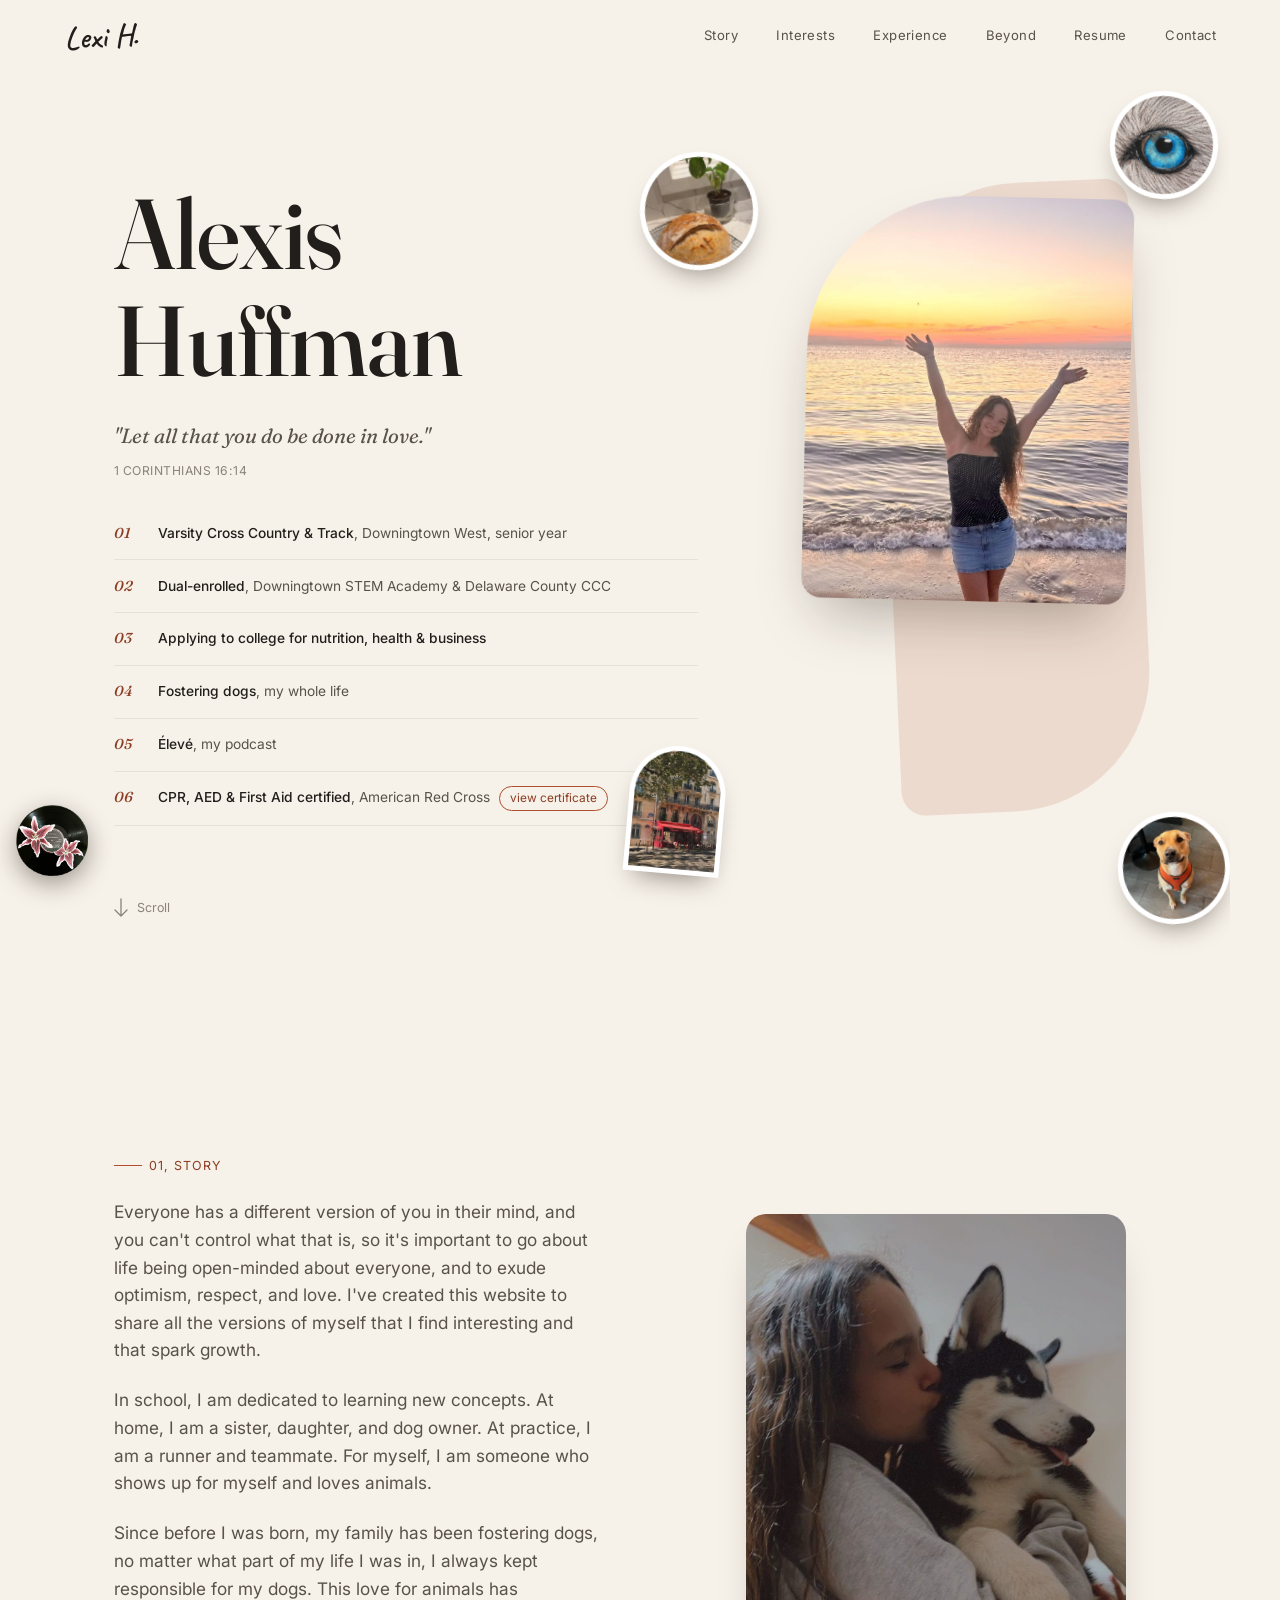
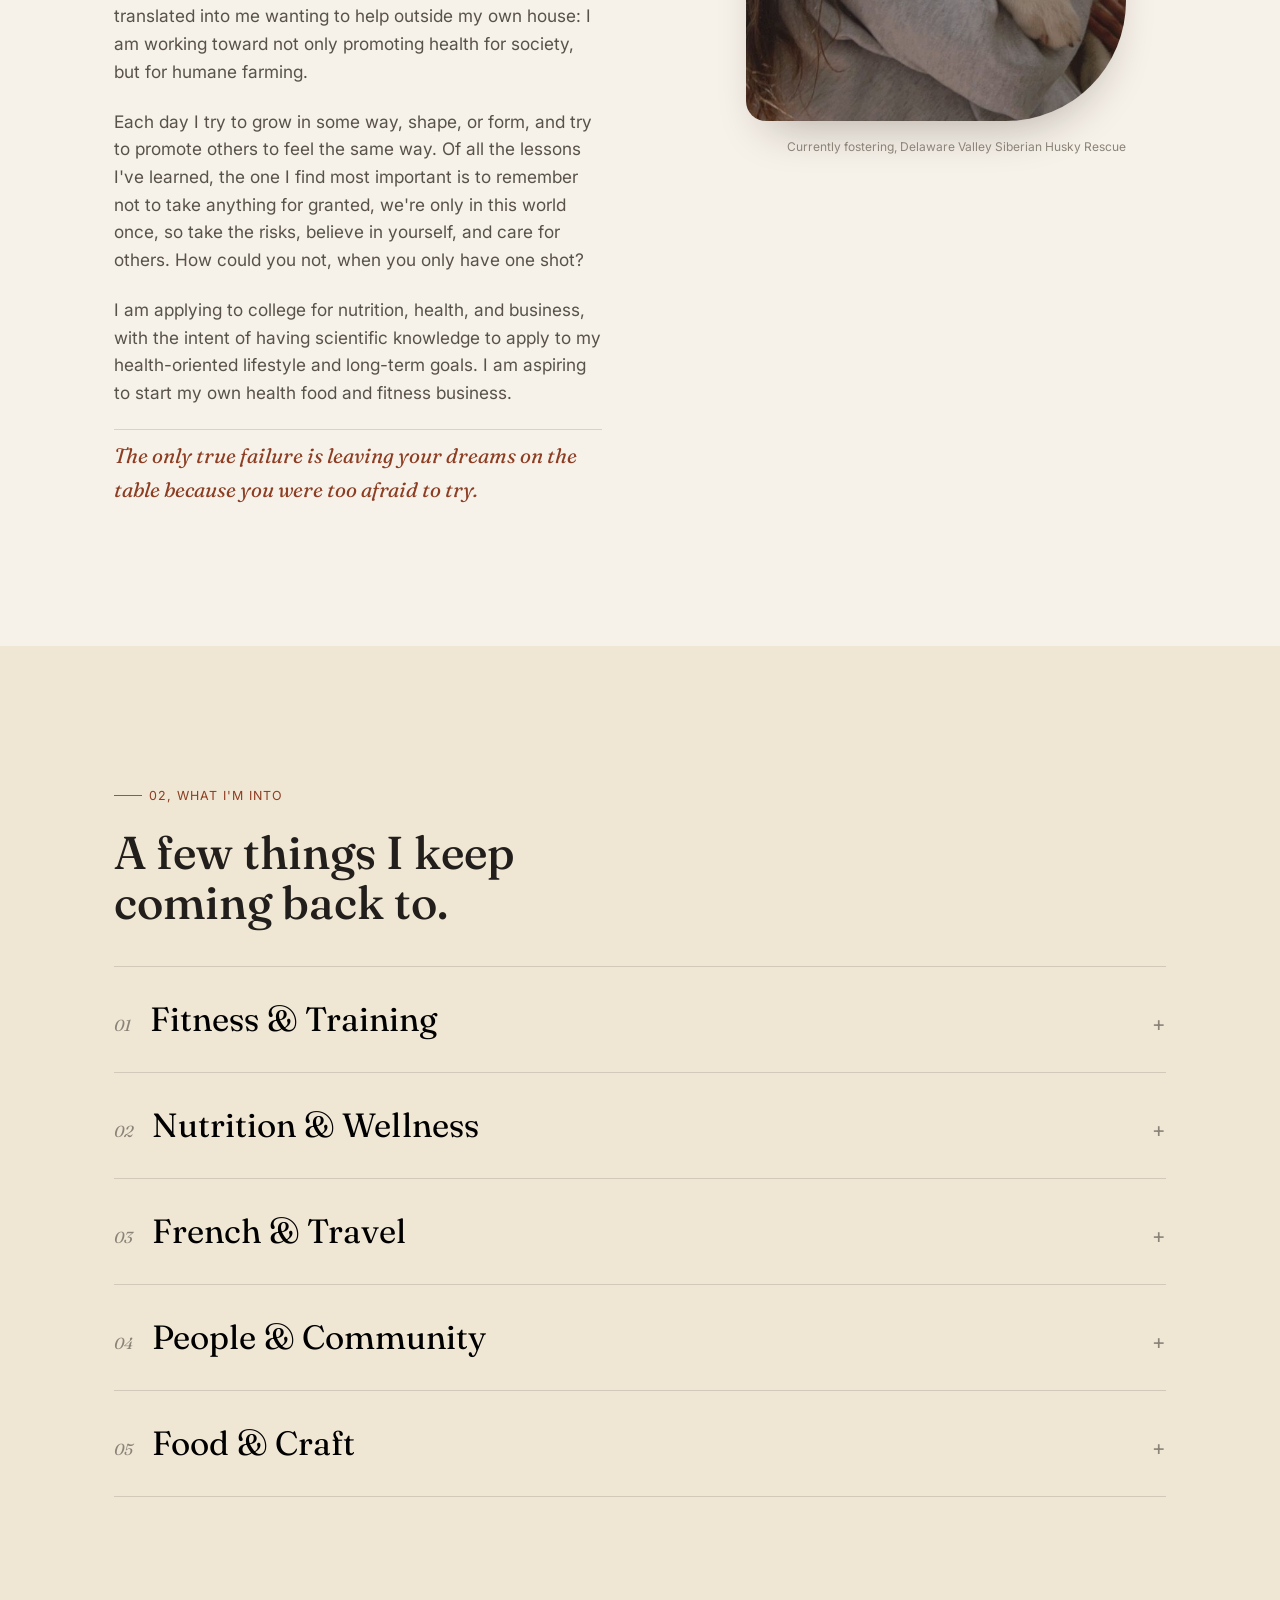
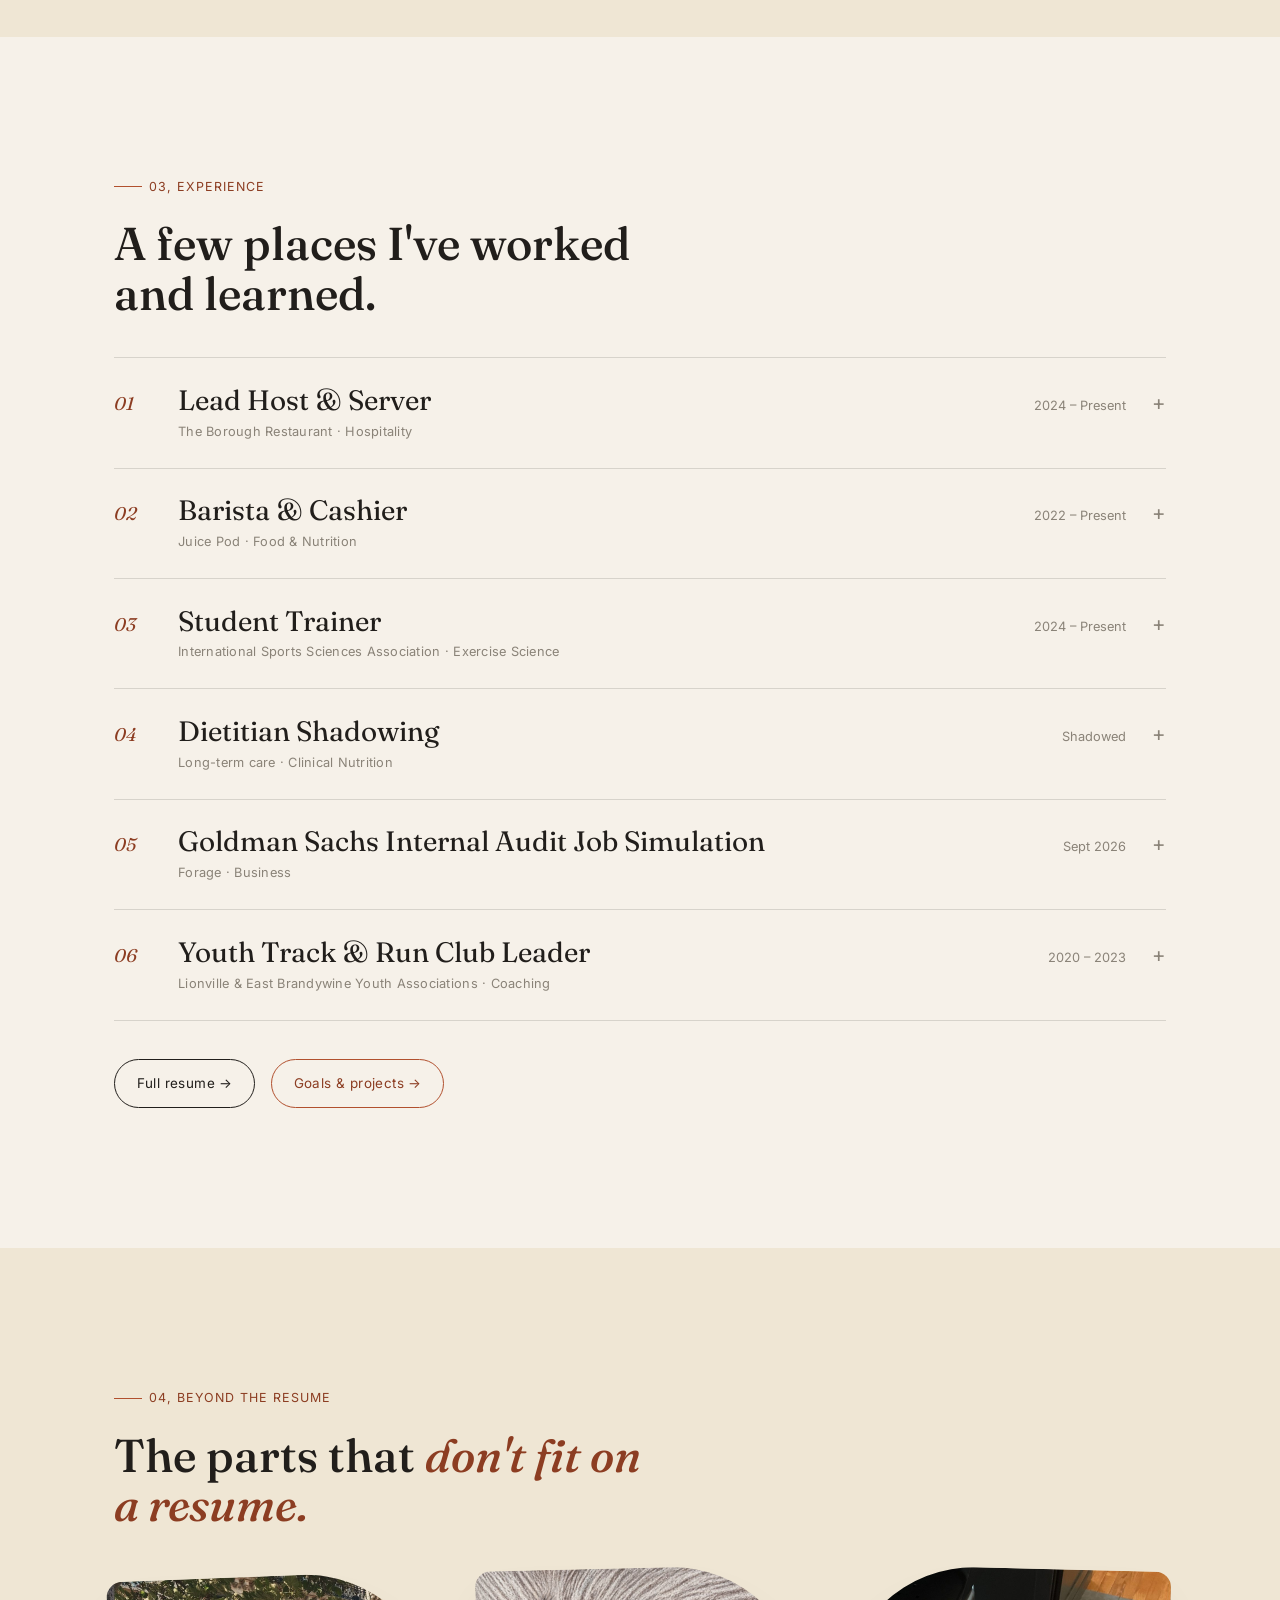
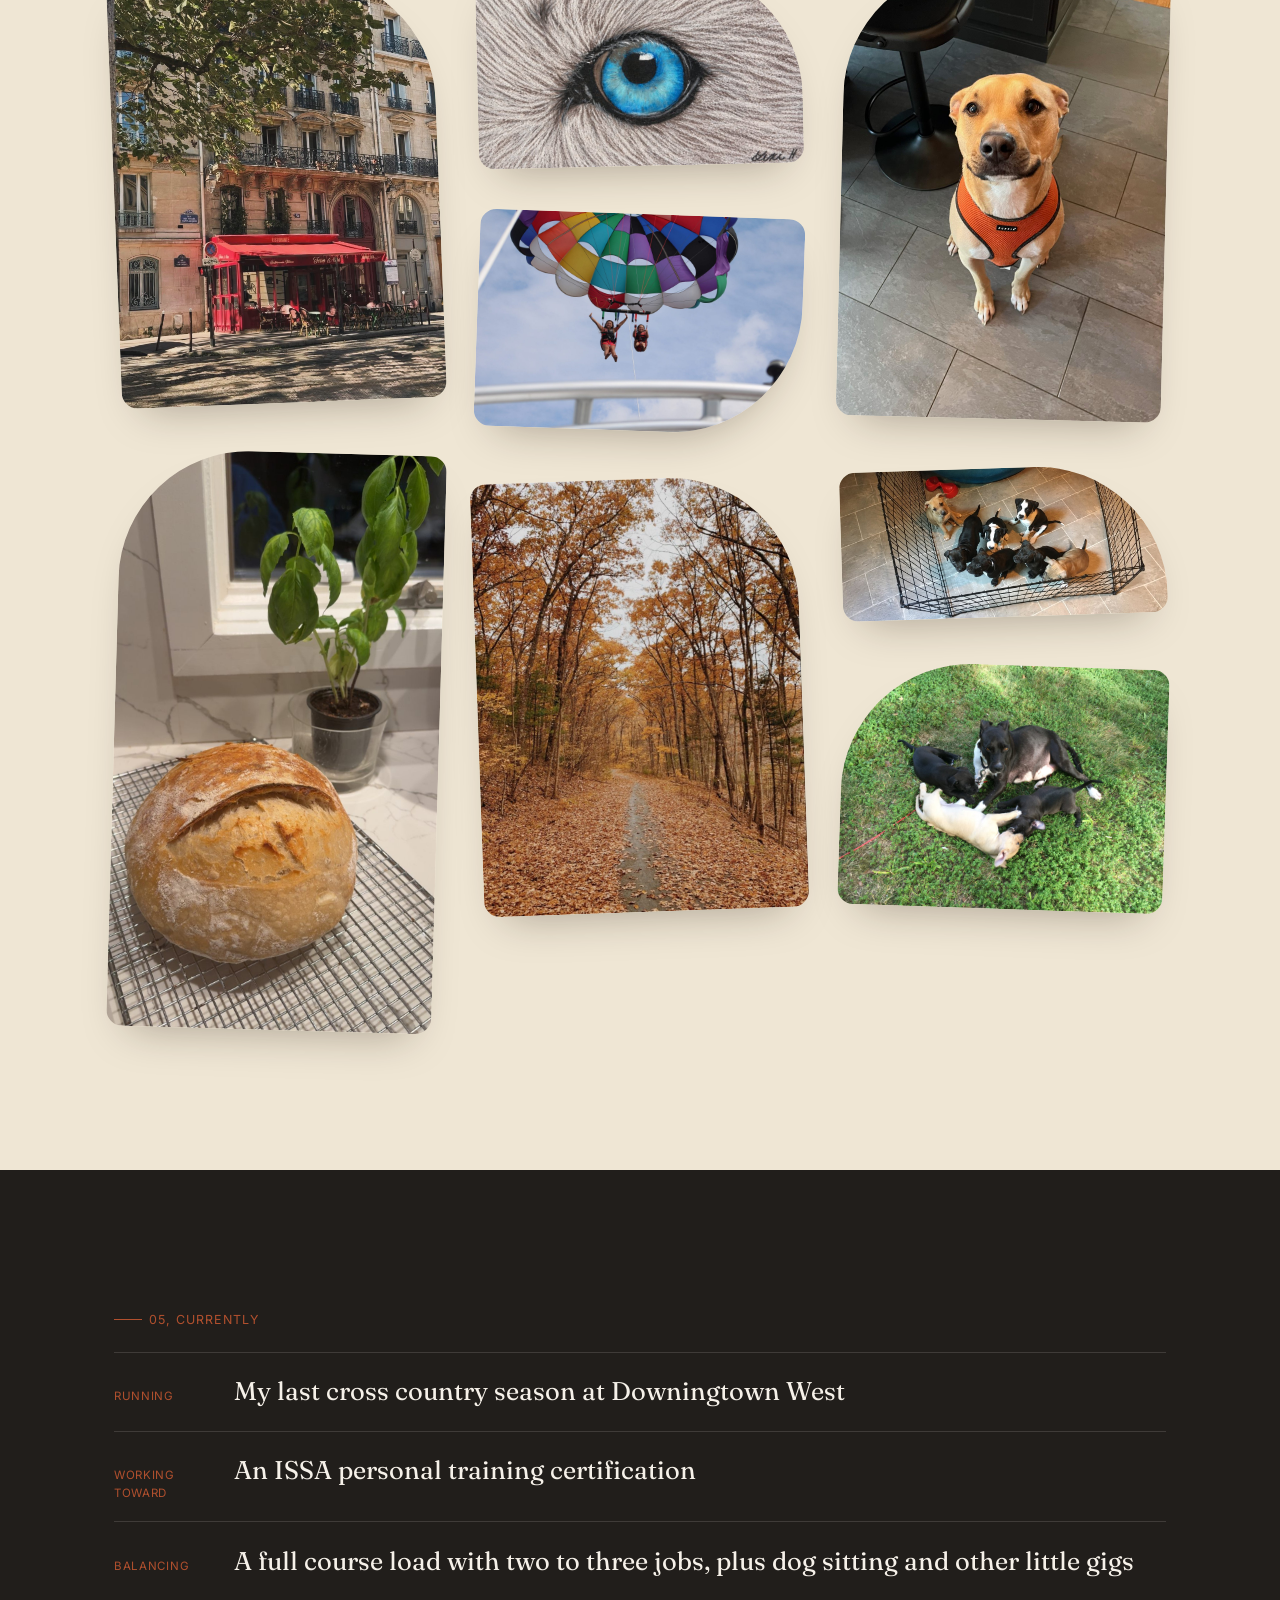
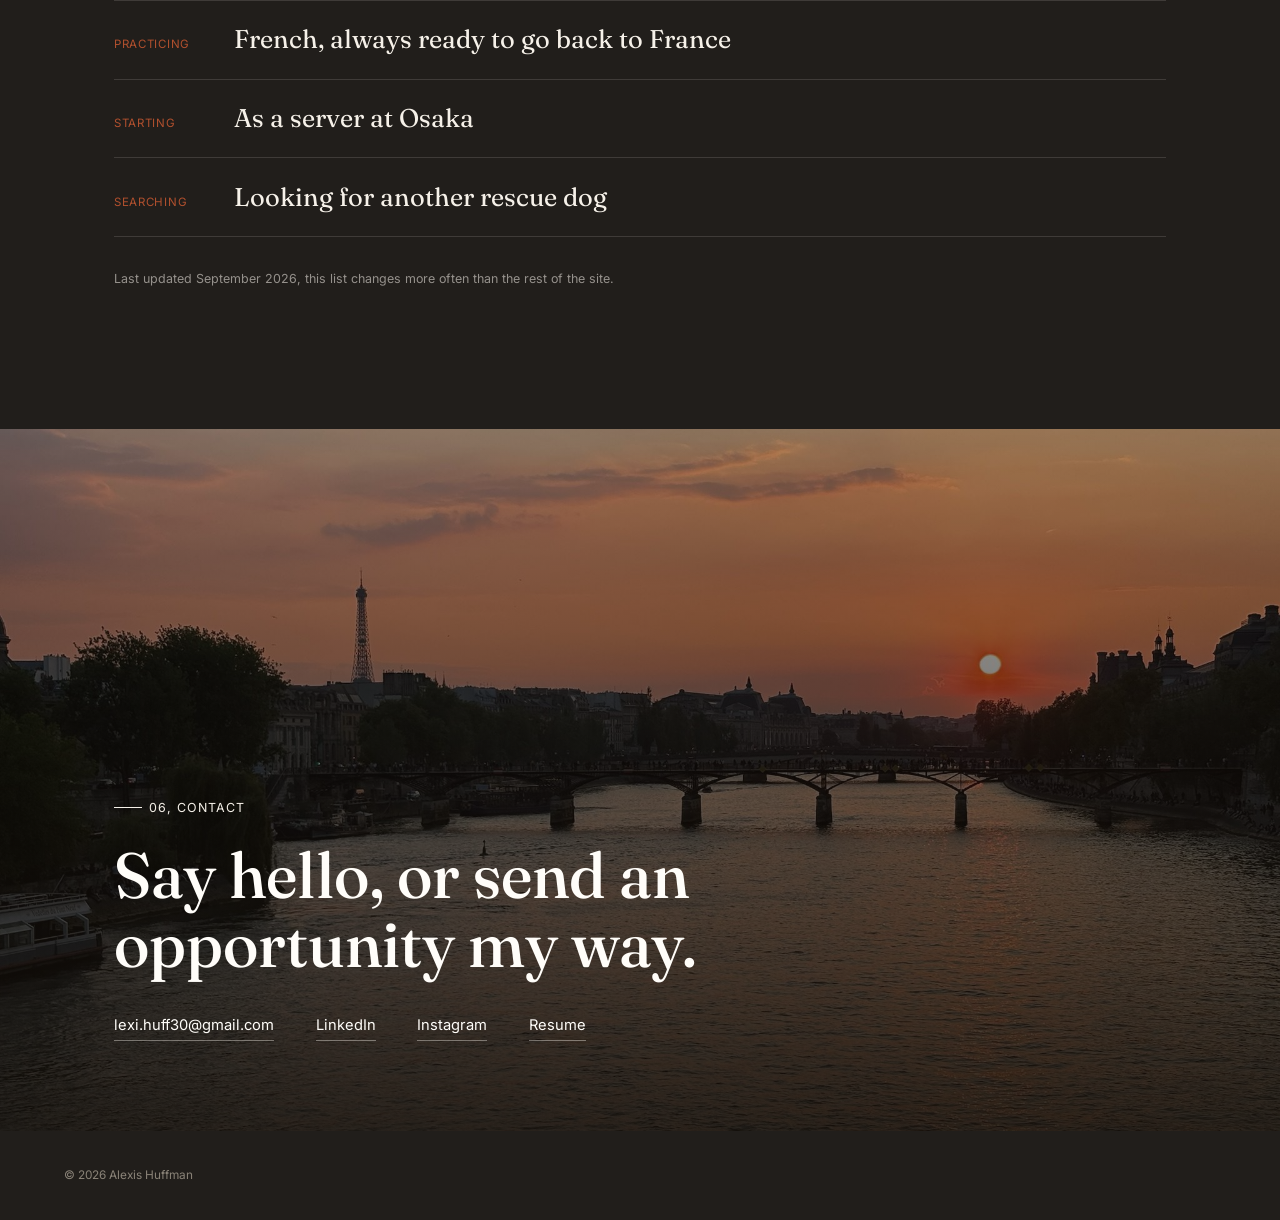
<file: index.html>
<!doctype html>
<html lang="en">
<head>
<meta charset="utf-8">
<meta name="viewport" content="width=device-width, initial-scale=1">
<title>Alexis Huffman</title>
<meta name="description" content="Alexis Huffman, varsity runner, restaurant lead host, and future health &amp; wellness professional.">

<meta property="og:type" content="website">
<meta property="og:title" content="Alexis Huffman">
<meta property="og:description" content="Varsity runner, restaurant lead host, and future health & wellness professional.">
<meta property="og:image" content="https://lexihuff30-collab.github.io/assets/images/hero-beach.jpg">
<meta property="og:url" content="https://lexihuff30-collab.github.io/">
<meta name="twitter:card" content="summary_large_image">
<meta name="twitter:title" content="Alexis Huffman">
<meta name="twitter:description" content="Varsity runner, restaurant lead host, and future health & wellness professional.">
<meta name="twitter:image" content="https://lexihuff30-collab.github.io/assets/images/hero-beach.jpg">

<link rel="icon" href="data:image/svg+xml,<svg xmlns=%22http://www.w3.org/2000/svg%22 viewBox=%220 0 100 100%22><rect width=%22100%22 height=%22100%22 rx=%2220%22 fill=%22%23211e1b%22/><text x=%2250%22 y=%2268%22 font-size=%2260%22 font-family=%22Georgia,serif%22 fill=%22%23f6f1e9%22 text-anchor=%22middle%22>A</text></svg>">
<link rel="canonical" href="https://lexihuff30-collab.github.io/">
<link rel="stylesheet" href="styles.css">

<script type="application/ld+json">
{
  "@context": "https://schema.org",
  "@type": "Person",
  "name": "Alexis Huffman",
  "alternateName": "Lexi Huffman",
  "url": "https://lexihuff30-collab.github.io/",
  "sameAs": [
    "https://www.linkedin.com/in/alexishuffman",
    "https://instagram.com/lexi.huffman30"
  ],
  "jobTitle": "Student / Aspiring Health & Fitness Professional"
}
</script>
</head>
<body>
<a class="skip-link" href="#main">Skip to content</a>

<header class="site-nav" id="siteNav">
  <a href="#top" class="site-nav__mark" aria-label="Alexis Huffman, home">Lexi H.</a>
  <button class="nav-toggle" id="navToggle" aria-label="Toggle menu" aria-expanded="false" aria-controls="navLinks">
    <span></span><span></span><span></span>
  </button>
  <nav class="site-nav__links" id="navLinks" aria-label="Primary">
    <a href="#story">Story</a>
    <a href="#interests">Interests</a>
    <a href="#experience">Experience</a>
    <a href="#beyond">Beyond</a>
    <a href="resume.html">Resume</a>
    <a href="#contact">Contact</a>
  </nav>
</header>

<main id="main">

  <!-- ============ HERO ============ -->
  <section class="hero container" id="top">
    <div class="hero__grid">
      <div>
        <h1 class="hero__name">
          <span class="line"><span>Alexis</span></span>
          <span class="line"><span>Huffman</span></span>
        </h1>
        <p class="hero__sub reveal">"Let all that you do be done in love." <span class="hero__sub-cite">1 Corinthians 16:14</span></p>

        <ul class="hero__list reveal-stagger">
          <li><b>01</b><span><strong>Varsity Cross Country &amp; Track</strong>, Downingtown West, senior year</span></li>
          <li><b>02</b><span><strong>Dual-enrolled</strong>, Downingtown STEM Academy &amp; Delaware County CCC</span></li>
          <li><b>03</b><span><strong>Applying to college for nutrition, health &amp; business</strong></span></li>
          <li><b>04</b><span><strong>Fostering dogs</strong>, my whole life</span></li>
          <li><b>05</b><span><strong>Élevé</strong>, my podcast</span></li>
          <li><b>06</b><span><strong>CPR, AED &amp; First Aid certified</strong>, American Red Cross <button class="cert-link" type="button" data-lightbox="assets/certs/cert-red-cross-cpr.png" data-alt="American Red Cross certificate of completion for Adult First Aid, CPR and AED, issued to Alexis Huffman on 3/6/2026.">view certificate</button></span></li>
        </ul>

        <a href="#story" class="hero__scroll">
          <svg width="14" height="20" viewBox="0 0 14 20" fill="none" aria-hidden="true"><path d="M7 1v17M1 12l6 6 6-6" stroke="currentColor" stroke-width="1.3" stroke-linecap="round" stroke-linejoin="round"/></svg>
          Scroll
        </a>
      </div>

      <figure class="hero__figure" id="heroFigure">
        <div class="hero__figure-frame">
          <img src="assets/images/hero-beach.jpg" alt="Alexis smiling with arms raised on the beach at sunset." width="1264" height="1900" fetchpriority="high">
        </div>
      </figure>
    </div>

    <div class="hero__stickers">
      <a class="sticker" href="#interests" style="--s:118px;--r:-8deg;--d:0.5s;left:50%;top:15%" aria-label="Food and craft: sourdough">
        <img src="assets/images/beyond-sourdough.jpg" alt="" draggable="false">
        <span class="sticker__label">sourdough</span>
      </a>
      <a class="sticker" href="#beyond" style="--s:108px;--r:7deg;--d:0.65s;right:1%;top:9%" aria-label="Beyond the resume: pastel art">
        <img src="assets/images/beyond-husky-pastel.jpg" alt="" draggable="false">
        <span class="sticker__label">my pastels</span>
      </a>
      <a class="sticker sticker--arch" href="#interests" style="--s:96px;--r:5deg;--d:0.8s;left:49%;bottom:14%" aria-label="French and travel">
        <img src="assets/images/beyond-paris-cafe.jpg" alt="" draggable="false">
        <span class="sticker__label">oui, paris</span>
      </a>
      <a class="sticker" href="humane-farming.html" style="--s:112px;--r:-6deg;--d:0.95s;right:0%;bottom:9%" aria-label="On animals and humane farming">
        <img src="assets/images/beyond-foster-dog.jpg" alt="" draggable="false">
        <span class="sticker__label">foster pup</span>
      </a>
    </div>
  </section>

  <!-- ============ STORY ============ -->
  <section class="section container" id="story">
    <p class="eyebrow reveal">01, Story</p>
    <div class="about__grid">
      <div class="about__copy reveal">
        <p>Everyone has a different version of you in their mind, and you can't control what that is, so it's important to go about life being open-minded about everyone, and to exude optimism, respect, and love. I've created this website to share all the versions of myself that I find interesting and that spark growth.</p>
        <p>In school, I am dedicated to learning new concepts. At home, I am a sister, daughter, and dog owner. At practice, I am a runner and teammate. For myself, I am someone who shows up for myself and loves animals.</p>
        <p>Since before I was born, my family has been fostering dogs, no matter what part of my life I was in, I always kept responsible for my dogs. This love for animals has translated into me wanting to help outside my own house: I am working toward not only promoting health for society, but for humane farming.</p>
        <p>Each day I try to grow in some way, shape, or form, and try to promote others to feel the same way. Of all the lessons I've learned, the one I find most important is to remember not to take anything for granted, we're only in this world once, so take the risks, believe in yourself, and care for others. How could you not, when you only have one shot?</p>
        <p>I am applying to college for nutrition, health, and business, with the intent of having scientific knowledge to apply to my health-oriented lifestyle and long-term goals. I am aspiring to start my own health food and fitness business.</p>
        <p class="about__motto">The only true failure is leaving your dreams on the table because you were too afraid to try.</p>
      </div>
      <figure class="about__figure reveal">
        <div class="about__figure-frame">
          <img src="assets/images/about-husky.jpg" alt="Alexis kissing the head of a foster husky at home." loading="lazy">
        </div>
        <figcaption class="about__figure-cap">Currently fostering, Delaware Valley Siberian Husky Rescue</figcaption>
      </figure>
    </div>
  </section>

  <!-- ============ INTERESTS ============ -->
  <section class="section section--alt" id="interests">
    <div class="container">
      <p class="eyebrow reveal">02, What I'm Into</p>
      <h2 class="section-title reveal">A few things I keep coming back to.</h2>

      <div class="interests reveal">
        <div class="interest" data-open="false">
          <button class="interest__trigger" aria-expanded="false" aria-controls="panel-fitness">
            <span><span class="interest__num">01</span><span class="interest__label">Fitness &amp; Training</span></span>
            <span class="interest__icon" aria-hidden="true">+</span>
          </button>
          <div class="interest__panel" id="panel-fitness">
            <div class="interest__panel-inner">
              <div class="interest__body">
                <p>Varsity cross country and track for four years, plus an ISSA personal training certification in progress. I have always prioritized my health, and through that, I have learned balance and discipline.</p>
                <img class="interest__body-img--action" src="assets/images/fitness-running.jpg" alt="Alexis running solo in a pink Downingtown West jersey during a cross country race." width="1000" height="1000" loading="lazy">
              </div>
            </div>
          </div>
        </div>

        <div class="interest" data-open="false">
          <button class="interest__trigger" aria-expanded="false" aria-controls="panel-nutrition">
            <span><span class="interest__num">02</span><span class="interest__label">Nutrition &amp; Wellness</span></span>
            <span class="interest__icon" aria-hidden="true">+</span>
          </button>
          <div class="interest__panel" id="panel-nutrition">
            <div class="interest__panel-inner">
              <div class="interest__body">
                <p>I give a lot of informal nutrition advice from behind a juice bar counter, what to eat before a workout, what actually has protein in it. I want to expand on that knowledge through a degree, so I can make people more empowered about what they eat instead of confused.</p>
                <img src="assets/images/interest-nutrition-wrap.jpg" alt="An egg and vegetable wrap Alexis made, held up outdoors." loading="lazy">
              </div>
            </div>
          </div>
        </div>

        <div class="interest" data-open="false">
          <button class="interest__trigger" aria-expanded="false" aria-controls="panel-french">
            <span><span class="interest__num">03</span><span class="interest__label">French &amp; Travel</span></span>
            <span class="interest__icon" aria-hidden="true">+</span>
          </button>
          <div class="interest__panel" id="panel-french">
            <div class="interest__panel-inner">
              <div class="interest__body">
                <p>Six years of learning French, applied in real life on my trip to France, opened doors beyond the classroom, to foreign friendships, culture, global awareness, and compassion.</p>
                <img src="assets/images/interest-travel-eiffel-night.jpg" alt="The Eiffel Tower lit up at night, seen from the Seine." loading="lazy">
              </div>
            </div>
          </div>
        </div>

        <div class="interest" data-open="false">
          <button class="interest__trigger" aria-expanded="false" aria-controls="panel-people">
            <span><span class="interest__num">04</span><span class="interest__label">People &amp; Community</span></span>
            <span class="interest__icon" aria-hidden="true">+</span>
          </button>
          <div class="interest__panel" id="panel-people">
            <div class="interest__panel-inner">
              <div class="interest__body">
                <p>Weekly volunteering at The Lord's Pantry, a few years coaching kids in a youth running club, Vacation Bible School most summers, volunteering at the Brandywine Valley SPCA, and fostering dogs with Delaware Valley Siberian Husky Rescue.</p>
                <img class="interest__body-img--wide" src="assets/images/interest-community-ptk.jpg" alt="Alexis with the Phi Theta Kappa group meeting with state representatives at Delaware County Community College." loading="lazy">
              </div>
            </div>
          </div>
        </div>

        <div class="interest" data-open="false">
          <button class="interest__trigger" aria-expanded="false" aria-controls="panel-craft">
            <span><span class="interest__num">05</span><span class="interest__label">Food &amp; Craft</span></span>
            <span class="interest__icon" aria-hidden="true">+</span>
          </button>
          <div class="interest__panel" id="panel-craft">
            <div class="interest__panel-inner">
              <div class="interest__body">
                <p>I bake my own sourdough, decorated my own senior year jeans, and enjoy painting and pastel art. I like opportunities to be creative because it helps me remember the little joys in life, and makes figuring things out a little more fun.</p>
                <button class="flip" type="button" aria-pressed="false" aria-label="Senior jeans I decorated. Showing the front. Tap to flip to the back.">
                  <span class="flip__inner">
                    <img class="flip__face flip__front" src="assets/images/jeans-front.png" alt="The front of the senior jeans: pink SENIOR letters, bows, a cross, a paw print, and rhinestone swirls." width="298" height="520" loading="lazy">
                    <img class="flip__face flip__back" src="assets/images/jeans-back.png" alt="The back of the senior jeans: a bow pocket and a pink 27 pocket." width="316" height="520" loading="lazy">
                  </span>
                  <span class="flip__hint">tap to flip</span>
                </button>
              </div>
            </div>
          </div>
        </div>
      </div>
    </div>
  </section>

  <!-- ============ EXPERIENCE ============ -->
  <section class="section container" id="experience">
    <p class="eyebrow reveal">03, Experience</p>
    <h2 class="section-title reveal">A few places I've worked and learned.</h2>

    <div class="index-list reveal">
      <div class="index-row" data-open="false">
        <button class="index-row__trigger" aria-expanded="false" aria-controls="xp-1">
          <span class="index-row__num">01</span>
          <span class="index-row__main"><span class="index-row__title">Lead Host &amp; Server</span><span class="index-row__meta">The Borough Restaurant · Hospitality</span></span>
          <span class="index-row__side">2024 – Present</span>
          <span class="index-row__icon" aria-hidden="true">+</span>
        </button>
        <div class="index-row__panel" id="xp-1"><div class="index-row__inner">
          <p><b>What I do</b>Run the floor during high-volume dinner service, seating, reservations, training incoming hosts, and coordinating with servers and management in real time.</p>
          <p><b>What it taught me</b>How to stay calm and specific when five things are going wrong at once, and that good service is mostly just paying close attention to people.</p>
        </div></div>
      </div>

      <div class="index-row" data-open="false">
        <button class="index-row__trigger" aria-expanded="false" aria-controls="xp-2">
          <span class="index-row__num">02</span>
          <span class="index-row__main"><span class="index-row__title">Barista &amp; Cashier</span><span class="index-row__meta">Juice Pod · Food &amp; Nutrition</span></span>
          <span class="index-row__side">2022 – Present</span>
          <span class="index-row__icon" aria-hidden="true">+</span>
        </button>
        <div class="index-row__panel" id="xp-2"><div class="index-row__inner">
          <p><b>What I do</b>Open and close independently, handle the register and inventory, and end up giving a lot of impromptu nutrition guidance, macros, food choices, what to eat before a workout.</p>
          <p><b>What it taught me</b>How much people want to eat and train well and just don't know where to start. It's a big part of why I'm chasing the ISSA certification.</p>
        </div></div>
      </div>

      <div class="index-row" data-open="false">
        <button class="index-row__trigger" aria-expanded="false" aria-controls="xp-3">
          <span class="index-row__num">03</span>
          <span class="index-row__main"><span class="index-row__title">Student Trainer</span><span class="index-row__meta">International Sports Sciences Association · Exercise Science</span></span>
          <span class="index-row__side">2024 – Present</span>
          <span class="index-row__icon" aria-hidden="true">+</span>
        </button>
        <div class="index-row__panel" id="xp-3"><div class="index-row__inner">
          <p><b>What I do</b>Study exercise science, program design, and client safety toward a personal training certification, and help friends and people at the gym in the meantime.</p>
          <p><b>What it taught me</b>That the technical side of fitness (physiology, programming, safety) interests me as much as the coaching side does.</p>
        </div></div>
      </div>

      <div class="index-row" data-open="false">
        <button class="index-row__trigger" aria-expanded="false" aria-controls="xp-5">
          <span class="index-row__num">04</span>
          <span class="index-row__main"><span class="index-row__title">Dietitian Shadowing</span><span class="index-row__meta">Long-term care · Clinical Nutrition</span></span>
          <span class="index-row__side">Shadowed</span>
          <span class="index-row__icon" aria-hidden="true">+</span>
        </button>
        <div class="index-row__panel" id="xp-5"><div class="index-row__inner">
          <p><b>What I did</b>Shadowed a registered dietitian at a long-term care facility, observed patient consultations, learned nutrition counseling techniques, and explored a dietetics career.</p>
        </div></div>
      </div>

      <div class="index-row" data-open="false">
        <button class="index-row__trigger" aria-expanded="false" aria-controls="xp-6">
          <span class="index-row__num">05</span>
          <span class="index-row__main"><span class="index-row__title">Goldman Sachs Internal Audit Job Simulation</span><span class="index-row__meta">Forage · Business</span></span>
          <span class="index-row__side">Sept 2026</span>
          <span class="index-row__icon" aria-hidden="true">+</span>
        </button>
        <div class="index-row__panel" id="xp-6"><div class="index-row__inner">
          <p>A self-paced Forage simulation covering foundations of internal audit and risk assessment in global banking &amp; markets, a detour outside my usual lane, taken on curiosity rather than a career pivot.</p>
          <p><button class="cert-link" data-lightbox="assets/certs/cert-goldman-sachs.png" data-alt="Forage certificate of completion for the Goldman Sachs Internal Audit Job Simulation, September 11, 2026.">view certificate</button></p>
        </div></div>
      </div>

      <div class="index-row" data-open="false">
        <button class="index-row__trigger" aria-expanded="false" aria-controls="xp-4">
          <span class="index-row__num">06</span>
          <span class="index-row__main"><span class="index-row__title">Youth Track &amp; Run Club Leader</span><span class="index-row__meta">Lionville &amp; East Brandywine Youth Associations · Coaching</span></span>
          <span class="index-row__side">2020 – 2023</span>
          <span class="index-row__icon" aria-hidden="true">+</span>
        </button>
        <div class="index-row__panel" id="xp-4"><div class="index-row__inner">
          <p><b>What I do</b>Led weekly practices and taught running technique to kids years younger than me.</p>
          <p><b>What it taught me</b>How to break down something I do instinctively into something an eight-year-old can actually use, and how much patience that takes. Coaching is a communication skill before it's anything else.</p>
        </div></div>
      </div>
    </div>

    <div class="page-header__actions reveal" style="margin-top:2.4rem;">
      <a href="resume.html" class="btn">Full resume →</a>
      <a href="projects.html" class="btn btn--rust">Goals &amp; projects →</a>
    </div>
  </section>

  <!-- ============ BEYOND THE RESUME ============ -->
  <section class="section section--alt" id="beyond">
    <div class="container">
      <p class="eyebrow reveal">04, Beyond the Resume</p>
      <h2 class="section-title reveal">The parts that <em>don't fit on a resume.</em></h2>

      <div class="beyond__grid">
        <a class="beyond__item" href="#beyond" tabindex="0">
          <img src="assets/images/beyond-paris-cafe.jpg" alt="A red Parisian café awning on a quiet street corner." loading="lazy">
          <span class="beyond__cap">It all started with a two-week French exchange that made me realize my potential, prompting me to budget for visits over the years.</span>
        </a>
        <a class="beyond__item" href="#beyond" tabindex="0">
          <img src="assets/images/beyond-sourdough.jpg" alt="A fresh loaf of sourdough bread cooling on a rack." loading="lazy">
          <span class="beyond__cap">Baking is my favorite form of giving. I intend to use the same sourdough starter in my café one day, for its nutritional benefit.</span>
        </a>
        <a class="beyond__item" href="#beyond" tabindex="0">
          <img src="assets/images/beyond-husky-pastel.jpg" alt="A close-up pastel drawing of a husky's bright blue eye, signed Lexi H." loading="lazy">
          <span class="beyond__cap">Husky eye, pastel.</span>
        </a>
        <a class="beyond__item" href="#beyond" tabindex="0">
          <img src="assets/images/beyond-parasailing.jpg" alt="Alexis parasailing above the ocean with a friend, waving." loading="lazy">
          <span class="beyond__cap">Thrill over chill.</span>
        </a>
        <a class="beyond__item" href="#beyond" tabindex="0">
          <img src="assets/images/beyond-autumn-trail.jpg" alt="A quiet path through a forest covered in fallen autumn leaves." loading="lazy">
          <span class="beyond__cap">Podcast walks.</span>
        </a>
        <a class="beyond__item" href="humane-farming.html">
          <img src="assets/images/beyond-foster-dog.jpg" alt="A foster dog sitting in the kitchen, wearing an orange harness." loading="lazy">
          <span class="beyond__cap">My family has fostered dogs since before I was born, read why that turned into a bigger interest in animal welfare and humane farming →</span>
        </a>
        <a class="beyond__item" href="#beyond" tabindex="0">
          <img src="assets/images/beyond-puppies.jpg" alt="Seven foster puppies sitting together in a play pen, looking up at the camera." loading="lazy">
          <span class="beyond__cap">Took on fostering a litter of puppies.</span>
        </a>
        <a class="beyond__item" href="#beyond" tabindex="0">
          <img src="assets/images/beyond-trudy-puppies.jpg" alt="Trudy, the puppies' mother, lying in the grass with three of her puppies." loading="lazy">
          <span class="beyond__cap">As well as the mother of the puppies, who had behavioral issues due to stress from dog fighting, so I trained her to feel safe around humans again.</span>
        </a>
      </div>
    </div>
  </section>

  <!-- ============ CURRENTLY ============ -->
  <section class="section currently" id="currently">
    <div class="container">
      <p class="eyebrow reveal">05, Currently</p>
      <ul class="currently__list reveal-stagger">
        <li data-verb="Running">My last cross country season at Downingtown West</li>
        <li data-verb="Working toward">An ISSA personal training certification</li>
        <li data-verb="Balancing">A full course load with two to three jobs, plus dog sitting and other little gigs</li>
        <li data-verb="Practicing">French, always ready to go back to France</li>
        <li data-verb="Starting">As a server at Osaka</li>
        <li data-verb="Searching">Looking for another rescue dog</li>
      </ul>
      <p class="currently__note">Last updated September 2026, this list changes more often than the rest of the site.</p>
    </div>
  </section>

  <!-- ============ CONTACT ============ -->
  <section class="contact" id="contact" style="--bg-url:url('assets/images/contact-seine-sunset.jpg')">
    <div class="container contact__inner">
      <p class="eyebrow reveal">06, Contact</p>
      <h2 class="contact__title reveal">Say hello, or send an opportunity my way.</h2>
      <div class="contact__links reveal">
        <a href="mailto:lexi.huff30@gmail.com">lexi.huff30@gmail.com</a>
        <a href="https://www.linkedin.com/in/alexishuffman" target="_blank" rel="noopener">LinkedIn</a>
        <a href="https://instagram.com/lexi.huffman30" target="_blank" rel="noopener">Instagram</a>
        <a href="resume.html">Resume</a>
      </div>
    </div>
  </section>

</main>

<footer class="site-footer">
  <span>© <span id="year"></span> Alexis Huffman</span>
</footer>

<script src="script.js"></script>
</body>
</html>
</file>
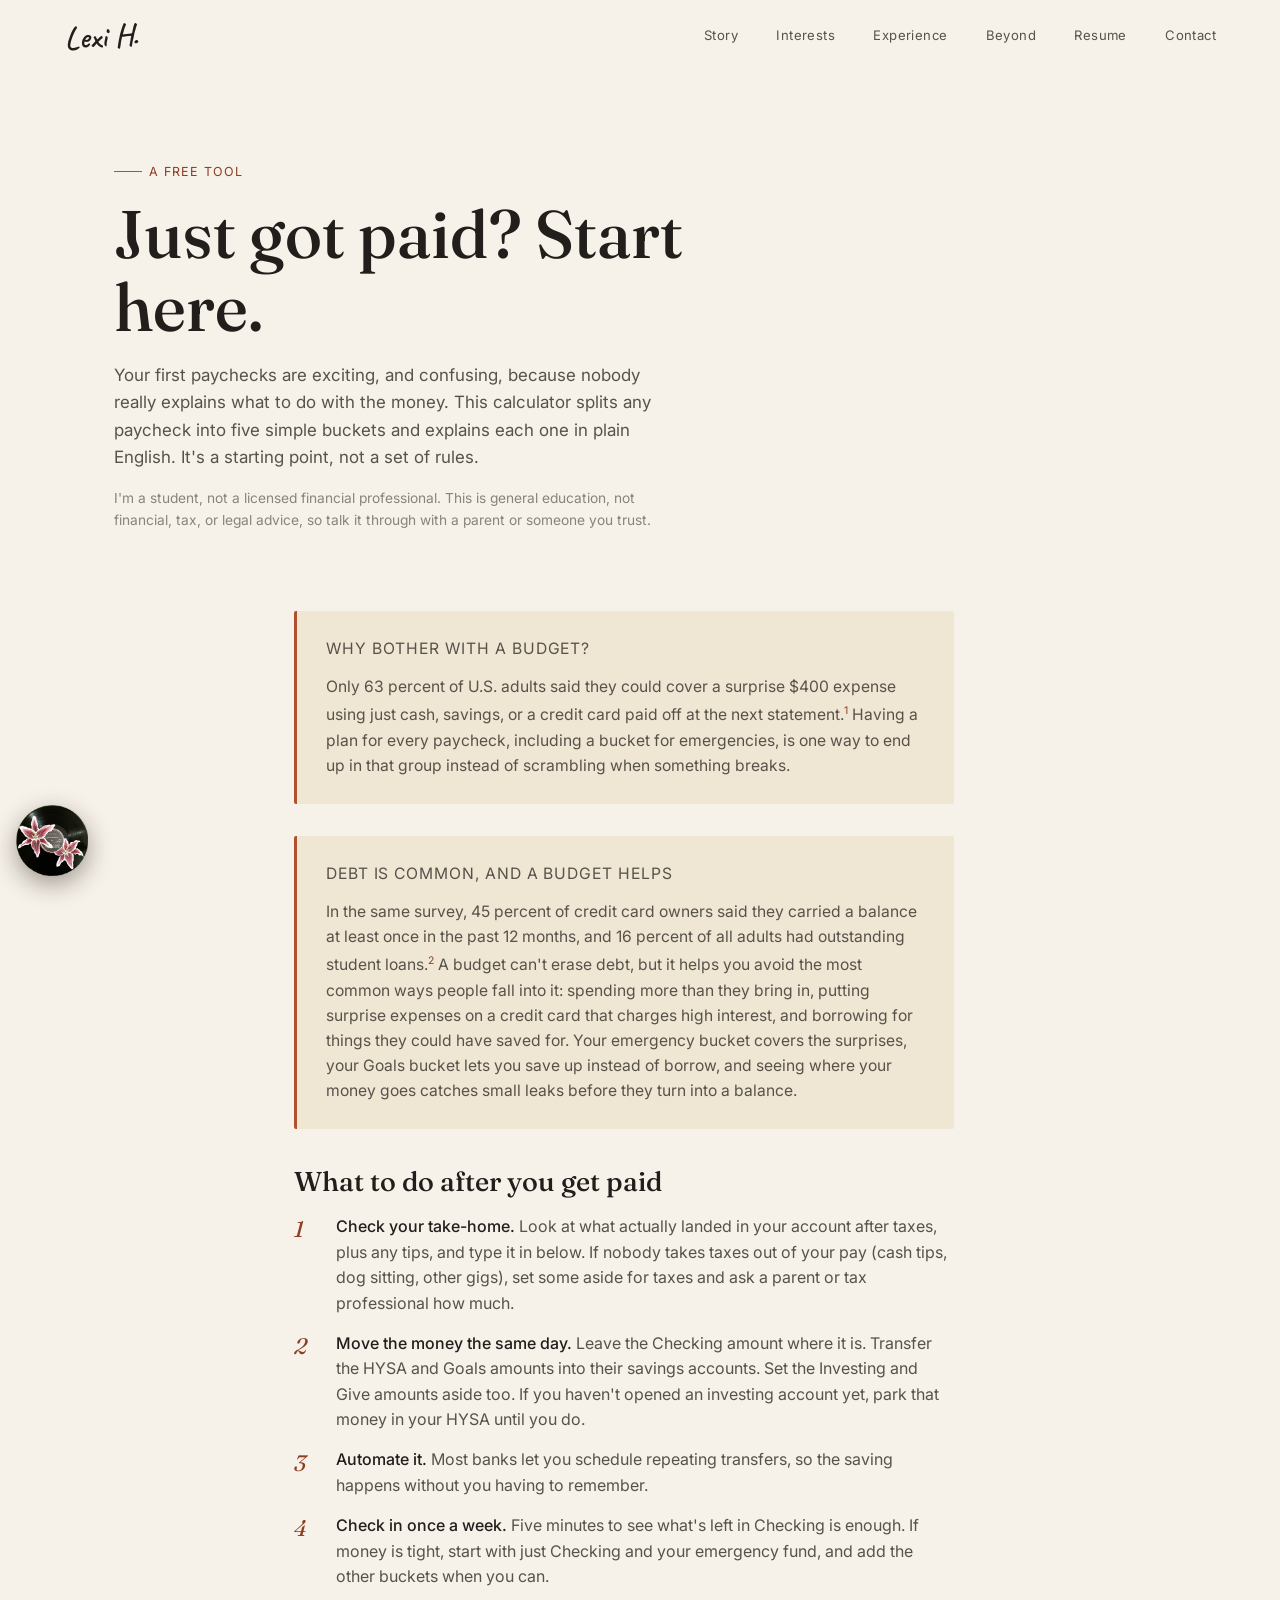
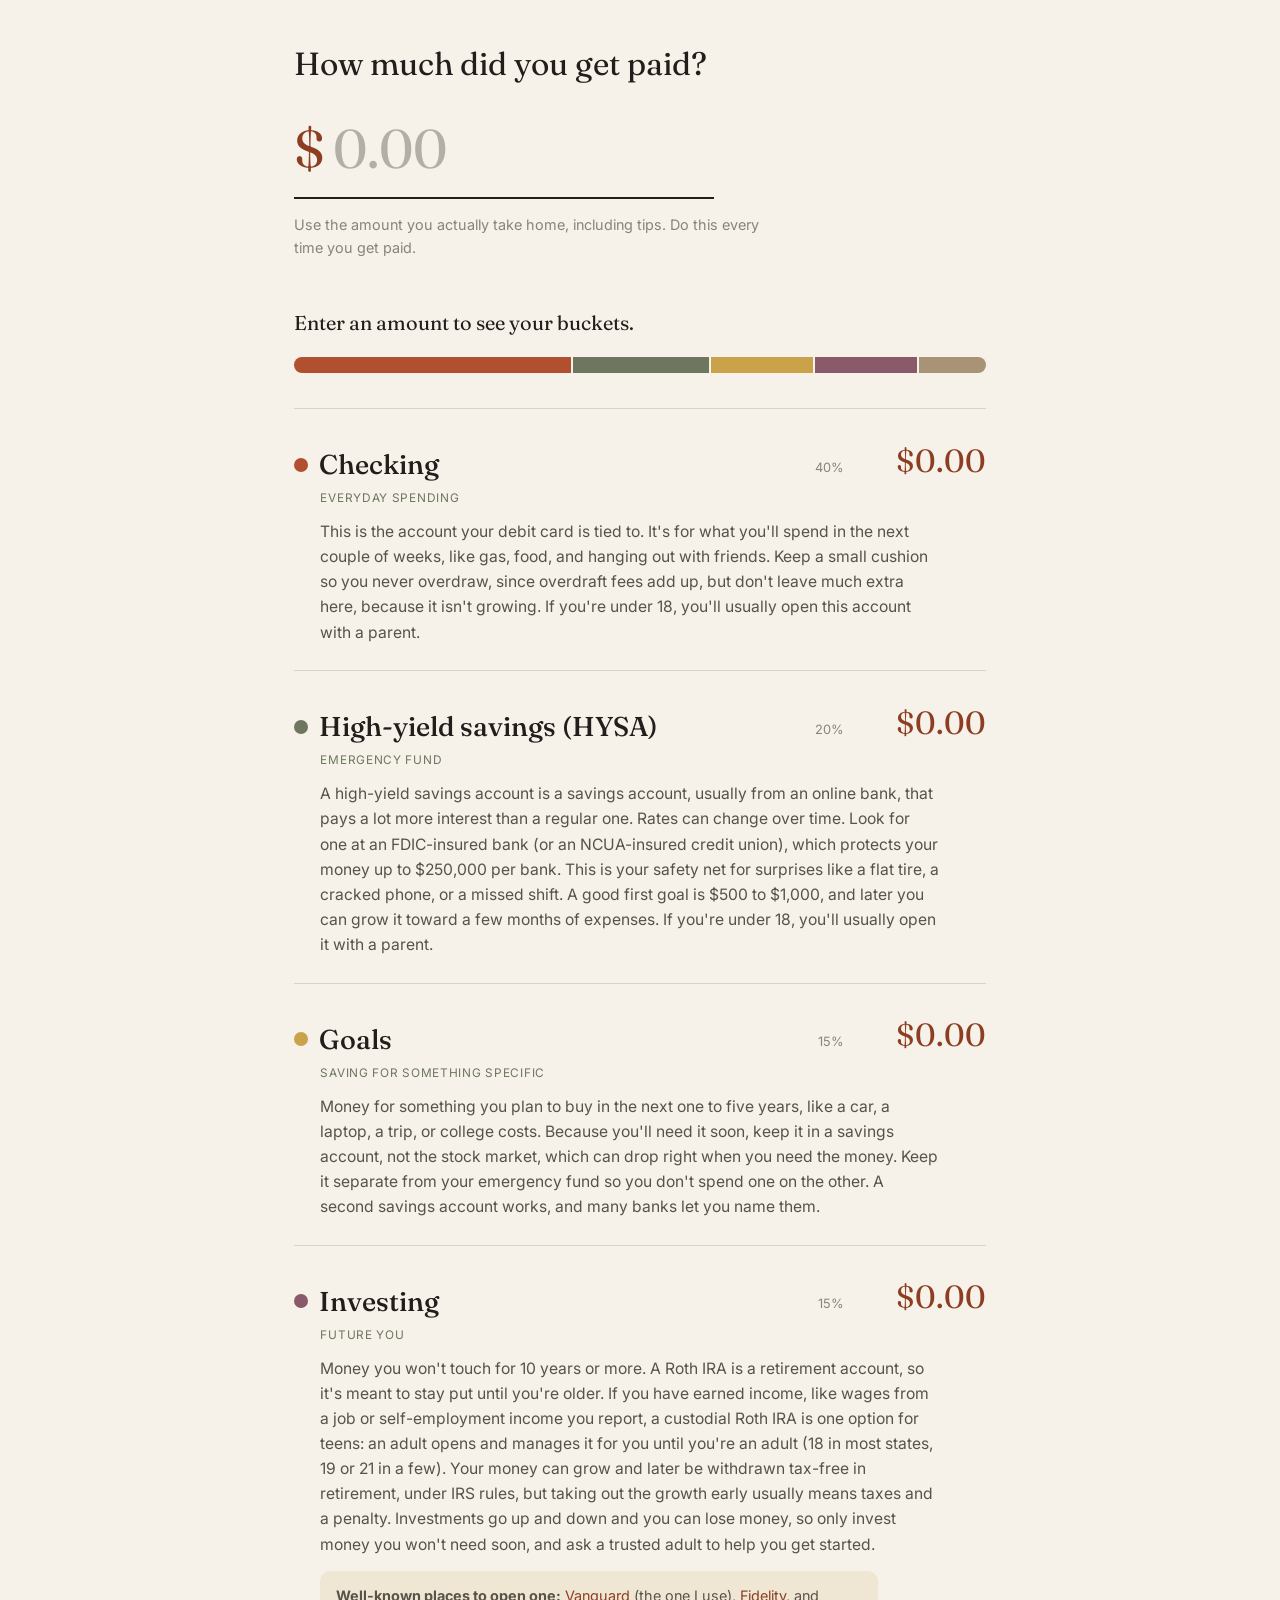
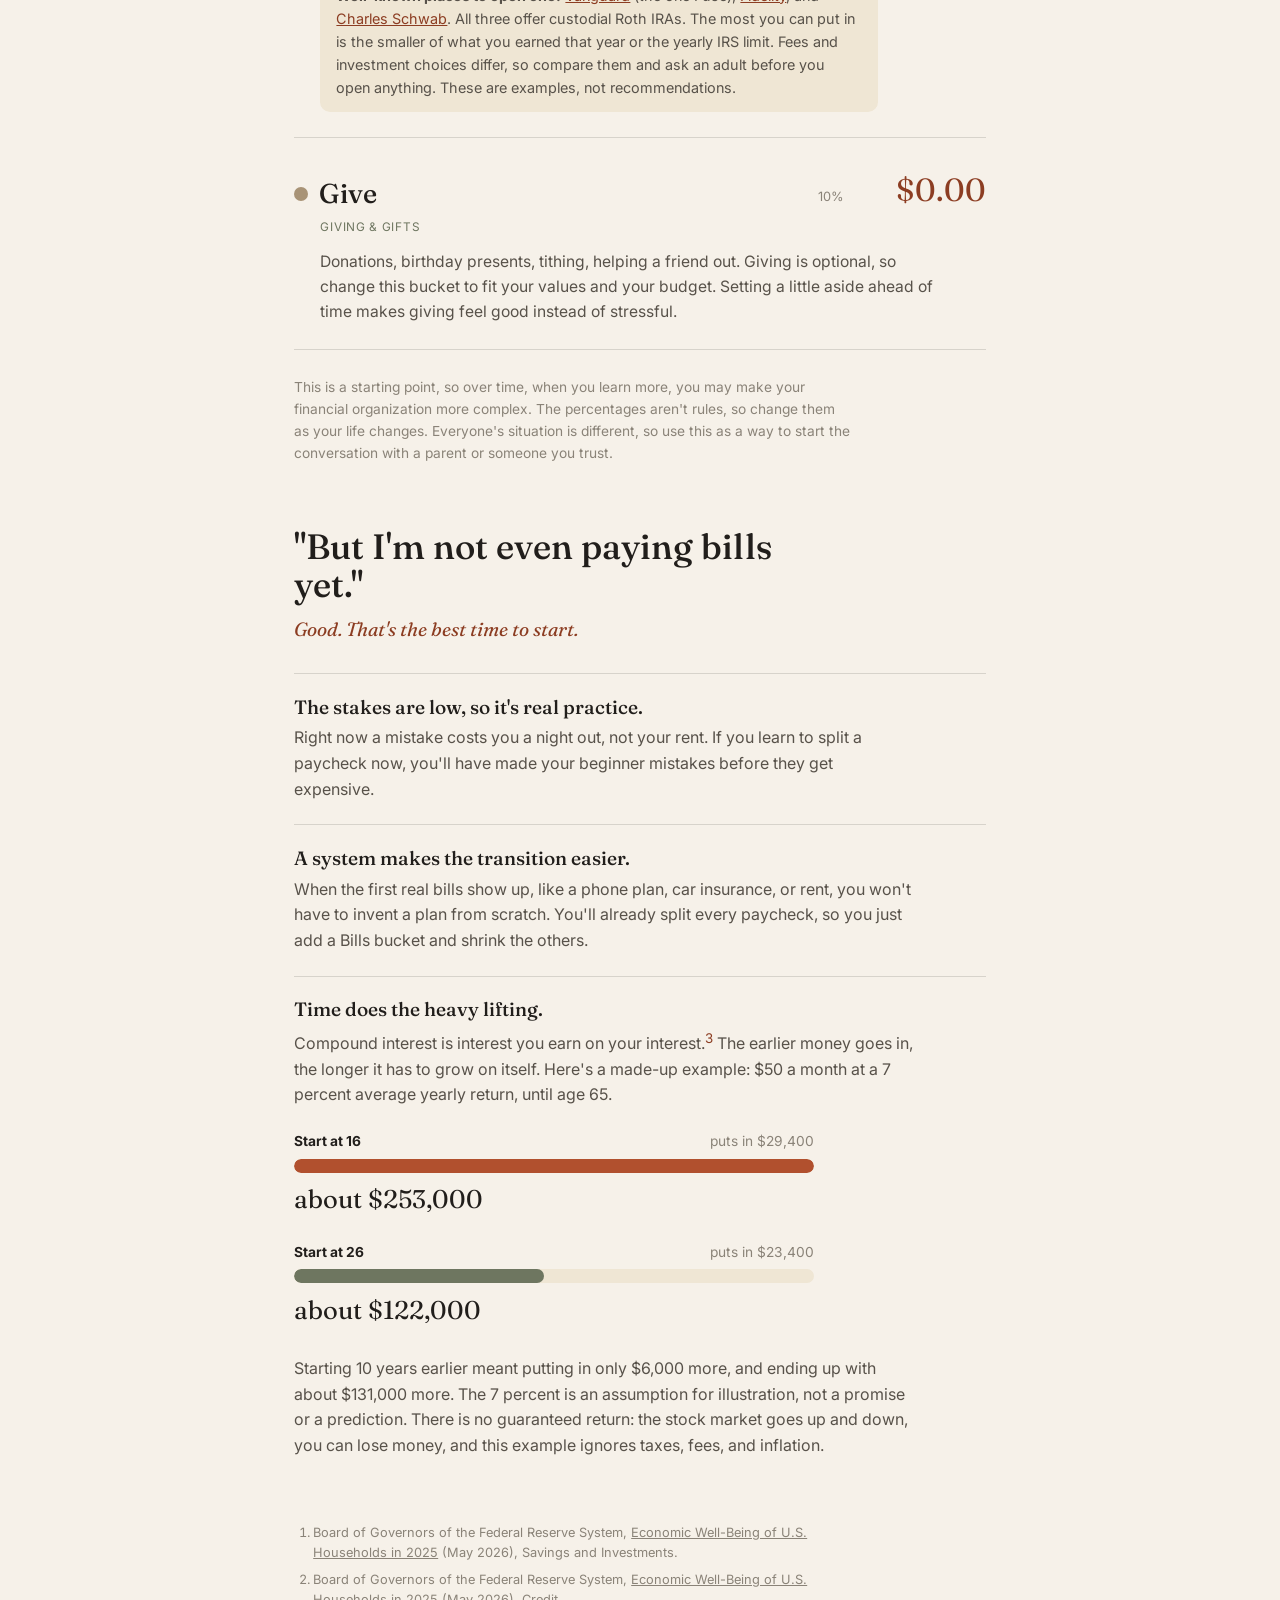
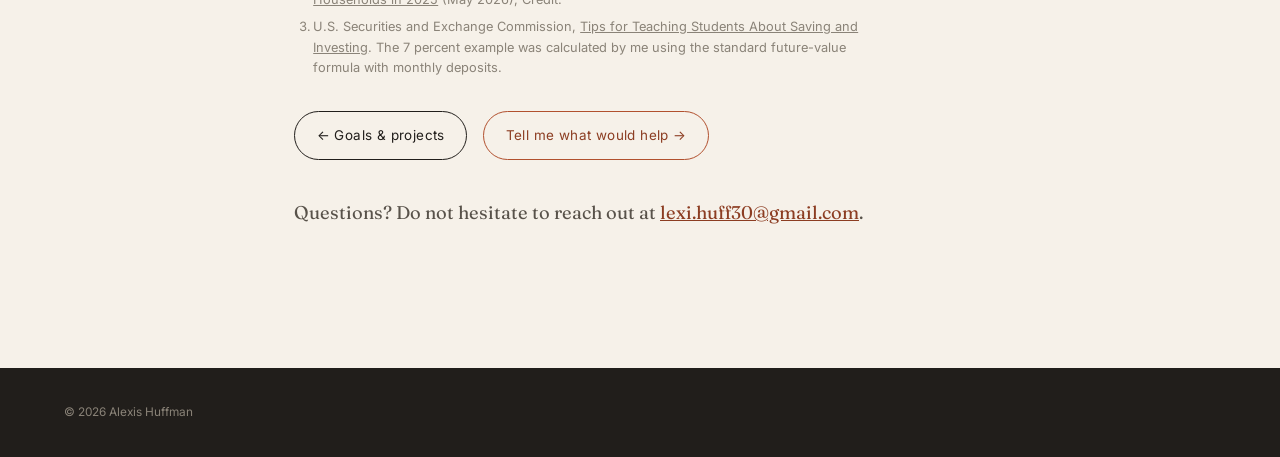
<file: budget.html>
<!doctype html>
<html lang="en">
<head>
<meta charset="utf-8">
<meta name="viewport" content="width=device-width, initial-scale=1">
<title>Paycheck Budget Calculator, Alexis Huffman</title>
<meta name="description" content="A simple, free paycheck budget calculator for teens. Type in what you got paid and see how to split it between checking, a high-yield savings account, goals, investing, and giving.">
<meta property="og:type" content="website">
<meta property="og:title" content="Paycheck Budget Calculator, Alexis Huffman">
<meta property="og:description" content="Just got paid? Type in the amount and see a simple way to split it into buckets. Made for teens who don't know where to start.">
<link rel="icon" href="data:image/svg+xml,<svg xmlns=%22http://www.w3.org/2000/svg%22 viewBox=%220 0 100 100%22><rect width=%22100%22 height=%22100%22 rx=%2220%22 fill=%22%23211e1b%22/><text x=%2250%22 y=%2268%22 font-size=%2260%22 font-family=%22Georgia,serif%22 fill=%22%23f6f1e9%22 text-anchor=%22middle%22>A</text></svg>">
<link rel="canonical" href="https://lexihuff30-collab.github.io/budget.html">
<link rel="stylesheet" href="styles.css">
</head>
<body>
<a class="skip-link" href="#main">Skip to content</a>

<header class="site-nav" id="siteNav">
  <a href="index.html" class="site-nav__mark" aria-label="Alexis Huffman, home">Lexi H.</a>
  <button class="nav-toggle" id="navToggle" aria-label="Toggle menu" aria-expanded="false" aria-controls="navLinks">
    <span></span><span></span><span></span>
  </button>
  <nav class="site-nav__links" id="navLinks" aria-label="Primary">
    <a href="index.html#story">Story</a>
    <a href="index.html#interests">Interests</a>
    <a href="index.html#experience">Experience</a>
    <a href="index.html#beyond">Beyond</a>
    <a href="resume.html">Resume</a>
    <a href="index.html#contact">Contact</a>
  </nav>
</header>

<main id="main">
  <div class="container page-header">
    <p class="eyebrow page-header__eyebrow">A free tool</p>
    <h1>Just got paid? Start here.</h1>
    <p class="page-header__sub">Your first paychecks are exciting, and confusing, because nobody really explains what to do with the money. This calculator splits any paycheck into five simple buckets and explains each one in plain English. It's a starting point, not a set of rules.</p>
    <p class="budget__disclaimer">I'm a student, not a licensed financial professional. This is general education, not financial, tax, or legal advice, so talk it through with a parent or someone you trust.</p>
  </div>

  <div class="container budget" style="padding-bottom: var(--section-pad);">

    <aside class="essay-callout budget__why reveal">
      <p class="essay-callout__label">Why bother with a budget?</p>
      <p>Only 63 percent of U.S. adults said they could cover a surprise $400 expense using just cash, savings, or a credit card paid off at the next statement.<sup><a href="#budgetSource">1</a></sup> Having a plan for every paycheck, including a bucket for emergencies, is one way to end up in that group instead of scrambling when something breaks.</p>
    </aside>

    <aside class="essay-callout budget__why reveal">
      <p class="essay-callout__label">Debt is common, and a budget helps</p>
      <p>In the same survey, 45 percent of credit card owners said they carried a balance at least once in the past 12 months, and 16 percent of all adults had outstanding student loans.<sup><a href="#budgetSource">2</a></sup> A budget can't erase debt, but it helps you avoid the most common ways people fall into it: spending more than they bring in, putting surprise expenses on a credit card that charges high interest, and borrowing for things they could have saved for. Your emergency bucket covers the surprises, your Goals bucket lets you save up instead of borrow, and seeing where your money goes catches small leaks before they turn into a balance.</p>
    </aside>

    <section class="budget__steps reveal" aria-labelledby="stepsTitle">
      <h2 class="budget__steps-title" id="stepsTitle">What to do after you get paid</h2>
      <ol class="budget__steps-list">
        <li><b>Check your take-home.</b> Look at what actually landed in your account after taxes, plus any tips, and type it in below. If nobody takes taxes out of your pay (cash tips, dog sitting, other gigs), set some aside for taxes and ask a parent or tax professional how much.</li>
        <li><b>Move the money the same day.</b> Leave the Checking amount where it is. Transfer the HYSA and Goals amounts into their savings accounts. Set the Investing and Give amounts aside too. If you haven't opened an investing account yet, park that money in your HYSA until you do.</li>
        <li><b>Automate it.</b> Most banks let you schedule repeating transfers, so the saving happens without you having to remember.</li>
        <li><b>Check in once a week.</b> Five minutes to see what's left in Checking is enough. If money is tight, start with just Checking and your emergency fund, and add the other buckets when you can.</li>
      </ol>
    </section>

    <form class="budget__form reveal" id="budgetForm" novalidate>
      <label class="budget__label" for="paycheck">How much did you get paid?</label>
      <div class="budget__field">
        <span class="budget__currency" aria-hidden="true">$</span>
        <input id="paycheck" name="paycheck" type="text" inputmode="decimal" autocomplete="off" placeholder="0.00" aria-describedby="paycheckHelp">
      </div>
      <p class="budget__help" id="paycheckHelp">Use the amount you actually take home, including tips. Do this every time you get paid.</p>
    </form>

    <div class="budget__results reveal">
      <p class="budget__total" id="budgetTotal" aria-live="polite">Enter an amount to see your buckets.</p>
      <div class="budget__bar" id="budgetBar" role="img" aria-label="Bar showing how the paycheck is split across five buckets"></div>

      <ol class="bucket-list">
        <li class="bucket" data-pct="40" style="--c:#b1502e">
          <div class="bucket__top">
            <h2 class="bucket__name"><span class="bucket__dot" aria-hidden="true"></span>Checking</h2>
            <span class="bucket__pct"></span>
            <span class="bucket__amt">$0.00</span>
          </div>
          <p class="bucket__tag">Everyday spending</p>
          <p class="bucket__desc">This is the account your debit card is tied to. It's for what you'll spend in the next couple of weeks, like gas, food, and hanging out with friends. Keep a small cushion so you never overdraw, since overdraft fees add up, but don't leave much extra here, because it isn't growing. If you're under 18, you'll usually open this account with a parent.</p>
        </li>

        <li class="bucket" data-pct="20" style="--c:#6e7660">
          <div class="bucket__top">
            <h2 class="bucket__name"><span class="bucket__dot" aria-hidden="true"></span>High-yield savings (HYSA)</h2>
            <span class="bucket__pct"></span>
            <span class="bucket__amt">$0.00</span>
          </div>
          <p class="bucket__tag">Emergency fund</p>
          <p class="bucket__desc">A high-yield savings account is a savings account, usually from an online bank, that pays a lot more interest than a regular one. Rates can change over time. Look for one at an FDIC-insured bank (or an NCUA-insured credit union), which protects your money up to $250,000 per bank. This is your safety net for surprises like a flat tire, a cracked phone, or a missed shift. A good first goal is $500 to $1,000, and later you can grow it toward a few months of expenses. If you're under 18, you'll usually open it with a parent.</p>
        </li>

        <li class="bucket" data-pct="15" style="--c:#c9a24a">
          <div class="bucket__top">
            <h2 class="bucket__name"><span class="bucket__dot" aria-hidden="true"></span>Goals</h2>
            <span class="bucket__pct"></span>
            <span class="bucket__amt">$0.00</span>
          </div>
          <p class="bucket__tag">Saving for something specific</p>
          <p class="bucket__desc">Money for something you plan to buy in the next one to five years, like a car, a laptop, a trip, or college costs. Because you'll need it soon, keep it in a savings account, not the stock market, which can drop right when you need the money. Keep it separate from your emergency fund so you don't spend one on the other. A second savings account works, and many banks let you name them.</p>
        </li>

        <li class="bucket" data-pct="15" style="--c:#8a5a6b">
          <div class="bucket__top">
            <h2 class="bucket__name"><span class="bucket__dot" aria-hidden="true"></span>Investing</h2>
            <span class="bucket__pct"></span>
            <span class="bucket__amt">$0.00</span>
          </div>
          <p class="bucket__tag">Future you</p>
          <p class="bucket__desc">Money you won't touch for 10 years or more. A Roth IRA is a retirement account, so it's meant to stay put until you're older. If you have earned income, like wages from a job or self-employment income you report, a custodial Roth IRA is one option for teens: an adult opens and manages it for you until you're an adult (18 in most states, 19 or 21 in a few). Your money can grow and later be withdrawn tax-free in retirement, under IRS rules, but taking out the growth early usually means taxes and a penalty. Investments go up and down and you can lose money, so only invest money you won't need soon, and ask a trusted adult to help you get started.</p>
          <p class="bucket__where"><b>Well-known places to open one:</b> <a href="https://investor.vanguard.com/accounts-plans/iras/custodial-ira" target="_blank" rel="noopener">Vanguard</a> (the one I use), <a href="https://www.fidelity.com/learning-center/personal-finance/retirement/turbocharge-childs-retirement" target="_blank" rel="noopener">Fidelity</a>, and <a href="https://www.schwab.com/learn/story/roth-ira-for-kids" target="_blank" rel="noopener">Charles Schwab</a>. All three offer custodial Roth IRAs. The most you can put in is the smaller of what you earned that year or the yearly IRS limit. Fees and investment choices differ, so compare them and ask an adult before you open anything. These are examples, not recommendations.</p>
        </li>

        <li class="bucket" data-pct="10" style="--c:#a89376">
          <div class="bucket__top">
            <h2 class="bucket__name"><span class="bucket__dot" aria-hidden="true"></span>Give</h2>
            <span class="bucket__pct"></span>
            <span class="bucket__amt">$0.00</span>
          </div>
          <p class="bucket__tag">Giving &amp; gifts</p>
          <p class="bucket__desc">Donations, birthday presents, tithing, helping a friend out. Giving is optional, so change this bucket to fit your values and your budget. Setting a little aside ahead of time makes giving feel good instead of stressful.</p>
        </li>
      </ol>

      <p class="budget__note">This is a starting point, so over time, when you learn more, you may make your financial organization more complex. The percentages aren't rules, so change them as your life changes. Everyone's situation is different, so use this as a way to start the conversation with a parent or someone you trust.</p>
    </div>

    <section class="budget__rebuttal reveal" aria-labelledby="rebuttalTitle">
      <h2 id="rebuttalTitle">"But I'm not even paying bills yet."</h2>
      <p class="budget__rebuttal-lead">Good. That's the best time to start.</p>

      <div class="rebuttal">
        <h3>The stakes are low, so it's real practice.</h3>
        <p>Right now a mistake costs you a night out, not your rent. If you learn to split a paycheck now, you'll have made your beginner mistakes before they get expensive.</p>
      </div>

      <div class="rebuttal">
        <h3>A system makes the transition easier.</h3>
        <p>When the first real bills show up, like a phone plan, car insurance, or rent, you won't have to invent a plan from scratch. You'll already split every paycheck, so you just add a Bills bucket and shrink the others.</p>
      </div>

      <div class="rebuttal">
        <h3>Time does the heavy lifting.</h3>
        <p>Compound interest is interest you earn on your interest.<sup><a href="#budgetSource">3</a></sup> The earlier money goes in, the longer it has to grow on itself. Here's a made-up example: $50 a month at a 7 percent average yearly return, until age 65.</p>

        <div class="compound" role="group" aria-label="Example of starting to invest at 16 versus 26">
          <div class="compound__row">
            <div class="compound__head"><b>Start at 16</b><span>puts in $29,400</span></div>
            <div class="compound__track"><span class="compound__bar" style="width:100%"></span></div>
            <p class="compound__amt">about $253,000</p>
          </div>
          <div class="compound__row">
            <div class="compound__head"><b>Start at 26</b><span>puts in $23,400</span></div>
            <div class="compound__track"><span class="compound__bar compound__bar--late" style="width:48%"></span></div>
            <p class="compound__amt">about $122,000</p>
          </div>
        </div>

        <p>Starting 10 years earlier meant putting in only $6,000 more, and ending up with about $131,000 more. The 7 percent is an assumption for illustration, not a promise or a prediction. There is no guaranteed return: the stock market goes up and down, you can lose money, and this example ignores taxes, fees, and inflation.</p>
      </div>
    </section>

    <ol class="budget__sources reveal" id="budgetSource">
      <li>Board of Governors of the Federal Reserve System, <a href="https://www.federalreserve.gov/publications/2026-economic-well-being-of-us-households-in-2025-savings-investments.htm" target="_blank" rel="noopener">Economic Well-Being of U.S. Households in 2025</a> (May 2026), Savings and Investments.</li>
      <li>Board of Governors of the Federal Reserve System, <a href="https://www.federalreserve.gov/publications/2026-economic-well-being-of-us-households-in-2025-credit.htm" target="_blank" rel="noopener">Economic Well-Being of U.S. Households in 2025</a> (May 2026), Credit.</li>
      <li>U.S. Securities and Exchange Commission, <a href="https://www.sec.gov/investor/students/tips.htm" target="_blank" rel="noopener">Tips for Teaching Students About Saving and Investing</a>. The 7 percent example was calculated by me using the standard future-value formula with monthly deposits.</li>
    </ol>

    <div class="page-header__actions reveal">
      <a href="projects.html" class="btn">← Goals &amp; projects</a>
      <a href="index.html#contact" class="btn btn--rust">Tell me what would help →</a>
    </div>

    <p class="budget__contact reveal">Questions? Do not hesitate to reach out at <a href="mailto:lexi.huff30@gmail.com">lexi.huff30@gmail.com</a>.</p>
  </div>
</main>

<footer class="site-footer">
  <span>© <span id="year"></span> Alexis Huffman</span>
</footer>

<script src="script.js"></script>
<script src="budget.js"></script>
</body>
</html>
</file>
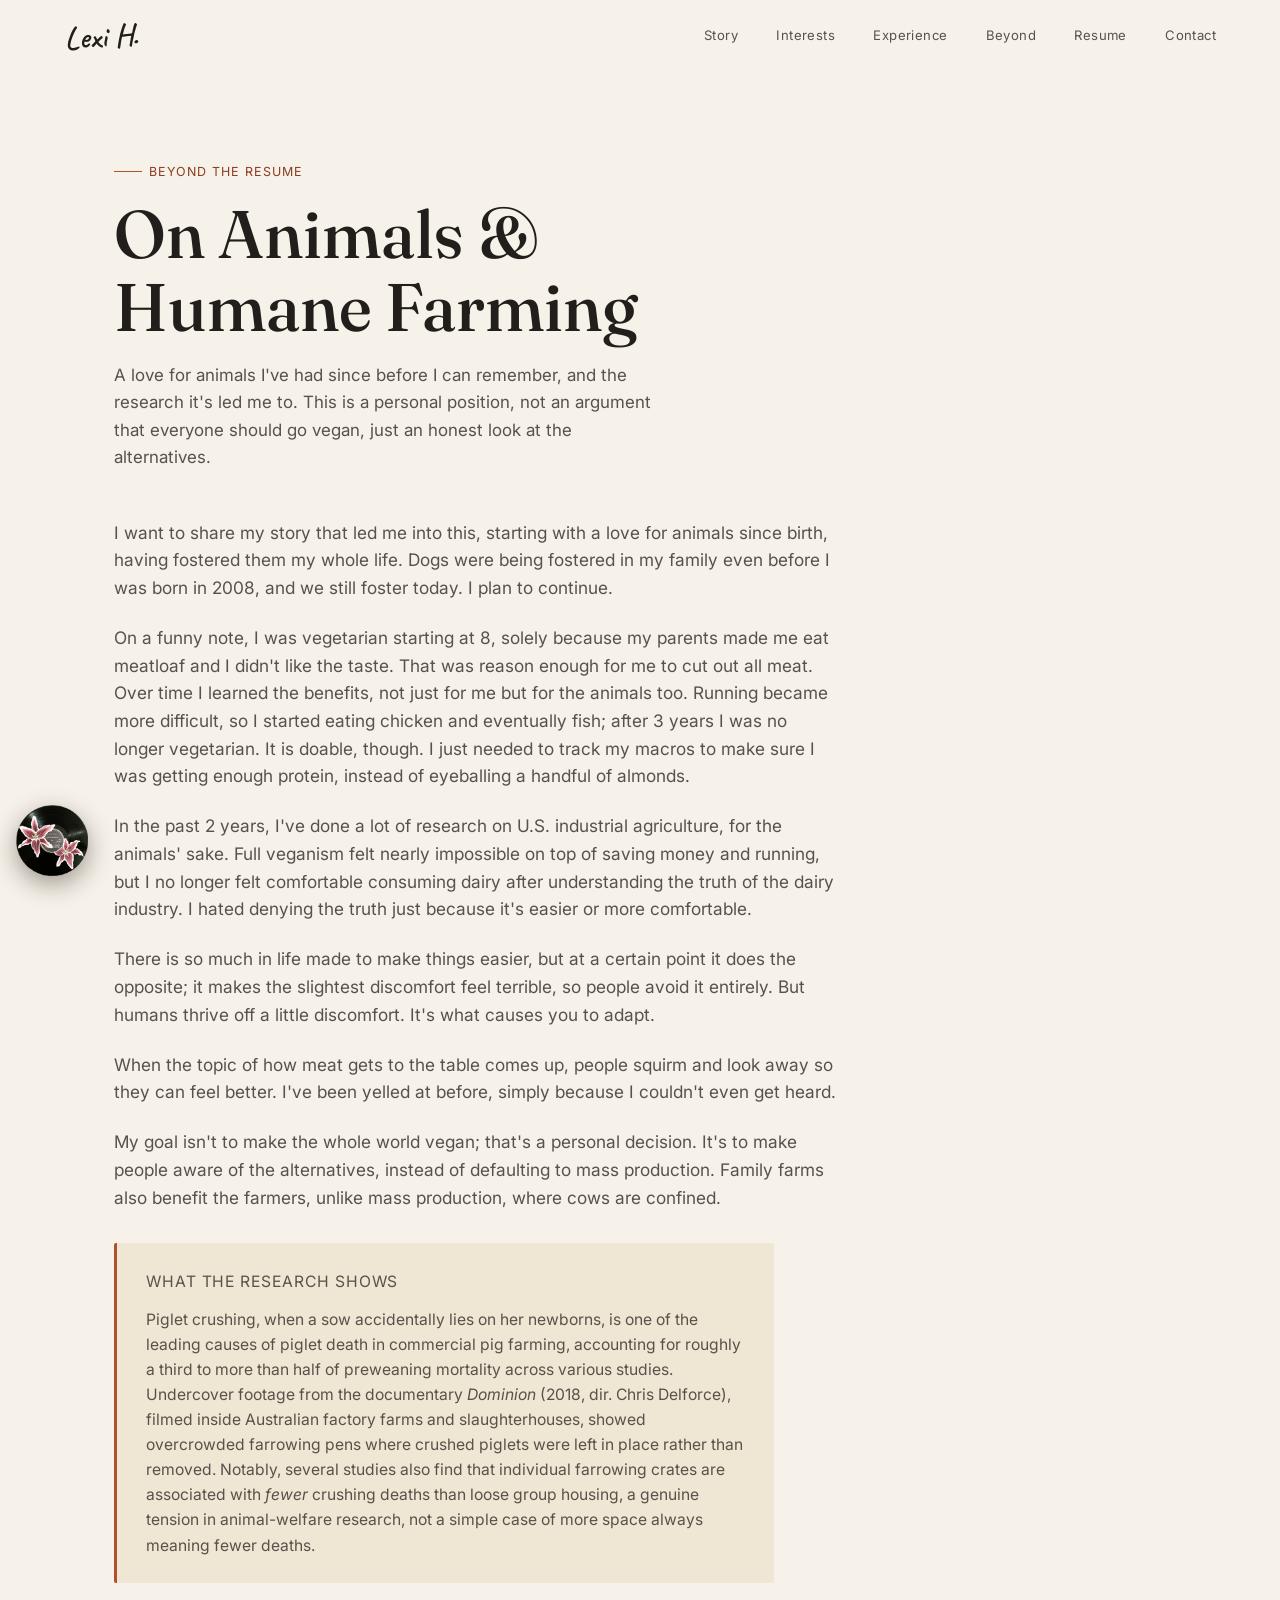
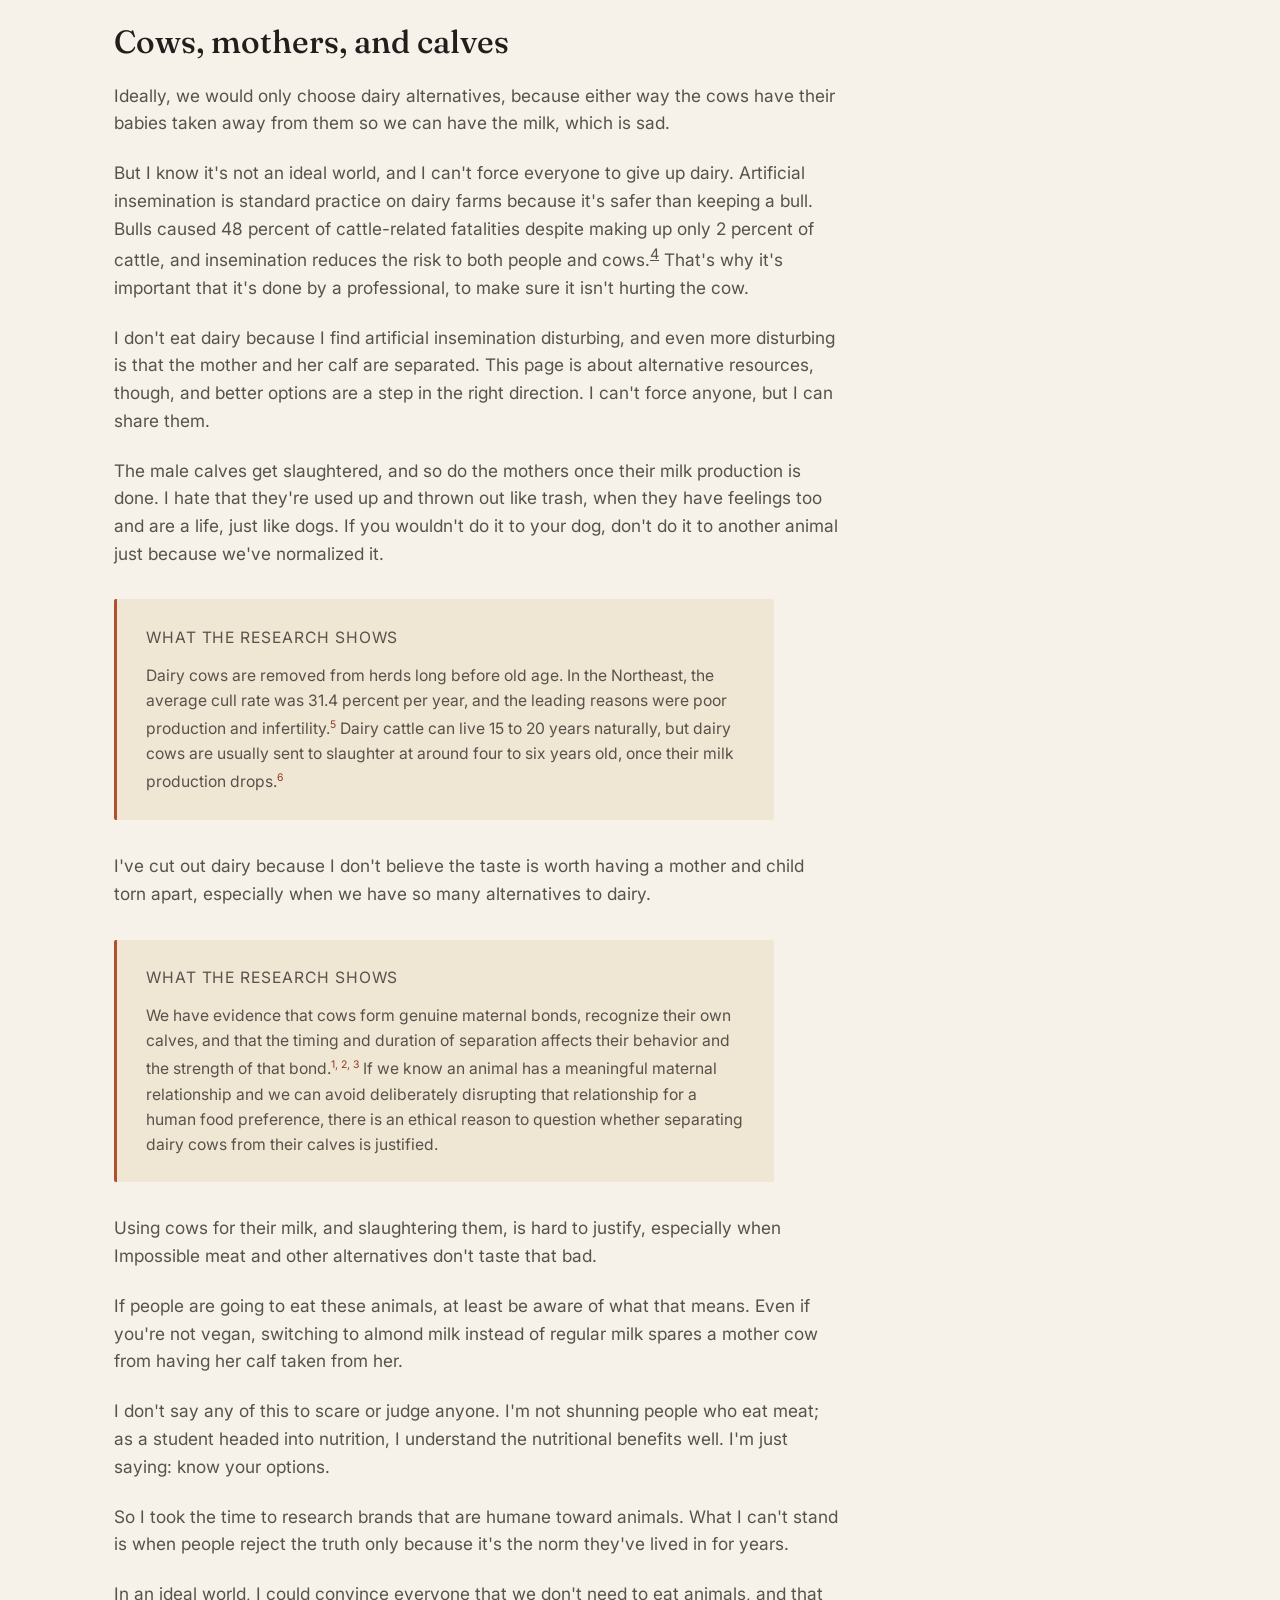
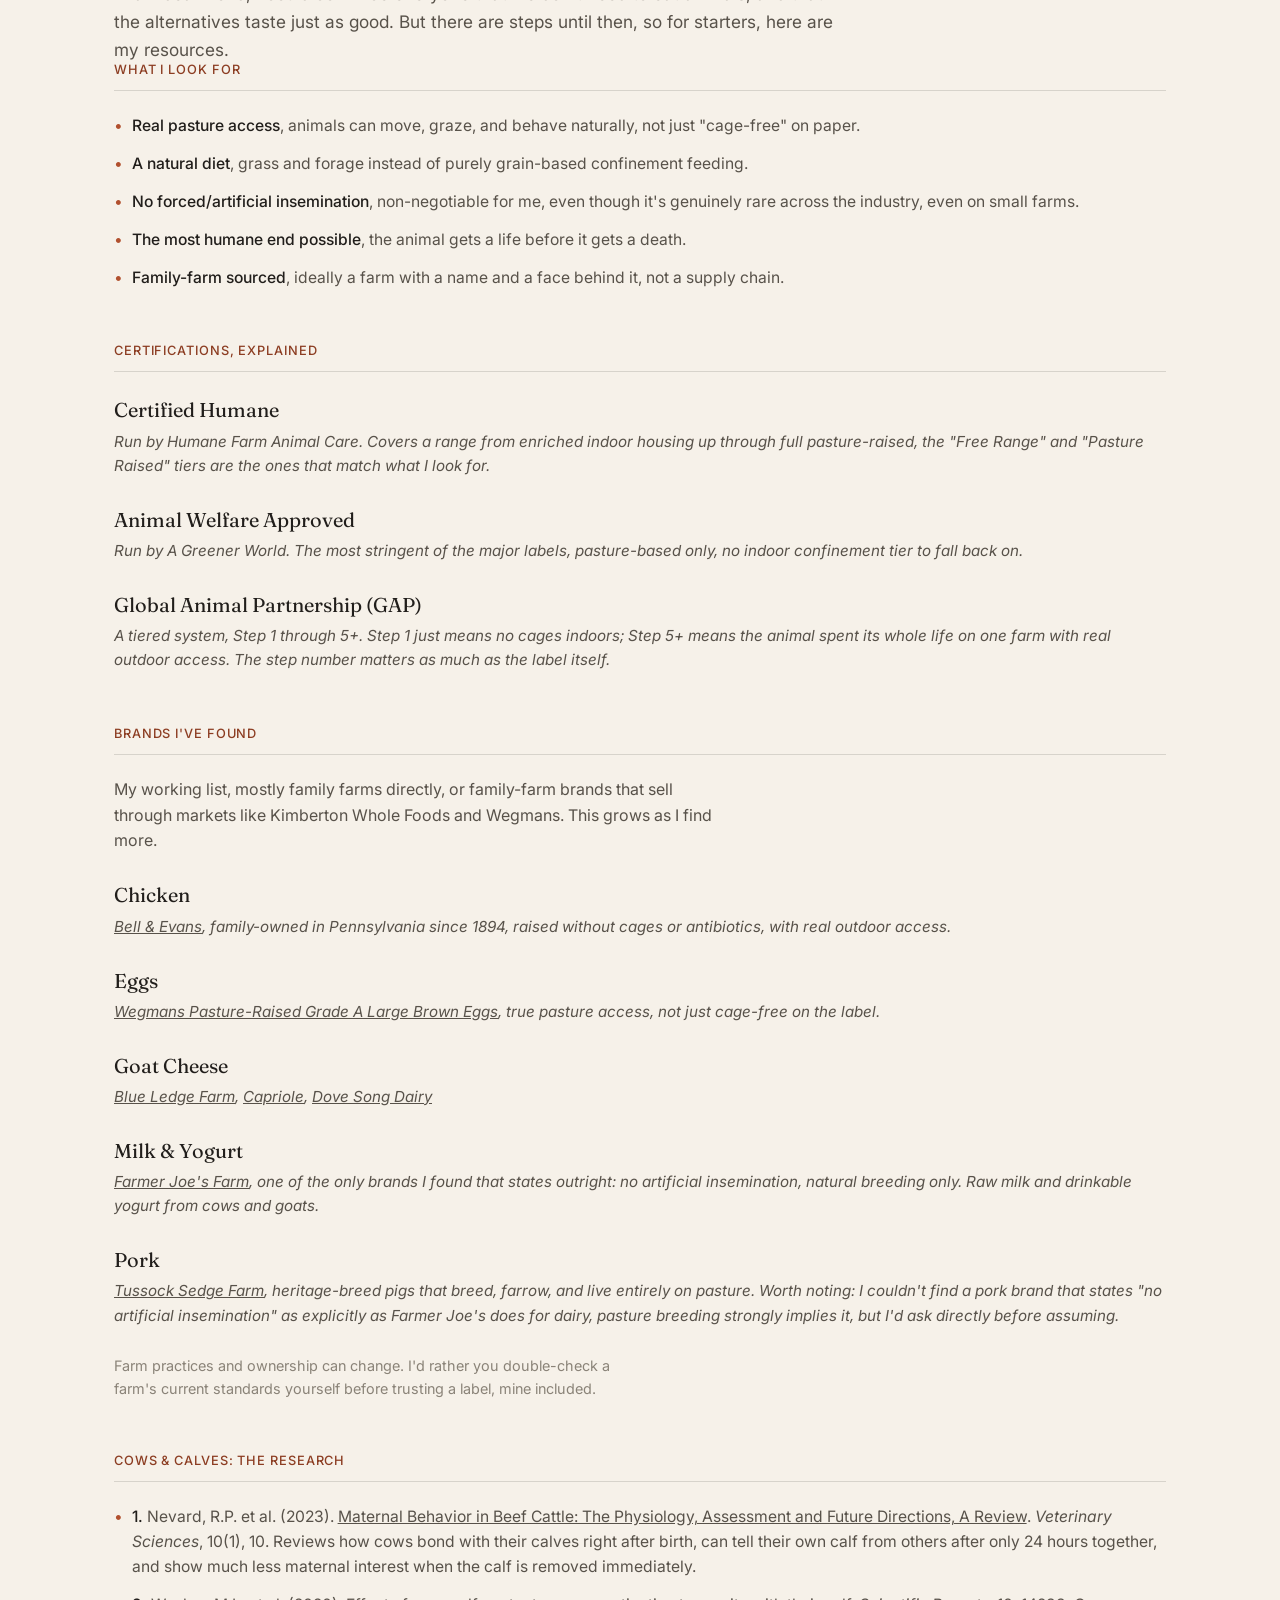
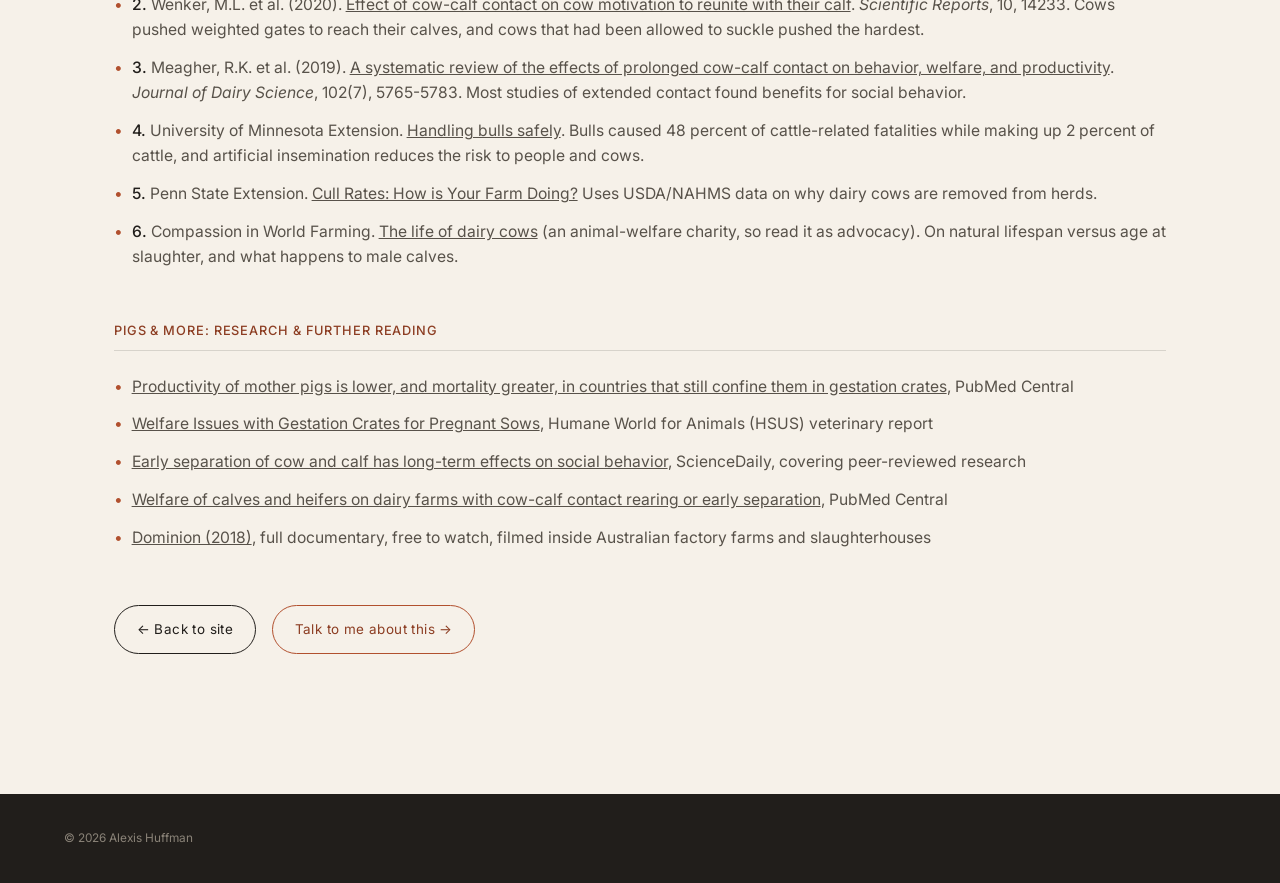
<file: humane-farming.html>
<!doctype html>
<html lang="en">
<head>
<meta charset="utf-8">
<meta name="viewport" content="width=device-width, initial-scale=1">
<title>On Animals &amp; Humane Farming, Alexis Huffman</title>
<meta name="description" content="Alexis Huffman on animal welfare, humane farming, and the alternatives to industrial agriculture, her story, her criteria, and her research.">
<meta property="og:type" content="article">
<meta property="og:title" content="On Animals &amp; Humane Farming, Alexis Huffman">
<meta property="og:description" content="A personal essay on animal welfare, humane farming, and the alternatives to industrial agriculture.">
<link rel="icon" href="data:image/svg+xml,<svg xmlns=%22http://www.w3.org/2000/svg%22 viewBox=%220 0 100 100%22><rect width=%22100%22 height=%22100%22 rx=%2220%22 fill=%22%23211e1b%22/><text x=%2250%22 y=%2268%22 font-size=%2260%22 font-family=%22Georgia,serif%22 fill=%22%23f6f1e9%22 text-anchor=%22middle%22>A</text></svg>">
<link rel="canonical" href="https://lexihuff30-collab.github.io/humane-farming.html">
<link rel="stylesheet" href="styles.css">
</head>
<body>
<a class="skip-link" href="#main">Skip to content</a>

<header class="site-nav" id="siteNav">
  <a href="index.html" class="site-nav__mark" aria-label="Alexis Huffman, home">Lexi H.</a>
  <button class="nav-toggle" id="navToggle" aria-label="Toggle menu" aria-expanded="false" aria-controls="navLinks">
    <span></span><span></span><span></span>
  </button>
  <nav class="site-nav__links" id="navLinks" aria-label="Primary">
    <a href="index.html#story">Story</a>
    <a href="index.html#interests">Interests</a>
    <a href="index.html#experience">Experience</a>
    <a href="index.html#beyond">Beyond</a>
    <a href="resume.html">Resume</a>
    <a href="index.html#contact">Contact</a>
  </nav>
</header>

<main id="main">
  <div class="container page-header">
    <p class="eyebrow page-header__eyebrow">Beyond the Resume</p>
    <h1>On Animals &amp; Humane Farming</h1>
    <p class="page-header__sub">A love for animals I've had since before I can remember, and the research it's led me to. This is a personal position, not an argument that everyone should go vegan, just an honest look at the alternatives.</p>
  </div>

  <div class="container essay" style="padding-bottom: var(--section-pad);">

    <section class="essay-block reveal">
      <p>I want to share my story that led me into this, starting with a love for animals since birth, having fostered them my whole life. Dogs were being fostered in my family even before I was born in 2008, and we still foster today. I plan to continue.</p>

      <p>On a funny note, I was vegetarian starting at 8, solely because my parents made me eat meatloaf and I didn't like the taste. That was reason enough for me to cut out all meat. Over time I learned the benefits, not just for me but for the animals too. Running became more difficult, so I started eating chicken and eventually fish; after 3 years I was no longer vegetarian. It is doable, though. I just needed to track my macros to make sure I was getting enough protein, instead of eyeballing a handful of almonds.</p>

      <p>In the past 2 years, I've done a lot of research on U.S. industrial agriculture, for the animals' sake. Full veganism felt nearly impossible on top of saving money and running, but I no longer felt comfortable consuming dairy after understanding the truth of the dairy industry. I hated denying the truth just because it's easier or more comfortable.</p>

      <p>There is so much in life made to make things easier, but at a certain point it does the opposite; it makes the slightest discomfort feel terrible, so people avoid it entirely. But humans thrive off a little discomfort. It's what causes you to adapt.</p>

      <p>When the topic of how meat gets to the table comes up, people squirm and look away so they can feel better. I've been yelled at before, simply because I couldn't even get heard.</p>

      <p>My goal isn't to make the whole world vegan; that's a personal decision. It's to make people aware of the alternatives, instead of defaulting to mass production. Family farms also benefit the farmers, unlike mass production, where cows are confined.</p>

      <aside class="essay-callout">
        <p class="essay-callout__label">What the research shows</p>
        <p>Piglet crushing, when a sow accidentally lies on her newborns, is one of the leading causes of piglet death in commercial pig farming, accounting for roughly a third to more than half of preweaning mortality across various studies. Undercover footage from the documentary <em>Dominion</em> (2018, dir. Chris Delforce), filmed inside Australian factory farms and slaughterhouses, showed overcrowded farrowing pens where crushed piglets were left in place rather than removed. Notably, several studies also find that individual farrowing crates are associated with <em>fewer</em> crushing deaths than loose group housing, a genuine tension in animal-welfare research, not a simple case of more space always meaning fewer deaths.</p>
      </aside>

      <h2 class="essay-h">Cows, mothers, and calves</h2>

      <p>Ideally, we would only choose dairy alternatives, because either way the cows have their babies taken away from them so we can have the milk, which is sad.</p>

      <p>But I know it's not an ideal world, and I can't force everyone to give up dairy. Artificial insemination is standard practice on dairy farms because it's safer than keeping a bull. Bulls caused 48 percent of cattle-related fatalities despite making up only 2 percent of cattle, and insemination reduces the risk to both people and cows.<sup><a href="#src-cows">4</a></sup> That's why it's important that it's done by a professional, to make sure it isn't hurting the cow.</p>

      <p>I don't eat dairy because I find artificial insemination disturbing, and even more disturbing is that the mother and her calf are separated. This page is about alternative resources, though, and better options are a step in the right direction. I can't force anyone, but I can share them.</p>

      <p>The male calves get slaughtered, and so do the mothers once their milk production is done. I hate that they're used up and thrown out like trash, when they have feelings too and are a life, just like dogs. If you wouldn't do it to your dog, don't do it to another animal just because we've normalized it.</p>

      <aside class="essay-callout">
        <p class="essay-callout__label">What the research shows</p>
        <p>Dairy cows are removed from herds long before old age. In the Northeast, the average cull rate was 31.4 percent per year, and the leading reasons were poor production and infertility.<sup><a href="#src-cows">5</a></sup> Dairy cattle can live 15 to 20 years naturally, but dairy cows are usually sent to slaughter at around four to six years old, once their milk production drops.<sup><a href="#src-cows">6</a></sup></p>
      </aside>

      <p>I've cut out dairy because I don't believe the taste is worth having a mother and child torn apart, especially when we have so many alternatives to dairy.</p>

      <aside class="essay-callout">
        <p class="essay-callout__label">What the research shows</p>
        <p>We have evidence that cows form genuine maternal bonds, recognize their own calves, and that the timing and duration of separation affects their behavior and the strength of that bond.<sup><a href="#src-cows">1, 2, 3</a></sup> If we know an animal has a meaningful maternal relationship and we can avoid deliberately disrupting that relationship for a human food preference, there is an ethical reason to question whether separating dairy cows from their calves is justified.</p>
      </aside>

      <p>Using cows for their milk, and slaughtering them, is hard to justify, especially when Impossible meat and other alternatives don't taste that bad.</p>

      <p>If people are going to eat these animals, at least be aware of what that means. Even if you're not vegan, switching to almond milk instead of regular milk spares a mother cow from having her calf taken from her.</p>

      <p>I don't say any of this to scare or judge anyone. I'm not shunning people who eat meat; as a student headed into nutrition, I understand the nutritional benefits well. I'm just saying: know your options.</p>

      <p>So I took the time to research brands that are humane toward animals. What I can't stand is when people reject the truth only because it's the norm they've lived in for years.</p>

      <p>In an ideal world, I could convince everyone that we don't need to eat animals, and that the alternatives taste just as good. But there are steps until then, so for starters, here are my resources.</p>
    </section>

    <section class="resume-block reveal">
      <h2>What I Look For</h2>
      <ul class="resume-honors">
        <li><b>Real pasture access</b>, animals can move, graze, and behave naturally, not just "cage-free" on paper.</li>
        <li><b>A natural diet</b>, grass and forage instead of purely grain-based confinement feeding.</li>
        <li><b>No forced/artificial insemination</b>, non-negotiable for me, even though it's genuinely rare across the industry, even on small farms.</li>
        <li><b>The most humane end possible</b>, the animal gets a life before it gets a death.</li>
        <li><b>Family-farm sourced</b>, ideally a farm with a name and a face behind it, not a supply chain.</li>
      </ul>
    </section>

    <section class="resume-block reveal">
      <h2>Certifications, Explained</h2>
      <div class="resume-entry">
        <p class="resume-entry__role">Certified Humane</p>
        <p class="resume-entry__org">Run by Humane Farm Animal Care. Covers a range from enriched indoor housing up through full pasture-raised, the "Free Range" and "Pasture Raised" tiers are the ones that match what I look for.</p>
      </div>
      <div class="resume-entry">
        <p class="resume-entry__role">Animal Welfare Approved</p>
        <p class="resume-entry__org">Run by A Greener World. The most stringent of the major labels, pasture-based only, no indoor confinement tier to fall back on.</p>
      </div>
      <div class="resume-entry">
        <p class="resume-entry__role">Global Animal Partnership (GAP)</p>
        <p class="resume-entry__org">A tiered system, Step 1 through 5+. Step 1 just means no cages indoors; Step 5+ means the animal spent its whole life on one farm with real outdoor access. The step number matters as much as the label itself.</p>
      </div>
    </section>

    <section class="resume-block reveal">
      <h2>Brands I've Found</h2>
      <p style="margin-bottom:1.6rem;color:var(--ink-soft);max-width:60ch;">My working list, mostly family farms directly, or family-farm brands that sell through markets like Kimberton Whole Foods and Wegmans. This grows as I find more.</p>

      <div class="resume-entry">
        <p class="resume-entry__role">Chicken</p>
        <p class="resume-entry__org"><a href="https://www.bellandevans.com/" target="_blank" rel="noopener">Bell &amp; Evans</a>, family-owned in Pennsylvania since 1894, raised without cages or antibiotics, with real outdoor access.</p>
      </div>
      <div class="resume-entry">
        <p class="resume-entry__role">Eggs</p>
        <p class="resume-entry__org"><a href="https://www.wegmans.com/shop/product/46374-Pasture-Raised-Grade-A-Large-Brown-Eggs-12-Count" target="_blank" rel="noopener">Wegmans Pasture-Raised Grade A Large Brown Eggs</a>, true pasture access, not just cage-free on the label.</p>
      </div>
      <div class="resume-entry">
        <p class="resume-entry__role">Goat Cheese</p>
        <p class="resume-entry__org">
          <a href="https://blueledgefarm.com/" target="_blank" rel="noopener">Blue Ledge Farm</a>,
          <a href="https://www.capriolegoatcheese.com/" target="_blank" rel="noopener">Capriole</a>,
          <a href="https://dovesongdairy.org/" target="_blank" rel="noopener">Dove Song Dairy</a>
        </p>
      </div>
      <div class="resume-entry">
        <p class="resume-entry__role">Milk &amp; Yogurt</p>
        <p class="resume-entry__org"><a href="https://farmerjoe.farm/" target="_blank" rel="noopener">Farmer Joe's Farm</a>, one of the only brands I found that states outright: no artificial insemination, natural breeding only. Raw milk and drinkable yogurt from cows and goats.</p>
      </div>
      <div class="resume-entry">
        <p class="resume-entry__role">Pork</p>
        <p class="resume-entry__org"><a href="https://tussocksedgefarm.com/" target="_blank" rel="noopener">Tussock Sedge Farm</a>, heritage-breed pigs that breed, farrow, and live entirely on pasture. Worth noting: I couldn't find a pork brand that states "no artificial insemination" as explicitly as Farmer Joe's does for dairy, pasture breeding strongly implies it, but I'd ask directly before assuming.</p>
      </div>

      <p style="margin-top:1.4rem;font-size:0.9rem;color:var(--ink-faint);max-width:60ch;">Farm practices and ownership can change. I'd rather you double-check a farm's current standards yourself before trusting a label, mine included.</p>
    </section>

    <section class="resume-block reveal" id="src-cows">
      <h2>Cows &amp; Calves: The Research</h2>
      <ul class="resume-honors">
        <li><b>1.</b> Nevard, R.P. et al. (2023). <a href="https://doi.org/10.3390/vetsci10010010" target="_blank" rel="noopener">Maternal Behavior in Beef Cattle: The Physiology, Assessment and Future Directions, A Review</a>. <em>Veterinary Sciences</em>, 10(1), 10. Reviews how cows bond with their calves right after birth, can tell their own calf from others after only 24 hours together, and show much less maternal interest when the calf is removed immediately.</li>
        <li><b>2.</b> Wenker, M.L. et al. (2020). <a href="https://www.nature.com/articles/s41598-020-70927-w" target="_blank" rel="noopener">Effect of cow-calf contact on cow motivation to reunite with their calf</a>. <em>Scientific Reports</em>, 10, 14233. Cows pushed weighted gates to reach their calves, and cows that had been allowed to suckle pushed the hardest.</li>
        <li><b>3.</b> Meagher, R.K. et al. (2019). <a href="https://pubmed.ncbi.nlm.nih.gov/31103300/" target="_blank" rel="noopener">A systematic review of the effects of prolonged cow-calf contact on behavior, welfare, and productivity</a>. <em>Journal of Dairy Science</em>, 102(7), 5765-5783. Most studies of extended contact found benefits for social behavior.</li>
        <li><b>4.</b> University of Minnesota Extension. <a href="https://extension.umn.edu/agriculture/animals-and-livestock/livestock-operations/handling-bulls-safely" target="_blank" rel="noopener">Handling bulls safely</a>. Bulls caused 48 percent of cattle-related fatalities while making up 2 percent of cattle, and artificial insemination reduces the risk to people and cows.</li>
        <li><b>5.</b> Penn State Extension. <a href="https://extension.psu.edu/cull-rates-how-is-your-farm-doing" target="_blank" rel="noopener">Cull Rates: How is Your Farm Doing?</a> Uses USDA/NAHMS data on why dairy cows are removed from herds.</li>
        <li><b>6.</b> Compassion in World Farming. <a href="https://www.ciwf.org.uk/media/5235185/the-life-of-dairy-cows.pdf" target="_blank" rel="noopener">The life of dairy cows</a> (an animal-welfare charity, so read it as advocacy). On natural lifespan versus age at slaughter, and what happens to male calves.</li>
      </ul>
    </section>

    <section class="resume-block reveal">
      <h2>Pigs &amp; More: Research &amp; Further Reading</h2>
      <ul class="resume-honors">
        <li><a href="https://pmc.ncbi.nlm.nih.gov/articles/PMC9379333/" target="_blank" rel="noopener">Productivity of mother pigs is lower, and mortality greater, in countries that still confine them in gestation crates</a>, PubMed Central</li>
        <li><a href="https://www.humaneworld.org/sites/default/files/docs/hsus-report-gestation-crates-for-pregnant-sows.pdf" target="_blank" rel="noopener">Welfare Issues with Gestation Crates for Pregnant Sows</a>, Humane World for Animals (HSUS) veterinary report</li>
        <li><a href="https://www.sciencedaily.com/releases/2015/04/150428081801.htm" target="_blank" rel="noopener">Early separation of cow and calf has long-term effects on social behavior</a>, ScienceDaily, covering peer-reviewed research</li>
        <li><a href="https://pmc.ncbi.nlm.nih.gov/articles/PMC12370454/" target="_blank" rel="noopener">Welfare of calves and heifers on dairy farms with cow-calf contact rearing or early separation</a>, PubMed Central</li>
        <li><a href="https://www.dominionmovement.com/watch" target="_blank" rel="noopener">Dominion (2018)</a>, full documentary, free to watch, filmed inside Australian factory farms and slaughterhouses</li>
      </ul>
    </section>

    <div class="page-header__actions reveal">
      <a href="index.html#beyond" class="btn">← Back to site</a>
      <a href="index.html#contact" class="btn btn--rust">Talk to me about this →</a>
    </div>
  </div>
</main>

<footer class="site-footer">
  <span>© <span id="year"></span> Alexis Huffman</span>
</footer>

<script src="script.js"></script>
</body>
</html>
</file>
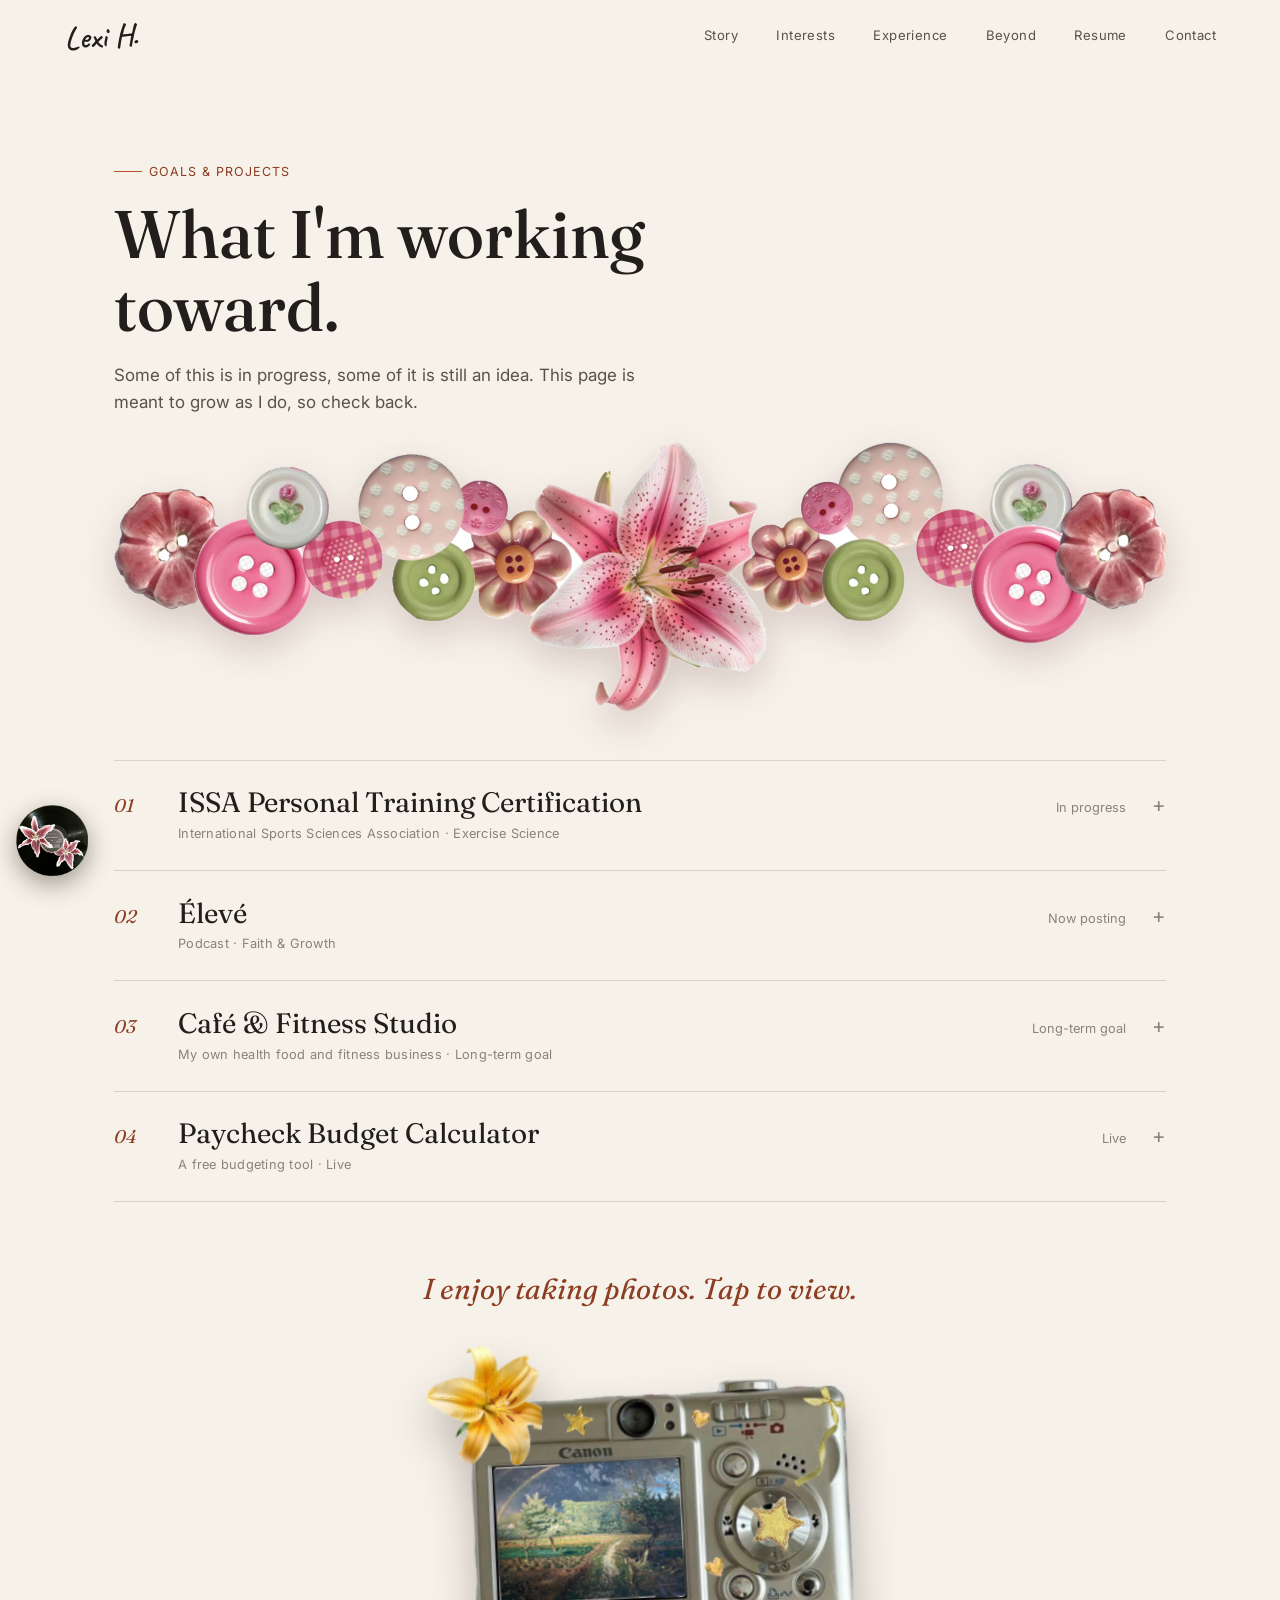
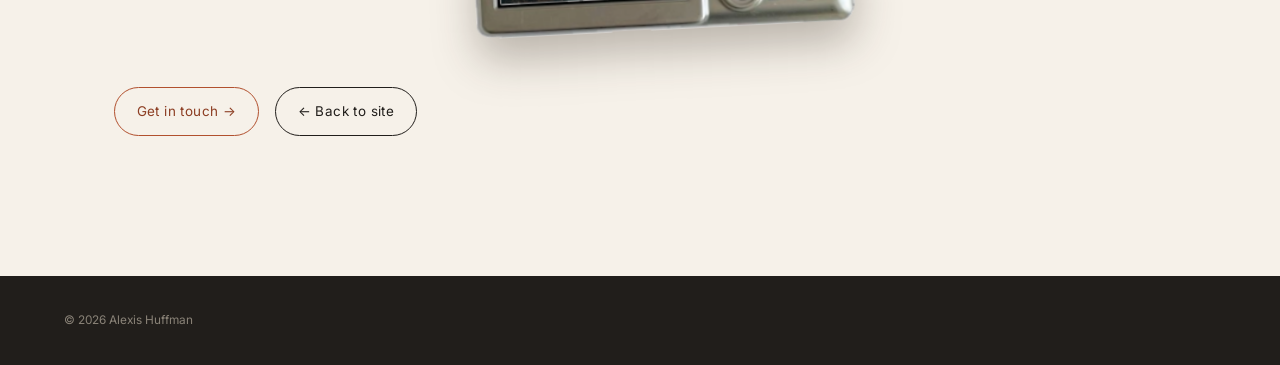
<file: projects.html>
<!doctype html>
<html lang="en">
<head>
<meta charset="utf-8">
<meta name="viewport" content="width=device-width, initial-scale=1">
<title>Goals &amp; Projects, Alexis Huffman</title>
<meta name="description" content="Long-term goals and projects from Alexis Huffman, including an ISSA certification, the Élevé podcast, and a future café and fitness studio.">
<meta property="og:type" content="website">
<meta property="og:title" content="Goals &amp; Projects, Alexis Huffman">
<meta property="og:description" content="Long-term goals and projects, including an ISSA certification, the Élevé podcast, and a future café and fitness studio.">
<link rel="icon" href="data:image/svg+xml,<svg xmlns=%22http://www.w3.org/2000/svg%22 viewBox=%220 0 100 100%22><rect width=%22100%22 height=%22100%22 rx=%2220%22 fill=%22%23211e1b%22/><text x=%2250%22 y=%2268%22 font-size=%2260%22 font-family=%22Georgia,serif%22 fill=%22%23f6f1e9%22 text-anchor=%22middle%22>A</text></svg>">
<link rel="canonical" href="https://lexihuff30-collab.github.io/projects.html">
<link rel="stylesheet" href="styles.css">
</head>
<body>
<a class="skip-link" href="#main">Skip to content</a>

<header class="site-nav" id="siteNav">
  <a href="index.html" class="site-nav__mark" aria-label="Alexis Huffman, home">Lexi H.</a>
  <button class="nav-toggle" id="navToggle" aria-label="Toggle menu" aria-expanded="false" aria-controls="navLinks">
    <span></span><span></span><span></span>
  </button>
  <nav class="site-nav__links" id="navLinks" aria-label="Primary">
    <a href="index.html#story">Story</a>
    <a href="index.html#interests">Interests</a>
    <a href="index.html#experience">Experience</a>
    <a href="index.html#beyond">Beyond</a>
    <a href="resume.html">Resume</a>
    <a href="index.html#contact">Contact</a>
  </nav>
</header>

<main id="main">
  <div class="container page-header">
    <p class="eyebrow page-header__eyebrow">Goals &amp; Projects</p>
    <h1>What I'm working toward.</h1>
    <p class="page-header__sub">Some of this is in progress, some of it is still an idea. This page is meant to grow as I do, so check back.</p>
    <img class="project-header-art reveal" src="assets/images/projects-header-art.png" alt="A garland of pink and green buttons and flowers around a pink lily." width="1800" height="461">
  </div>

  <div class="container" style="padding-bottom: var(--section-pad);">
    <div class="index-list reveal">
      <div class="index-row" data-open="false">
        <button class="index-row__trigger" aria-expanded="false" aria-controls="pj-1">
          <span class="index-row__num">01</span>
          <span class="index-row__main"><span class="index-row__title">ISSA Personal Training Certification</span><span class="index-row__meta">International Sports Sciences Association · Exercise Science</span></span>
          <span class="index-row__side">In progress</span>
          <span class="index-row__icon" aria-hidden="true">+</span>
        </button>
        <div class="index-row__panel" id="pj-1"><div class="index-row__inner">
          <p>Working through the International Sports Sciences Association's program design, exercise science, and client-safety coursework toward a certified personal trainer credential.</p>
        </div></div>
      </div>

      <div class="index-row" data-open="false">
        <button class="index-row__trigger" aria-expanded="false" aria-controls="pj-2">
          <span class="index-row__num">02</span>
          <span class="index-row__main"><span class="index-row__title">Élevé</span><span class="index-row__meta">Podcast · Faith &amp; Growth</span></span>
          <span class="index-row__side">Now posting</span>
          <span class="index-row__icon" aria-hidden="true">+</span>
        </button>
        <div class="index-row__panel" id="pj-2"><div class="index-row__inner">
          <p>French for "elevated", a safe space for real thoughts, faith, and growth. Motivation, honest reflection, and lessons on mindset, discipline, and trusting God, shared openly and without the filter.</p>
        </div></div>
      </div>

      <div class="index-row" data-open="false">
        <button class="index-row__trigger" aria-expanded="false" aria-controls="pj-3">
          <span class="index-row__num">03</span>
          <span class="index-row__main"><span class="index-row__title">Café &amp; Fitness Studio</span><span class="index-row__meta">My own health food and fitness business · Long-term goal</span></span>
          <span class="index-row__side">Long-term goal</span>
          <span class="index-row__icon" aria-hidden="true">+</span>
        </button>
        <div class="index-row__panel" id="pj-3"><div class="index-row__inner">
          <p>I'm aspiring to start my own health food and fitness business, a café and a fitness studio. I plan to use the same sourdough starter I bake with now in my café, for its nutritional benefit.</p>
        </div></div>
      </div>

      <div class="index-row" data-open="false">
        <button class="index-row__trigger" aria-expanded="false" aria-controls="pj-4">
          <span class="index-row__num">04</span>
          <span class="index-row__main"><span class="index-row__title">Paycheck Budget Calculator</span><span class="index-row__meta">A free budgeting tool · Live</span></span>
          <span class="index-row__side">Live</span>
          <span class="index-row__icon" aria-hidden="true">+</span>
        </button>
        <div class="index-row__panel" id="pj-4"><div class="index-row__inner">
          <p>I used to struggle to budget and understand finances, and eventually taught myself by building a financial organizer of my own. After talking to many people, I noticed that students, especially after getting a job, often struggle to budget and spend right away, only because they don't know where to start. So I made this as a free resource, the simple setup I wish I'd had.</p>
          <p><a class="btn btn--rust" href="budget.html">Try the calculator →</a></p>
        </div></div>
      </div>
    </div>
    <section class="camera-section reveal" aria-label="Photo album">
      <p class="camera-section__line">I enjoy taking photos. Tap to view.</p>
      <button type="button" class="camera" id="cameraBtn" aria-haspopup="dialog" aria-controls="album" aria-label="Open my landscape photo album">
        <img class="camera__img" src="assets/images/camera.png" alt="A silver digital camera decorated with a yellow lily, gold stars, and a ribbon." width="354" height="247">
      </button>
    </section>
    <div class="album" id="album" role="dialog" aria-modal="true" aria-label="Photo album" hidden>
      <div class="album__bar">
        <h2 class="album__title">Photos I've taken<span class="album__total"></span></h2>
        <button type="button" class="album__close" aria-label="Close album">&times;</button>
      </div>
      <ul class="album__grid">
        <li class="album__item"><button type="button" class="album__thumb" data-full="assets/album/photo-03.jpg" data-alt="The Eiffel Tower glowing over the Seine at night."><img src="assets/album/thumb-03.jpg" alt="The Eiffel Tower glowing over the Seine at night." width="420" height="560" loading="lazy"></button></li>
        <li class="album__item"><button type="button" class="album__thumb" data-full="assets/album/photo-05.jpg" data-alt="Sunset over the Seine with a bridge and the Eiffel Tower in the distance."><img src="assets/album/thumb-05.jpg" alt="Sunset over the Seine with a bridge and the Eiffel Tower in the distance." width="560" height="420" loading="lazy"></button></li>
        <li class="album__item"><button type="button" class="album__thumb" data-full="assets/album/photo-14.jpg" data-alt="The London skyline and river at dusk from above."><img src="assets/album/thumb-14.jpg" alt="The London skyline and river at dusk from above." width="560" height="420" loading="lazy"></button></li>
        <li class="album__item"><button type="button" class="album__thumb" data-full="assets/album/photo-15.jpg" data-alt="A hazy, golden-brown view across a river toward a distant historic skyline."><img src="assets/album/thumb-15.jpg" alt="A hazy, golden-brown view across a river toward a distant historic skyline." width="560" height="441" loading="lazy"></button></li>
        <li class="album__item"><button type="button" class="album__thumb" data-full="assets/album/photo-19.jpg" data-alt="A calm lake surrounded by evergreen trees."><img src="assets/album/thumb-19.jpg" alt="A calm lake surrounded by evergreen trees." width="560" height="420" loading="lazy"></button></li>
        <li class="album__item"><button type="button" class="album__thumb" data-full="assets/album/photo-20.jpg" data-alt="A glacier meeting the water under gray mountains."><img src="assets/album/thumb-20.jpg" alt="A glacier meeting the water under gray mountains." width="420" height="560" loading="lazy"></button></li>
        <li class="album__item"><button type="button" class="album__thumb" data-full="assets/album/photo-21.jpg" data-alt="Deep blue water with snowy mountains and a moon in the sky."><img src="assets/album/thumb-21.jpg" alt="Deep blue water with snowy mountains and a moon in the sky." width="420" height="560" loading="lazy"></button></li>
        <li class="album__item"><button type="button" class="album__thumb" data-full="assets/album/photo-32.jpg" data-alt="Sunset over a farm field with a wooden fence."><img src="assets/album/thumb-32.jpg" alt="Sunset over a farm field with a wooden fence." width="420" height="560" loading="lazy"></button></li>
        <li class="album__item"><button type="button" class="album__thumb" data-full="assets/album/photo-33.jpg" data-alt="A pink and orange sunset over a wooden dock."><img src="assets/album/thumb-33.jpg" alt="A pink and orange sunset over a wooden dock." width="420" height="560" loading="lazy"></button></li>
        <li class="album__item"><button type="button" class="album__thumb" data-full="assets/album/photo-34.jpg" data-alt="A sunset behind palm trees."><img src="assets/album/thumb-34.jpg" alt="A sunset behind palm trees." width="420" height="560" loading="lazy"></button></li>
        <li class="album__item"><button type="button" class="album__thumb" data-full="assets/album/photo-35.jpg" data-alt="A sunset over a beach with two lounge chairs."><img src="assets/album/thumb-35.jpg" alt="A sunset over a beach with two lounge chairs." width="420" height="560" loading="lazy"></button></li>
        <li class="album__item"><button type="button" class="album__thumb" data-full="assets/album/photo-36.jpg" data-alt="A bright red sky over the beach dunes."><img src="assets/album/thumb-36.jpg" alt="A bright red sky over the beach dunes." width="560" height="315" loading="lazy"></button></li>
        <li class="album__item"><button type="button" class="album__thumb" data-full="assets/album/photo-37.jpg" data-alt="A coastal view of tall grass and a rocky shore."><img src="assets/album/thumb-37.jpg" alt="A coastal view of tall grass and a rocky shore." width="531" height="560" loading="lazy"></button></li>
        <li class="album__item"><button type="button" class="album__thumb" data-full="assets/album/photo-38.jpg" data-alt="A path through an autumn forest."><img src="assets/album/thumb-38.jpg" alt="A path through an autumn forest." width="420" height="560" loading="lazy"></button></li>
        <li class="album__item"><button type="button" class="album__thumb" data-full="assets/album/photo-39.jpg" data-alt="A wooden footbridge over a green pond in a garden."><img src="assets/album/thumb-39.jpg" alt="A wooden footbridge over a green pond in a garden." width="420" height="560" loading="lazy"></button></li>
        <li class="album__item"><button type="button" class="album__thumb" data-full="assets/album/photo-40.jpg" data-alt="A garden pond ringed with reeds and trees."><img src="assets/album/thumb-40.jpg" alt="A garden pond ringed with reeds and trees." width="420" height="560" loading="lazy"></button></li>
        <li class="album__item"><button type="button" class="album__thumb" data-full="assets/album/photo-43.jpg" data-alt="City lights at night seen from an airplane window."><img src="assets/album/thumb-43.jpg" alt="City lights at night seen from an airplane window." width="420" height="560" loading="lazy"></button></li>
        <li class="album__item"><button type="button" class="album__thumb" data-full="assets/album/photo-45.jpg" data-alt="A parasail high above the water with a cruise ship in the distance."><img src="assets/album/thumb-45.jpg" alt="A parasail high above the water with a cruise ship in the distance." width="560" height="420" loading="lazy"></button></li>
        <li class="album__item"><button type="button" class="album__thumb" data-full="assets/album/photo-59.jpg" data-alt="The Colosseum glowing gold at night with a moon above it."><img src="assets/album/thumb-59.jpg" alt="The Colosseum glowing gold at night with a moon above it." width="420" height="560" loading="lazy"></button></li>
      </ul>
      <div class="album__viewer" hidden>
        <span class="album__count" aria-live="polite"></span>
        <button type="button" class="album__vclose" aria-label="Close photo">&times;</button>
        <button type="button" class="album__prev" aria-label="Previous photo">&#8249;</button>
        <img alt="">
        <p class="album__caption"></p>
        <button type="button" class="album__next" aria-label="Next photo">&#8250;</button>
      </div>
    </div>
    <div class="page-header__actions reveal" style="margin-top:3rem;">
      <a href="index.html#contact" class="btn btn--rust">Get in touch →</a>
      <a href="index.html" class="btn">← Back to site</a>
    </div>
  </div>
</main>

<footer class="site-footer">
  <span>© <span id="year"></span> Alexis Huffman</span>
</footer>

<script src="script.js"></script>
<script src="album.js"></script>
</body>
</html>
</file>
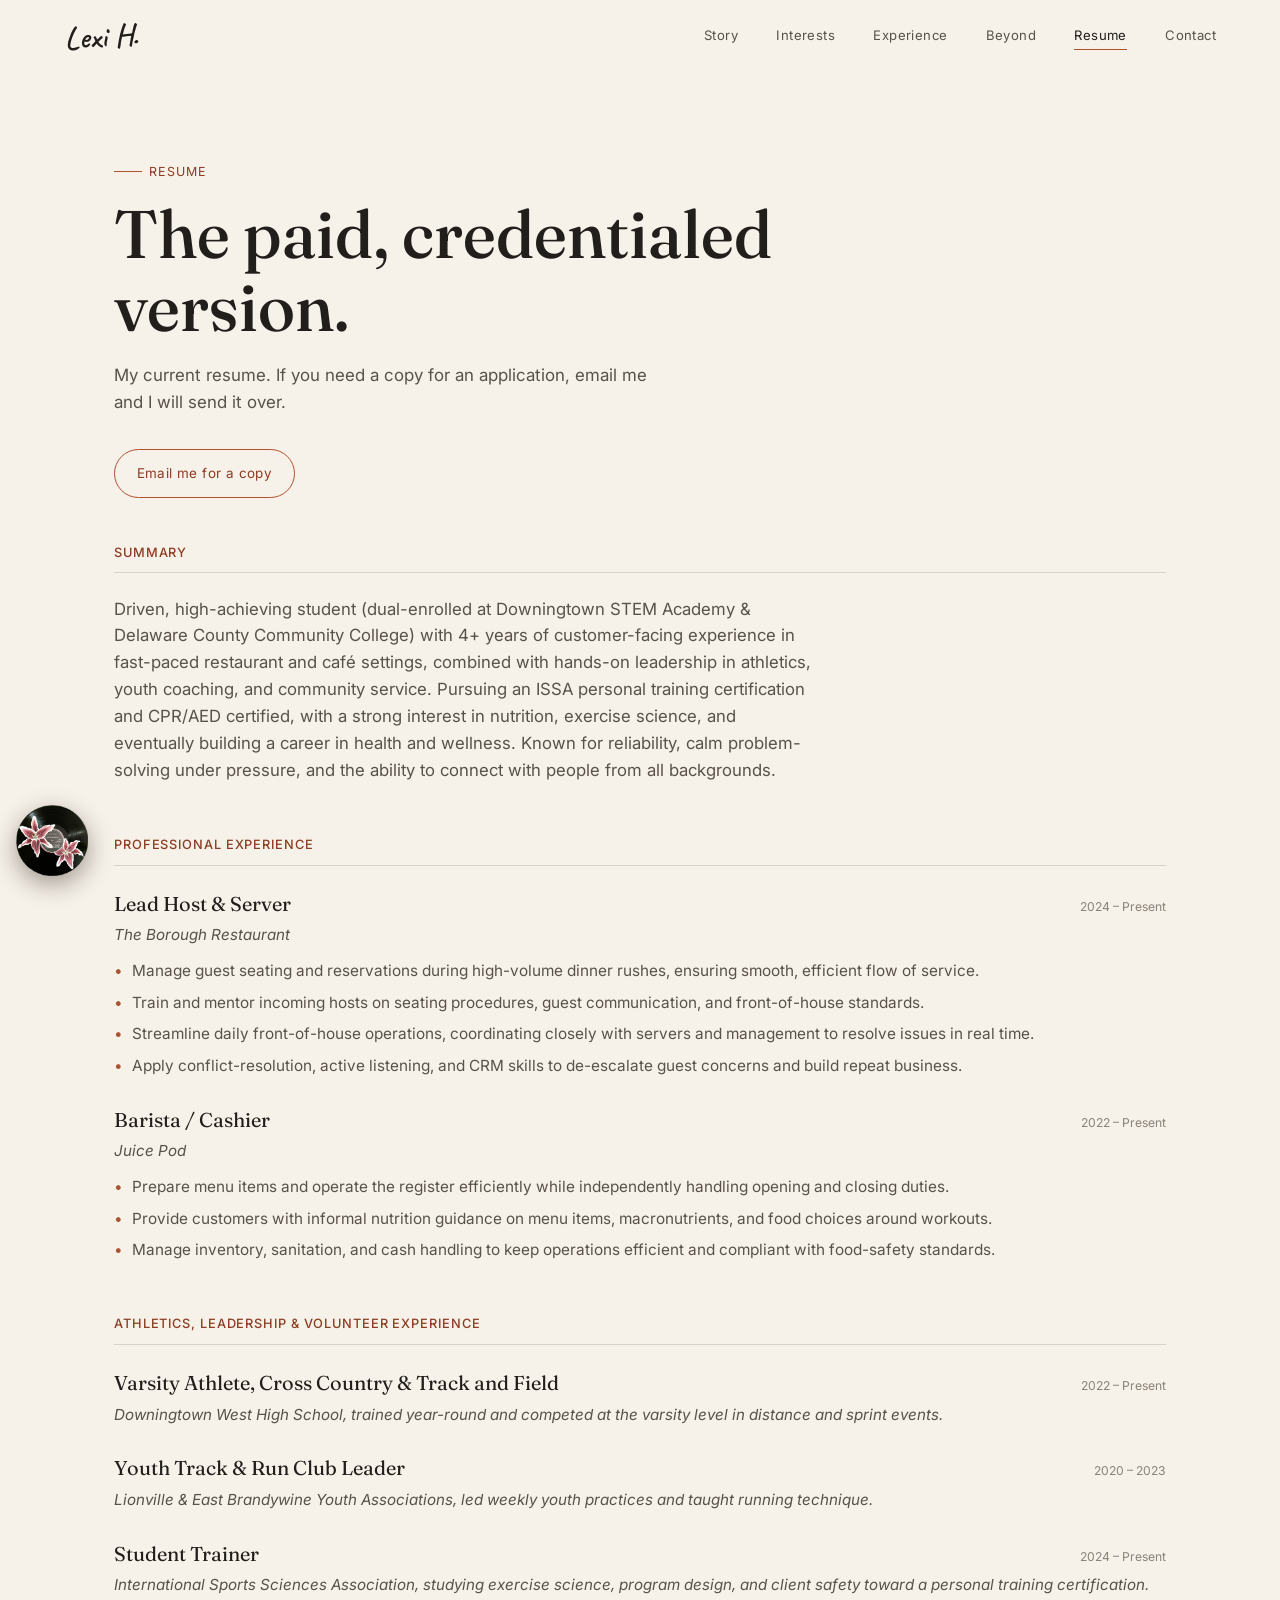
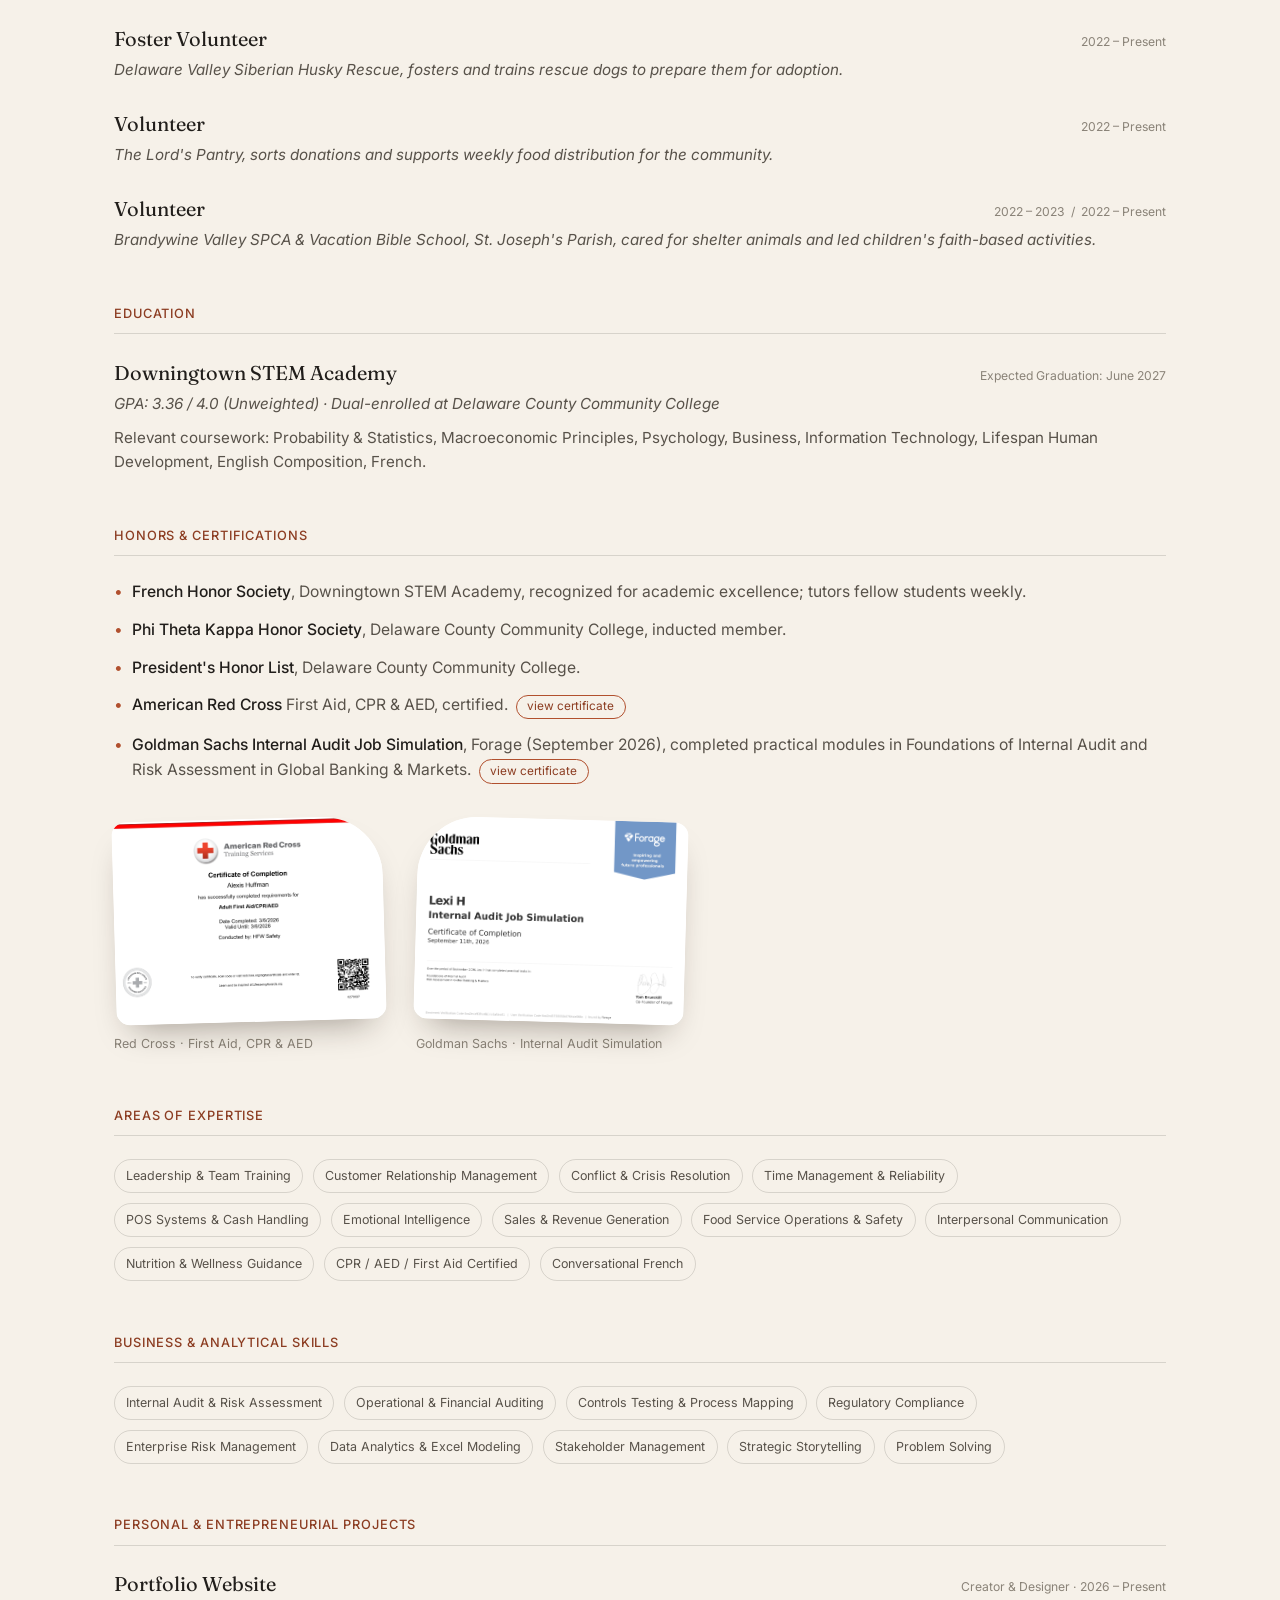
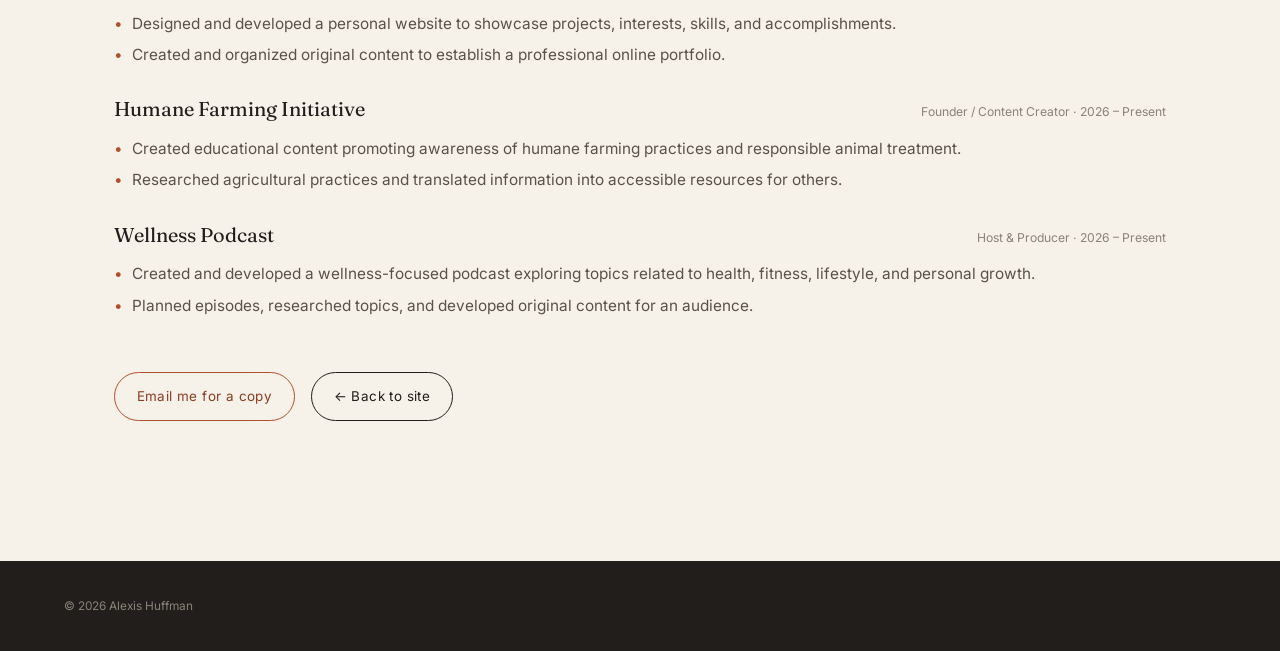
<file: resume.html>
<!doctype html>
<html lang="en">
<head>
<meta charset="utf-8">
<meta name="viewport" content="width=device-width, initial-scale=1">
<title>Resume, Alexis Huffman</title>
<meta name="description" content="Resume for Alexis Huffman, health &amp; fitness student, restaurant leadership, and community volunteer work.">
<meta property="og:type" content="website">
<meta property="og:title" content="Resume, Alexis Huffman">
<meta property="og:description" content="Health & fitness student, restaurant leadership, and community volunteer work.">
<link rel="icon" href="data:image/svg+xml,<svg xmlns=%22http://www.w3.org/2000/svg%22 viewBox=%220 0 100 100%22><rect width=%22100%22 height=%22100%22 rx=%2220%22 fill=%22%23211e1b%22/><text x=%2250%22 y=%2268%22 font-size=%2260%22 font-family=%22Georgia,serif%22 fill=%22%23f6f1e9%22 text-anchor=%22middle%22>A</text></svg>">
<link rel="canonical" href="https://lexihuff30-collab.github.io/resume.html">
<link rel="stylesheet" href="styles.css">
</head>
<body>
<a class="skip-link" href="#main">Skip to content</a>

<header class="site-nav" id="siteNav">
  <a href="index.html" class="site-nav__mark" aria-label="Alexis Huffman, home">Lexi H.</a>
  <button class="nav-toggle" id="navToggle" aria-label="Toggle menu" aria-expanded="false" aria-controls="navLinks">
    <span></span><span></span><span></span>
  </button>
  <nav class="site-nav__links" id="navLinks" aria-label="Primary">
    <a href="index.html#story">Story</a>
    <a href="index.html#interests">Interests</a>
    <a href="index.html#experience">Experience</a>
    <a href="index.html#beyond">Beyond</a>
    <a href="resume.html" class="is-active">Resume</a>
    <a href="index.html#contact">Contact</a>
  </nav>
</header>

<main id="main">
  <div class="container page-header">
    <p class="eyebrow page-header__eyebrow">Resume</p>
    <h1>The paid, credentialed version.</h1>
    <p class="page-header__sub">My current resume. If you need a copy for an application, email me and I will send it over.</p>
    <div class="page-header__actions">
      <a href="mailto:lexi.huff30@gmail.com?subject=Resume%20request" class="btn btn--rust">Email me for a copy</a>
    </div>
  </div>

  <div class="container" style="padding-bottom: var(--section-pad);">

    <section class="resume-block reveal">
      <h2>Summary</h2>
      <p style="max-width:64ch;color:var(--ink-soft);font-size:1.05rem;">
        Driven, high-achieving student (dual-enrolled at Downingtown STEM Academy &amp; Delaware County Community College) with 4+ years of
        customer-facing experience in fast-paced restaurant and café settings, combined with hands-on leadership in
        athletics, youth coaching, and community service. Pursuing an ISSA personal training certification and
        CPR/AED certified, with a strong interest in nutrition, exercise science, and eventually building a career in health
        and wellness. Known for reliability, calm problem-solving under pressure, and the ability to connect with people from all backgrounds.
      </p>
    </section>

    <section class="resume-block reveal">
      <h2>Professional Experience</h2>
      <div class="resume-entry">
        <div class="resume-entry__top">
          <span class="resume-entry__role">Lead Host &amp; Server</span>
          <span class="resume-entry__meta">2024 – Present</span>
        </div>
        <p class="resume-entry__org">The Borough Restaurant</p>
        <ul>
          <li>Manage guest seating and reservations during high-volume dinner rushes, ensuring smooth, efficient flow of service.</li>
          <li>Train and mentor incoming hosts on seating procedures, guest communication, and front-of-house standards.</li>
          <li>Streamline daily front-of-house operations, coordinating closely with servers and management to resolve issues in real time.</li>
          <li>Apply conflict-resolution, active listening, and CRM skills to de-escalate guest concerns and build repeat business.</li>
        </ul>
      </div>
      <div class="resume-entry">
        <div class="resume-entry__top">
          <span class="resume-entry__role">Barista / Cashier</span>
          <span class="resume-entry__meta">2022 – Present</span>
        </div>
        <p class="resume-entry__org">Juice Pod</p>
        <ul>
          <li>Prepare menu items and operate the register efficiently while independently handling opening and closing duties.</li>
          <li>Provide customers with informal nutrition guidance on menu items, macronutrients, and food choices around workouts.</li>
          <li>Manage inventory, sanitation, and cash handling to keep operations efficient and compliant with food-safety standards.</li>
        </ul>
      </div>
    </section>

    <section class="resume-block reveal">
      <h2>Athletics, Leadership &amp; Volunteer Experience</h2>
      <div class="resume-entry">
        <div class="resume-entry__top">
          <span class="resume-entry__role">Varsity Athlete, Cross Country &amp; Track and Field</span>
          <span class="resume-entry__meta">2022 – Present</span>
        </div>
        <p class="resume-entry__org">Downingtown West High School, trained year-round and competed at the varsity level in distance and sprint events.</p>
      </div>
      <div class="resume-entry">
        <div class="resume-entry__top">
          <span class="resume-entry__role">Youth Track &amp; Run Club Leader</span>
          <span class="resume-entry__meta">2020 – 2023</span>
        </div>
        <p class="resume-entry__org">Lionville &amp; East Brandywine Youth Associations, led weekly youth practices and taught running technique.</p>
      </div>
      <div class="resume-entry">
        <div class="resume-entry__top">
          <span class="resume-entry__role">Student Trainer</span>
          <span class="resume-entry__meta">2024 – Present</span>
        </div>
        <p class="resume-entry__org">International Sports Sciences Association, studying exercise science, program design, and client safety toward a personal training certification.</p>
      </div>
      <div class="resume-entry">
        <div class="resume-entry__top">
          <span class="resume-entry__role">Foster Volunteer</span>
          <span class="resume-entry__meta">2022 – Present</span>
        </div>
        <p class="resume-entry__org">Delaware Valley Siberian Husky Rescue, fosters and trains rescue dogs to prepare them for adoption.</p>
      </div>
      <div class="resume-entry">
        <div class="resume-entry__top">
          <span class="resume-entry__role">Volunteer</span>
          <span class="resume-entry__meta">2022 – Present</span>
        </div>
        <p class="resume-entry__org">The Lord's Pantry, sorts donations and supports weekly food distribution for the community.</p>
      </div>
      <div class="resume-entry">
        <div class="resume-entry__top">
          <span class="resume-entry__role">Volunteer</span>
          <span class="resume-entry__meta">2022 – 2023 &nbsp;/&nbsp; 2022 – Present</span>
        </div>
        <p class="resume-entry__org">Brandywine Valley SPCA &amp; Vacation Bible School, St. Joseph's Parish, cared for shelter animals and led children's faith-based activities.</p>
      </div>
    </section>

    <section class="resume-block reveal">
      <h2>Education</h2>
      <div class="resume-entry">
        <div class="resume-entry__top">
          <span class="resume-entry__role">Downingtown STEM Academy</span>
          <span class="resume-entry__meta">Expected Graduation: June 2027</span>
        </div>
        <p class="resume-entry__org">GPA: 3.36 / 4.0 (Unweighted) · Dual-enrolled at Delaware County Community College</p>
        <p style="margin-top:0.6rem;color:var(--ink-soft);font-size:0.95rem;">Relevant coursework: Probability &amp; Statistics, Macroeconomic Principles, Psychology, Business, Information Technology, Lifespan Human Development, English Composition, French.</p>
      </div>
    </section>

    <section class="resume-block reveal">
      <h2>Honors &amp; Certifications</h2>
      <ul class="resume-honors">
        <li><b>French Honor Society</b>, Downingtown STEM Academy, recognized for academic excellence; tutors fellow students weekly.</li>
        <li><b>Phi Theta Kappa Honor Society</b>, Delaware County Community College, inducted member.</li>
        <li><b>President's Honor List</b>, Delaware County Community College.</li>
        <li><b>American Red Cross</b> First Aid, CPR &amp; AED, certified. <button class="cert-link" data-lightbox="assets/certs/cert-red-cross-cpr.png" data-alt="American Red Cross certificate of completion for Adult First Aid, CPR and AED, issued to Alexis Huffman on 3/6/2026.">view certificate</button></li>
        <li><b>Goldman Sachs Internal Audit Job Simulation</b>, Forage (September 2026), completed practical modules in Foundations of Internal Audit and Risk Assessment in Global Banking &amp; Markets. <button class="cert-link" data-lightbox="assets/certs/cert-goldman-sachs.png" data-alt="Forage certificate of completion for the Goldman Sachs Internal Audit Job Simulation, September 11, 2026.">view certificate</button></li>
      </ul>

      <div class="cert-strip" aria-label="Certificates">
        <button class="cert-thumb" data-lightbox="assets/certs/cert-red-cross-cpr.png" data-alt="American Red Cross certificate of completion for Adult First Aid, CPR and AED, issued to Alexis Huffman on 3/6/2026.">
          <img src="assets/certs/cert-red-cross-cpr.png" alt="" loading="lazy">
          <span>Red Cross · First Aid, CPR &amp; AED</span>
        </button>
        <button class="cert-thumb" data-lightbox="assets/certs/cert-goldman-sachs.png" data-alt="Forage certificate of completion for the Goldman Sachs Internal Audit Job Simulation, September 11, 2026.">
          <img src="assets/certs/cert-goldman-sachs.png" alt="" loading="lazy">
          <span>Goldman Sachs · Internal Audit Simulation</span>
        </button>
      </div>
    </section>

    <section class="resume-block reveal">
      <h2>Areas of Expertise</h2>
      <div class="resume-skills">
        <span>Leadership &amp; Team Training</span>
        <span>Customer Relationship Management</span>
        <span>Conflict &amp; Crisis Resolution</span>
        <span>Time Management &amp; Reliability</span>
        <span>POS Systems &amp; Cash Handling</span>
        <span>Emotional Intelligence</span>
        <span>Sales &amp; Revenue Generation</span>
        <span>Food Service Operations &amp; Safety</span>
        <span>Interpersonal Communication</span>
        <span>Nutrition &amp; Wellness Guidance</span>
        <span>CPR / AED / First Aid Certified</span>
        <span>Conversational French</span>
      </div>
    </section>

    <section class="resume-block reveal">
      <h2>Business &amp; Analytical Skills</h2>
      <div class="resume-skills">
        <span>Internal Audit &amp; Risk Assessment</span>
        <span>Operational &amp; Financial Auditing</span>
        <span>Controls Testing &amp; Process Mapping</span>
        <span>Regulatory Compliance</span>
        <span>Enterprise Risk Management</span>
        <span>Data Analytics &amp; Excel Modeling</span>
        <span>Stakeholder Management</span>
        <span>Strategic Storytelling</span>
        <span>Problem Solving</span>
      </div>
    </section>

    <section class="resume-block reveal">
      <h2>Personal &amp; Entrepreneurial Projects</h2>
      <div class="resume-entry">
        <div class="resume-entry__top">
          <span class="resume-entry__role">Portfolio Website</span>
          <span class="resume-entry__meta">Creator &amp; Designer · 2026 – Present</span>
        </div>
        <ul>
          <li>Designed and developed a personal website to showcase projects, interests, skills, and accomplishments.</li>
          <li>Created and organized original content to establish a professional online portfolio.</li>
        </ul>
      </div>
      <div class="resume-entry">
        <div class="resume-entry__top">
          <span class="resume-entry__role">Humane Farming Initiative</span>
          <span class="resume-entry__meta">Founder / Content Creator · 2026 – Present</span>
        </div>
        <ul>
          <li>Created educational content promoting awareness of humane farming practices and responsible animal treatment.</li>
          <li>Researched agricultural practices and translated information into accessible resources for others.</li>
        </ul>
      </div>
      <div class="resume-entry">
        <div class="resume-entry__top">
          <span class="resume-entry__role">Wellness Podcast</span>
          <span class="resume-entry__meta">Host &amp; Producer · 2026 – Present</span>
        </div>
        <ul>
          <li>Created and developed a wellness-focused podcast exploring topics related to health, fitness, lifestyle, and personal growth.</li>
          <li>Planned episodes, researched topics, and developed original content for an audience.</li>
        </ul>
      </div>
    </section>
    <div class="page-header__actions reveal">
      <a href="mailto:lexi.huff30@gmail.com?subject=Resume%20request" class="btn btn--rust">Email me for a copy</a>
      <a href="index.html" class="btn">← Back to site</a>
    </div>
  </div>
</main>

<footer class="site-footer">
  <span>© <span id="year"></span> Alexis Huffman</span>
</footer>

<script src="script.js"></script>
</body>
</html>
</file>
<file: styles.css>
/* ============================================================
   Alexis Huffman — personal brand site
   Design system: warm editorial, restrained, numbered structure
   ============================================================ */

@import url('https://fonts.googleapis.com/css2?family=Caveat:wght@500;600&family=Fraunces:ital,opsz,wght@0,9..144,300;0,9..144,400;0,9..144,500;0,9..144,600;1,9..144,400;1,9..144,500;1,9..144,600&family=Inter:wght@400;500;600&display=swap');

:root {
  --cream: #f6f1e9;
  --cream-deep: #efe6d4;
  --ink: #211e1b;
  --ink-soft: #58524a;
  --ink-faint: #8a8378;
  --rust: #b1502e;
  --rust-deep: #8c3d22;
  --sage: #6e7660;
  --line: rgba(33, 30, 27, 0.14);
  --line-soft: rgba(33, 30, 27, 0.08);
  --paper: #fffdf9;

  --serif: 'Fraunces', Georgia, serif;
  --sans: 'Inter', -apple-system, BlinkMacSystemFont, 'Segoe UI', sans-serif;
  /* label/meta typeface — plain tracked sans, not monospace, so labels read as editorial, not code */
  --label: 'Inter', -apple-system, BlinkMacSystemFont, 'Segoe UI', sans-serif;

  --container: 1180px;
  --gutter: clamp(20px, 5vw, 64px);
  --section-pad: clamp(64px, 11vw, 140px);
  --ease: cubic-bezier(.16, 1, .3, 1);

  color-scheme: light;
}

/* ---------- reset ---------- */
* { box-sizing: border-box; }
html { scroll-behavior: smooth; }
@media (prefers-reduced-motion: reduce) {
  html { scroll-behavior: auto; }
  *, *::before, *::after {
    animation-duration: 0.01ms !important;
    animation-iteration-count: 1 !important;
    transition-duration: 0.01ms !important;
    scroll-behavior: auto !important;
  }
}

body {
  margin: 0;
  background: var(--cream);
  color: var(--ink);
  font-family: var(--sans);
  font-size: 16px;
  line-height: 1.6;
  -webkit-font-smoothing: antialiased;
}

img { max-width: 100%; display: block; }
a { color: inherit; }
h1, h2, h3, h4 { font-family: var(--serif); font-weight: 500; margin: 0; line-height: 1.08; }
p { margin: 0; }
ul { margin: 0; padding: 0; list-style: none; }
button { font: inherit; cursor: pointer; }

.container {
  max-width: var(--container);
  margin: 0 auto;
  padding-left: var(--gutter);
  padding-right: var(--gutter);
}

.section { padding-block: var(--section-pad); }
.section--alt { background: var(--cream-deep); }

.eyebrow {
  font-family: var(--label);
  font-size: 0.78rem;
  letter-spacing: 0.08em;
  text-transform: uppercase;
  color: var(--rust-deep);
  display: flex;
  align-items: center;
  gap: 0.6em;
  margin-bottom: 1.4rem;
}
.eyebrow::before {
  content: '';
  width: 28px;
  height: 1px;
  background: var(--rust);
}

.section-title {
  font-size: clamp(1.9rem, 3.6vw, 2.9rem);
  max-width: 18ch;
  margin-bottom: 2.4rem;
}
.section-title em { font-style: italic; color: var(--rust-deep); }

/* skip link */
.skip-link {
  position: absolute;
  left: -999px;
  top: 0;
  background: var(--ink);
  color: var(--paper);
  padding: 0.8em 1.4em;
  z-index: 200;
}
.skip-link:focus { left: var(--gutter); top: var(--gutter); }

/* focus states */
a:focus-visible, button:focus-visible, summary:focus-visible {
  outline: 2px solid var(--rust);
  outline-offset: 3px;
  border-radius: 2px;
}

/* ---------- page transitions + cursor ring ---------- */
@keyframes pageIn { from { opacity: 0; } to { opacity: 1; } }
body { animation: pageIn 0.7s var(--ease) backwards; }
body.is-leaving { opacity: 0; transition: opacity 0.3s ease; }

.cursor-flower {
  position: fixed;
  left: 0; top: 0;
  width: 46px; height: 46px;
  background: url('assets/images/cursor-flower.png') center / contain no-repeat;
  filter: drop-shadow(0 4px 6px rgba(60, 35, 10, 0.35));
  pointer-events: none;
  z-index: 600;
  opacity: 0;
  transition: opacity 0.3s ease;
  will-change: transform;
}
.cursor-flower.is-visible { opacity: 1; }
html.has-flower-cursor, html.has-flower-cursor * { cursor: none !important; }
@media (prefers-reduced-motion: reduce) { body { animation: none; } }

/* ---------- certificates + lightbox ---------- */
.cert-link {
  font-family: var(--label);
  font-size: 0.74rem;
  color: var(--rust-deep);
  background: none;
  border: 1px solid var(--rust);
  border-radius: 100px;
  padding: 0.15em 0.85em;
  margin-left: 0.3rem;
  white-space: nowrap;
  transition: background 0.3s var(--ease), color 0.3s var(--ease);
}
.cert-link:hover { background: var(--rust); color: var(--paper); }
.cert-strip { display: flex; flex-wrap: wrap; gap: 2rem; margin-top: 2.2rem; }
.cert-thumb { width: min(270px, 100%); background: none; border: none; padding: 0; text-align: left; color: inherit; }
.cert-thumb img {
  width: 100%;
  aspect-ratio: 4 / 3;
  object-fit: cover;
  object-position: top;
  background: #fff;
  border-radius: 14px 60px 14px 14px;
  box-shadow: 0 18px 34px -16px rgba(33, 20, 10, 0.4);
  transform: rotate(-1.6deg);
  transition: transform 0.5s var(--ease);
}
.cert-thumb:nth-child(2) img { transform: rotate(1.6deg); border-radius: 60px 14px 14px 14px; }
.cert-thumb:hover img { transform: rotate(0deg) scale(1.03); }
.cert-thumb span { display: block; margin-top: 0.8rem; font-family: var(--label); font-size: 0.78rem; color: var(--ink-faint); }

.lightbox {
  position: fixed; inset: 0;
  z-index: 500;
  background: rgba(24, 17, 11, 0.86);
  display: flex; align-items: center; justify-content: center;
  padding: 2rem;
  opacity: 0; visibility: hidden;
  transition: opacity 0.35s var(--ease), visibility 0.35s;
}
.lightbox.is-open { opacity: 1; visibility: visible; }
.lightbox img {
  max-width: min(1100px, 100%);
  max-height: 86vh;
  background: #fff;
  border-radius: 8px;
  box-shadow: 0 30px 80px -20px rgba(0, 0, 0, 0.6);
  transform: scale(0.94);
  transition: transform 0.45s var(--ease);
}
.lightbox.is-open img { transform: scale(1); }
.lightbox__close {
  position: absolute; top: 1rem; right: 1.2rem;
  background: none; border: none; color: #fff; font-size: 2.2rem; line-height: 1;
}

/* ---------- music record ---------- */
.music { position: fixed; left: 1rem; bottom: 1rem; z-index: 150; }
.music__btn {
  position: relative;
  width: 72px; height: 72px;
  padding: 0;
  background: none;
  border: none;
  border-radius: 50%;
  filter: drop-shadow(0 8px 12px rgba(33, 20, 10, 0.4));
  transition: transform 0.4s var(--ease);
}
.music__btn:hover { transform: scale(1.1) rotate(-6deg); }
.music__btn img { width: 100%; height: 100%; object-fit: contain; user-select: none; }
.music.is-playing .music__btn img { animation: spin 4s linear infinite; }
@keyframes spin { to { transform: rotate(360deg); } }
@media (prefers-reduced-motion: reduce) { .music.is-playing .music__btn img { animation: none; } }
.music__tip {
  position: absolute;
  left: 78px; top: 50%;
  transform: translateY(-50%);
  white-space: nowrap;
  font-family: 'Caveat', cursive;
  font-size: 1.35rem;
  color: var(--rust-deep);
  opacity: 0;
  transition: opacity 0.3s var(--ease);
  pointer-events: none;
}
.music__btn:hover .music__tip, .music__btn:focus-visible .music__tip { opacity: 1; }
.music.is-playing .music__tip { display: none; }
.music__card {
  position: absolute;
  left: 0; bottom: 84px;
  width: min(280px, calc(100vw - 2rem));
  padding: 1rem 1rem 0.9rem;
  background: var(--paper);
  border: 1px solid var(--line);
  border-radius: 20px 20px 20px 6px;
  box-shadow: 0 22px 44px -18px rgba(33, 20, 10, 0.45);
}
.music__close {
  position: absolute; top: 0.4rem; right: 0.6rem;
  background: none; border: none; font-size: 1.4rem; line-height: 1; color: var(--ink-faint);
}
.music__min {
  position: absolute; top: 0.4rem; right: 2rem;
  background: none; border: none; font-size: 1.4rem; line-height: 1; color: var(--ink-faint);
}
.music__min:hover, .music__close:hover { color: var(--rust-deep); }
.music__card { transition: width 0.4s var(--ease), padding 0.4s var(--ease); }
.music__card.is-mini { width: 168px; padding: 0.5rem; }
.music__card.is-mini .music__now,
.music__card.is-mini .music__title,
.music__card.is-mini .music__link { display: none; }
.music__card.is-mini .music__frame { margin-top: 1.3rem; border-radius: 8px; }
.music__card.is-mini .music__close, .music__card.is-mini .music__min { top: 0.1rem; font-size: 1.2rem; }
.music__card.is-mini .music__close { right: 0.4rem; }
.music__card.is-mini .music__min { right: 1.7rem; }
.music__now { font-family: var(--label); font-size: 0.68rem; text-transform: uppercase; letter-spacing: 0.08em; color: var(--rust-deep); }
.music__title { font-family: var(--serif); font-size: 1.05rem; margin: 0.15rem 0 0.7rem; padding-right: 1.4rem; }
.music__frame { aspect-ratio: 16 / 9; background: var(--cream-deep); border-radius: 10px; overflow: hidden; }
.music__frame iframe { width: 100%; height: 100%; border: 0; display: block; }
.music__link { display: inline-block; margin-top: 0.6rem; font-family: var(--label); font-size: 0.74rem; color: var(--ink-faint); }
@media (max-width: 640px) { .music__btn { width: 56px; height: 56px; } .music__card { bottom: 68px; } }

/* ---------- nav ---------- */
.site-nav {
  position: fixed;
  top: 0; left: 0; right: 0;
  z-index: 100;
  display: flex;
  align-items: center;
  justify-content: space-between;
  padding: 1.3rem var(--gutter);
  background: rgba(246, 241, 233, 0.82);
  backdrop-filter: blur(10px);
  border-bottom: 1px solid transparent;
  transition: border-color 0.3s ease, background 0.3s ease;
}
.site-nav.is-scrolled { border-bottom-color: var(--line); }

.site-nav__mark {
  font-family: 'Caveat', cursive;
  font-size: 2rem;
  font-weight: 600;
  line-height: 1;
  text-decoration: none;
  transform: rotate(-3deg);
  display: inline-block;
  transition: transform 0.4s var(--ease);
}

.site-nav__mark:hover { transform: rotate(2deg) scale(1.06); }

.site-nav__links {
  display: flex;
  gap: clamp(1.2rem, 3vw, 2.4rem);
  font-family: var(--label);
  font-size: 0.82rem;
  letter-spacing: 0.03em;
}
.site-nav__links a {
  text-decoration: none;
  color: var(--ink-soft);
  position: relative;
  padding-bottom: 2px;
}
.site-nav__links a:hover,
.site-nav__links a.is-active { color: var(--ink); }
.site-nav__links a::after {
  content: '';
  position: absolute;
  left: 0; right: 100%; bottom: -2px;
  height: 1px;
  background: var(--rust);
  transition: right 0.45s var(--ease);
}
.site-nav__links a:hover::after,
.site-nav__links a.is-active::after { right: 0; }

.nav-toggle {
  display: none;
  background: none;
  border: none;
  width: 32px; height: 22px;
  position: relative;
}
.nav-toggle span {
  position: absolute; left: 0; right: 0; height: 1.5px;
  background: var(--ink);
  transition: transform 0.25s ease, opacity 0.25s ease, top 0.25s ease;
}
.nav-toggle span:nth-child(1) { top: 0; }
.nav-toggle span:nth-child(2) { top: 10px; }
.nav-toggle span:nth-child(3) { top: 20px; }
.nav-toggle[aria-expanded="true"] span:nth-child(1) { top: 10px; transform: rotate(45deg); }
.nav-toggle[aria-expanded="true"] span:nth-child(2) { opacity: 0; }
.nav-toggle[aria-expanded="true"] span:nth-child(3) { top: 10px; transform: rotate(-45deg); }

@media (max-width: 760px) {
  .site-nav__links {
    position: fixed;
    top: 0; right: 0;
    height: 100vh;
    width: min(78vw, 320px);
    background: var(--paper);
    flex-direction: column;
    justify-content: center;
    gap: 2rem;
    font-size: 1.05rem;
    padding: 2rem;
    transform: translateX(100%);
    transition: transform 0.35s ease;
    box-shadow: -12px 0 40px rgba(0,0,0,0.08);
  }
  .site-nav__links.is-open { transform: translateX(0); }
  .nav-toggle { display: block; }
}

/* ---------- hero ---------- */
.hero {
  padding-top: clamp(120px, 20vh, 200px);
  padding-bottom: clamp(64px, 10vh, 120px);
  position: relative;
  overflow: hidden;
}

.hero__grid {
  display: grid;
  grid-template-columns: 1.3fr 0.9fr;
  gap: clamp(2rem, 5vw, 4rem);
  align-items: end;
}

/* draggable sticker cutouts */
.hero__stickers { position: absolute; inset: 0; pointer-events: none; }
.sticker {
  position: absolute;
  pointer-events: auto;
  width: var(--s, 110px);
  z-index: 4;
  cursor: grab;
  touch-action: none;
  translate: var(--dx, 0px) var(--dy, 0px);
  rotate: var(--r, 0deg);
  scale: 0;
  transition: scale 0.7s var(--ease) var(--d, 0s), rotate 0.4s var(--ease);
  -webkit-tap-highlight-color: transparent;
}
.sticker.is-in { scale: 1; }
.sticker:hover { rotate: 0deg; }
.sticker.is-in:hover { scale: 1.08; transition-delay: 0s; }
.sticker.is-dragging { cursor: grabbing; scale: 1.1; transition: none; z-index: 10; }
.sticker img {
  display: block;
  width: 100%;
  aspect-ratio: 1;
  object-fit: cover;
  border: 5px solid #fff;
  border-radius: 50%;
  box-shadow: 0 14px 26px -12px rgba(33, 20, 10, 0.5);
  user-select: none;
  -webkit-user-drag: none;
}
.sticker--arch img { aspect-ratio: 3 / 4; border-radius: 999px 999px 14px 14px; }
.sticker__label {
  position: absolute;
  left: 50%;
  bottom: -1.7rem;
  transform: translateX(-50%);
  white-space: nowrap;
  font-family: 'Caveat', cursive;
  font-size: 1.25rem;
  color: var(--rust-deep);
  opacity: 0;
  transition: opacity 0.3s var(--ease);
  pointer-events: none;
}
.sticker:hover .sticker__label, .sticker:focus-visible .sticker__label { opacity: 1; }
@media (max-width: 1000px) { .hero__stickers { display: none; } }

.hero__kicker {
  font-family: var(--label);
  font-size: 0.8rem;
  letter-spacing: 0.1em;
  text-transform: uppercase;
  color: var(--sage);
  margin-bottom: 1.2rem;
}

.hero__name {
  font-size: clamp(2.8rem, 8vw, 6.2rem);
  letter-spacing: -0.01em;
}
.hero__name .line { display: block; overflow: hidden; }
.hero__name .line span { display: inline-block; transform: translateY(110%); }

.hero__sub {
  margin-top: 1.6rem;
  max-width: 42ch;
  font-size: clamp(1.05rem, 1.6vw, 1.3rem);
  font-family: var(--serif);
  font-style: italic;
  color: var(--ink-soft);
}
.hero__sub-cite {
  display: block;
  margin-top: 0.5rem;
  font-family: var(--label);
  font-style: normal;
  font-size: 0.76rem;
  letter-spacing: 0.04em;
  text-transform: uppercase;
  color: var(--ink-faint);
}

.hero__list {
  margin-top: 2.6rem;
  display: grid;
  gap: 0.9rem;
  font-family: var(--label);
  font-size: 0.86rem;
}
.hero__list li {
  display: grid;
  grid-template-columns: 2.4em 1fr;
  gap: 0.8em;
  padding-bottom: 0.9rem;
  border-bottom: 1px solid var(--line-soft);
  color: var(--ink-soft);
}
.hero__list li b { color: var(--rust-deep); font-weight: 500; font-family: var(--serif); font-style: italic; font-size: 1.05em; }
.hero__list li strong { color: var(--ink); font-weight: 500; font-family: var(--sans); }

.hero__figure {
  position: relative;
  align-self: stretch;
  transform: rotate(1.4deg);
}
.hero__figure::before {
  content: '';
  position: absolute;
  inset: -14px -14px auto auto;
  width: 78%;
  height: 88%;
  background: var(--rust);
  opacity: 0.14;
  border-radius: 140px 24px 140px 24px;
  z-index: -1;
  transform: rotate(-4deg);
}
.hero__figure-frame {
  overflow: hidden;
  border-radius: 160px 20px 20px 20px;
  box-shadow: 0 30px 60px -20px rgba(33, 20, 10, 0.35);
  will-change: transform;
}
.hero__figure img {
  width: 100%;
  height: 100%;
  object-fit: cover;
  aspect-ratio: 4 / 5;
  display: block;
  transform: scale(1.08);
  transition: transform 1.4s var(--ease);
}
.hero__figure.is-revealed img { transform: scale(1); }
.hero__figure-cap {
  position: absolute;
  bottom: -1.9rem;
  right: 8px;
  font-family: var(--label);
  font-size: 0.72rem;
  color: var(--ink-faint);
  letter-spacing: 0.03em;
}

.hero__scroll {
  margin-top: clamp(3rem, 8vh, 5.5rem);
  display: inline-flex;
  align-items: center;
  gap: 0.7em;
  font-family: var(--label);
  font-size: 0.78rem;
  color: var(--ink-faint);
  text-decoration: none;
}
.hero__scroll svg { animation: bob 2s ease-in-out infinite; }
@keyframes bob { 0%,100% { transform: translateY(0);} 50% { transform: translateY(5px);} }

@media (max-width: 860px) {
  .hero__grid { grid-template-columns: 1fr; }
  .hero__figure { order: -1; max-width: 320px; }
}

/* ---------- reveal ---------- */
.reveal {
  opacity: 0;
  transform: translateY(32px);
  transition: opacity 1s var(--ease), transform 1s var(--ease);
}
.reveal.is-visible { opacity: 1; transform: translateY(0); }
.reveal-stagger > * {
  opacity: 0;
  transform: translateY(22px);
  transition: opacity 0.85s var(--ease), transform 0.85s var(--ease);
}
.reveal-stagger.is-visible > * { opacity: 1; transform: translateY(0); }
.reveal-stagger.is-visible > *:nth-child(1) { transition-delay: 0.03s; }
.reveal-stagger.is-visible > *:nth-child(2) { transition-delay: 0.11s; }
.reveal-stagger.is-visible > *:nth-child(3) { transition-delay: 0.19s; }
.reveal-stagger.is-visible > *:nth-child(4) { transition-delay: 0.27s; }
.reveal-stagger.is-visible > *:nth-child(5) { transition-delay: 0.35s; }
.reveal-stagger.is-visible > *:nth-child(6) { transition-delay: 0.43s; }

/* ---------- about ---------- */
.about__grid {
  display: grid;
  grid-template-columns: 1fr 1fr;
  gap: clamp(2rem, 6vw, 5rem);
  align-items: start;
}
.about__copy p {
  font-size: 1.08rem;
  color: var(--ink-soft);
  margin-bottom: 1.4rem;
  max-width: 56ch;
}
.about__copy p:last-child { margin-bottom: 0; }
.about__copy strong { color: var(--ink); font-weight: 500; }
.about__motto {
  font-family: var(--serif);
  font-style: italic;
  font-size: 1.3rem !important;
  color: var(--rust-deep) !important;
  padding-top: 0.6rem;
  border-top: 1px solid var(--line);
}

.about__figure {
  position: sticky;
  top: 110px;
  max-width: 380px;
  margin-left: auto;
  transform: rotate(-1.6deg);
}
.about__figure-frame {
  overflow: hidden;
  border-radius: 20px 20px 120px 20px;
  box-shadow: 0 24px 48px -22px rgba(33, 20, 10, 0.32);
}
.about__figure img {
  width: 100%;
  aspect-ratio: 3/4;
  object-fit: cover;
  display: block;
  transition: transform 0.7s var(--ease);
}
.about__figure:hover img { transform: scale(1.05) rotate(0.8deg); }
.about__figure-cap {
  font-family: var(--label);
  font-size: 0.75rem;
  color: var(--ink-faint);
  margin-top: 1rem;
  text-align: right;
}

@media (max-width: 860px) {
  .about__grid { grid-template-columns: 1fr; }
  .about__figure { position: static; max-width: 260px; margin-left: 0; }
}

/* ---------- interests ---------- */
.interests { display: block; }
.interest {
  border-top: 1px solid var(--line);
}
.interest:last-child { border-bottom: 1px solid var(--line); }
.interest__trigger {
  width: 100%;
  background: none;
  border: none;
  text-align: left;
  padding: 1.6rem 0;
  display: flex;
  align-items: baseline;
  justify-content: space-between;
  gap: 1rem;
}
.interest__num {
  font-family: var(--serif);
  font-style: italic;
  font-size: 1rem;
  color: var(--ink-faint);
  margin-right: 1.2rem;
}
.interest__label {
  font-family: var(--serif);
  font-size: clamp(1.4rem, 3vw, 2.1rem);
  transition: color 0.4s var(--ease), transform 0.4s var(--ease);
  display: inline-block;
}
.interest__trigger:hover .interest__label,
.interest__trigger[aria-expanded="true"] .interest__label {
  color: var(--rust-deep);
  transform: translateX(10px);
}
.interest__icon {
  font-family: var(--label);
  font-size: 1.3rem;
  color: var(--ink-faint);
  flex-shrink: 0;
  transition: transform 0.4s var(--ease);
}
.interest__trigger[aria-expanded="true"] .interest__icon { transform: rotate(45deg); }

.interest__panel {
  display: grid;
  grid-template-rows: 0fr;
  transition: grid-template-rows 0.55s var(--ease);
}
.interest__panel-inner { overflow: hidden; }
.interest[data-open="true"] .interest__panel { grid-template-rows: 1fr; }

.interest__body {
  display: grid;
  grid-template-columns: 1fr auto;
  gap: 2rem;
  align-items: center;
  padding: 0 0 2rem 3.6rem;
}
.interest__body p {
  color: var(--ink-soft);
  max-width: 54ch;
  font-size: 1.02rem;
}
.interest__body img {
  width: 168px;
  height: 168px;
  object-fit: cover;
  border-radius: 90px 14px 90px 14px;
  transform: rotate(-2deg);
  box-shadow: 0 16px 32px -16px rgba(33, 20, 10, 0.3);
  transition: transform 0.5s var(--ease);
}
.interest__body img:hover { transform: rotate(0deg) scale(1.04); }
.interest__body img.interest__body-img--wide {
  grid-column: 1 / -1;
  width: 100%;
  max-width: 560px;
  height: auto;
  aspect-ratio: 3/2;
  object-fit: cover;
  object-position: center 30%;
  border-radius: 6px;
  transform: none;
  box-shadow: 0 16px 32px -16px rgba(33, 20, 10, 0.3);
  transition: transform 0.5s var(--ease);
  margin-top: 0.4rem;
}
.interest__body img.interest__body-img--wide:hover { transform: scale(1.015); }
.interest__body img.interest__body-img--action {
  grid-column: 1 / -1;
  width: 100%;
  max-width: 420px;
  height: auto;
  aspect-ratio: 1 / 1;
  object-fit: cover;
  border-radius: 6px;
  transform: none;
  box-shadow: 0 16px 32px -16px rgba(33, 20, 10, 0.35);
  margin-top: 0.4rem;
}
.interest__body img.interest__body-img--action:hover { transform: scale(1.015); }
@media (max-width: 640px) {
  .interest__body-img--wide { max-width: 100%; }
}
@media (max-width: 640px) {
  .interest__body { grid-template-columns: 1fr; padding-left: 0; gap: 1rem; }
  .interest__body img { width: 100%; height: 180px; order: -1; }
  .interest__trigger { padding-right: 0; }
}

/* ---------- camera + album ---------- */
.camera-section { margin-top: 4rem; text-align: center; }
.camera-section__line { font-family: var(--serif); font-style: italic; font-size: clamp(1.3rem, 2.8vw, 1.8rem); color: var(--rust-deep); margin-bottom: 1.6rem; }
.camera {
  position: relative;
  display: inline-block;
  width: min(420px, 88%);
  padding: 0;
  background: none;
  border: none;
  transform: rotate(-3deg);
  filter: drop-shadow(0 22px 22px rgba(33, 20, 10, 0.28));
  transition: transform 0.5s var(--ease);
}
.camera:hover { transform: rotate(0deg) scale(1.04); }
.camera__img { display: block; width: 100%; height: auto; }
.camera.is-snap { transform: rotate(0deg) scale(0.96); }
.album-flash { position: fixed; inset: 0; z-index: 540; background: #fff; opacity: 0; pointer-events: none; }
.album-flash.is-on { animation: shutter 0.5s ease; }
@keyframes shutter { 0% { opacity: 0; } 25% { opacity: 0.9; } 100% { opacity: 0; } }

.album {
  position: fixed; inset: 0; z-index: 520;
  background: rgba(24, 17, 11, 0.96);
  overflow-y: auto;
  opacity: 0; transition: opacity 0.35s var(--ease);
}
.album.is-open { opacity: 1; }
.album__bar {
  position: sticky; top: 0; z-index: 2;
  display: flex; align-items: baseline; justify-content: space-between; gap: 1rem;
  padding: 1rem var(--gutter);
  background: linear-gradient(to bottom, rgba(24, 17, 11, 0.98), rgba(24, 17, 11, 0));
  color: var(--cream);
}
.album__title { font-family: 'Caveat', cursive; font-size: 2rem; font-weight: 600; margin: 0; line-height: 1; }
.album__total { font-family: var(--label); font-size: 0.78rem; color: rgba(246, 241, 233, 0.6); margin-left: 0.8rem; }
.album__close, .album__vclose { background: none; border: none; color: #fff; font-size: 2.2rem; line-height: 1; padding: 0 0.4rem; }
.album__grid { list-style: none; margin: 0; padding: 0.5rem var(--gutter) 3rem; column-count: 4; column-gap: 12px; }
.album__item { break-inside: avoid; margin-bottom: 12px; }
.album__thumb { display: block; width: 100%; padding: 0; border: none; background: #2b2622; border-radius: 10px; overflow: hidden; }
.album__thumb img { width: 100%; height: auto; display: block; transition: transform 0.5s var(--ease); }
.album__thumb:hover img, .album__thumb:focus-visible img { transform: scale(1.05); }
@media (max-width: 1000px) { .album__grid { column-count: 3; } }
@media (max-width: 640px) { .album__grid { column-count: 2; column-gap: 8px; } .album__item { margin-bottom: 8px; } }

.album__viewer {
  position: fixed; inset: 0; z-index: 3;
  background: rgba(12, 8, 5, 0.97);
  display: flex; flex-direction: column; align-items: center; justify-content: center;
  padding: 3.5rem 1rem 1.2rem;
}
.album__viewer[hidden] { display: none; }
.album__viewer img { max-width: min(94vw, 1200px); max-height: 74vh; object-fit: contain; border-radius: 6px; transition: opacity 0.25s ease; }
.album__viewer img.is-loading { opacity: 0.25; }
.album__caption { margin-top: 1rem; color: rgba(246, 241, 233, 0.85); font-size: 0.95rem; text-align: center; max-width: 60ch; }
.album__count { position: absolute; top: 1.1rem; left: var(--gutter); color: rgba(246, 241, 233, 0.6); font-family: var(--label); font-size: 0.8rem; }
.album__vclose { position: absolute; top: 0.8rem; right: 1rem; }
.album__prev, .album__next {
  position: absolute; top: 50%; transform: translateY(-50%);
  background: rgba(255, 255, 255, 0.1); border: none; color: #fff;
  width: 46px; height: 46px; border-radius: 50%; font-size: 1.5rem; line-height: 1;
  transition: background 0.3s var(--ease);
}
.album__prev:hover, .album__next:hover { background: rgba(255, 255, 255, 0.25); }
.album__prev { left: 0.8rem; }
.album__next { right: 0.8rem; }
@media (max-width: 640px) { .album__prev, .album__next { top: auto; bottom: 1.2rem; transform: none; } }

/* ---------- budget calculator ---------- */
.budget { max-width: 820px; }
.budget__why { margin-top: 0; max-width: none; }
.budget__why sup a { text-decoration: none; color: var(--rust-deep); }
.budget__steps { margin: 2.4rem 0 3rem; }
.budget__steps-title { font-size: clamp(1.3rem, 2.6vw, 1.7rem); margin-bottom: 1.1rem; }
.budget__steps-list { list-style: none; margin: 0; padding: 0; counter-reset: step; display: grid; gap: 0.9rem; }
.budget__steps-list li { counter-increment: step; position: relative; padding-left: 2.6rem; color: var(--ink-soft); max-width: 66ch; }
.budget__steps-list li::before {
  content: counter(step);
  position: absolute; left: 0; top: -0.1rem;
  font-family: var(--serif); font-style: italic; font-size: 1.4rem; color: var(--rust-deep);
}
.budget__steps-list b { color: var(--ink); font-weight: 500; }
.bucket__where { margin: 0.9rem 0 0 1.65rem; color: var(--ink-soft); max-width: 62ch; font-size: 0.9rem; padding: 0.8rem 1rem; background: var(--cream-deep); border-radius: 10px; }
.bucket__where a { color: var(--rust-deep); }
.budget__contact { margin-top: 2.4rem; font-family: var(--serif); font-size: 1.15rem; color: var(--ink-soft); }
.budget__contact a { color: var(--rust-deep); }
.budget__disclaimer { margin-top: 1rem; color: var(--ink-faint); font-size: 0.86rem; max-width: 62ch; }
.budget__sources { margin: 2.6rem 0 2rem; padding-left: 1.2rem; color: var(--ink-faint); font-size: 0.8rem; max-width: 72ch; display: grid; gap: 0.4rem; }
.budget__sources a { color: inherit; }
.budget__rebuttal { margin-top: 4rem; }
.budget__rebuttal h2 { font-size: clamp(1.5rem, 3.2vw, 2.2rem); margin-bottom: 0.6rem; max-width: 24ch; }
.budget__rebuttal-lead { font-family: var(--serif); font-style: italic; font-size: 1.2rem; color: var(--rust-deep); margin-bottom: 1.8rem; }
.rebuttal { padding: 1.4rem 0; border-top: 1px solid var(--line); }
.rebuttal h3 { font-size: 1.2rem; margin-bottom: 0.5rem; }
.rebuttal p { color: var(--ink-soft); max-width: 62ch; margin-bottom: 0.9rem; }
.rebuttal p:last-child { margin-bottom: 0; }
.rebuttal sup a { text-decoration: none; color: var(--rust-deep); }
.compound { margin: 1.4rem 0 1.6rem; display: grid; gap: 1.3rem; max-width: 520px; }
.compound__head { display: flex; justify-content: space-between; gap: 1rem; font-size: 0.86rem; margin-bottom: 0.4rem; }
.compound__head span { color: var(--ink-faint); }
.compound__track { height: 14px; background: var(--cream-deep); border-radius: 100px; overflow: hidden; }
.compound__bar { display: block; height: 100%; background: var(--rust); border-radius: 100px; }
.compound__bar--late { background: var(--sage); }
.compound .compound__amt { font-family: var(--serif); font-size: 1.6rem; color: var(--ink); margin: 0.4rem 0 0; }
@media (max-width: 560px) { .bucket__where { margin-left: 0; } }
.budget__label { display: block; font-family: var(--serif); font-size: clamp(1.4rem, 3vw, 2rem); margin-bottom: 1rem; }
.budget__field {
  display: flex; align-items: center; gap: 0.4rem;
  border-bottom: 2px solid var(--ink);
  padding-bottom: 0.3rem;
  max-width: 420px;
  transition: border-color 0.3s var(--ease);
}
.budget__field:focus-within { border-color: var(--rust); }
.budget__currency { font-family: var(--serif); font-size: clamp(2.2rem, 6vw, 3.4rem); color: var(--rust-deep); }
.budget__field input {
  width: 100%; min-width: 0;
  border: none; background: none; outline: none;
  font-family: var(--serif); font-size: clamp(2.2rem, 6vw, 3.4rem);
  color: var(--ink);
}
.budget__field input::placeholder { color: var(--ink-faint); opacity: 0.6; }
.budget__help { margin-top: 0.9rem; color: var(--ink-faint); font-size: 0.9rem; max-width: 52ch; }

.budget__results { margin-top: 3rem; }
.budget__total { font-family: var(--serif); font-size: 1.25rem; margin-bottom: 1.1rem; }
.budget__bar { display: flex; height: 16px; border-radius: 100px; overflow: hidden; margin-bottom: 2.2rem; box-shadow: 0 10px 20px -12px rgba(33, 20, 10, 0.4); }
.budget__seg { display: block; height: 100%; }
.budget__seg + .budget__seg { border-left: 2px solid var(--cream); }

.bucket-list { display: block; list-style: none; margin: 0; padding: 0; }
.bucket { padding: 1.6rem 0; border-top: 1px solid var(--line); }
.bucket:last-child { border-bottom: 1px solid var(--line); }
.bucket__top { display: grid; grid-template-columns: 1fr auto auto; gap: 1rem; align-items: baseline; }
.bucket__name { font-size: clamp(1.25rem, 2.6vw, 1.7rem); display: flex; align-items: center; gap: 0.7rem; }
.bucket__dot { width: 14px; height: 14px; border-radius: 50%; background: var(--c); flex-shrink: 0; }
.bucket__pct { font-family: var(--label); font-size: 0.8rem; color: var(--ink-faint); }
.bucket__amt { font-family: var(--serif); font-size: clamp(1.4rem, 3vw, 2rem); color: var(--rust-deep); min-width: 6ch; text-align: right; }
.bucket__tag { margin: 0.2rem 0 0.7rem 1.65rem; font-family: var(--label); font-size: 0.74rem; text-transform: uppercase; letter-spacing: 0.06em; color: var(--sage); }
.bucket__desc { margin-left: 1.65rem; color: var(--ink-soft); max-width: 62ch; font-size: 0.98rem; }
.budget__note { margin-top: 1.6rem; color: var(--ink-faint); font-size: 0.86rem; max-width: 62ch; }
@media (max-width: 560px) {
  .bucket__top { grid-template-columns: 1fr auto; }
  .bucket__pct { grid-column: 1; grid-row: 2; margin-left: 1.65rem; }
  .bucket__amt { grid-column: 2; grid-row: 1 / span 2; align-self: center; }
  .bucket__tag, .bucket__desc { margin-left: 0; }
}

/* ---------- flip card (jeans) ---------- */
.flip {
  position: relative;
  width: 190px;
  aspect-ratio: 300 / 520;
  padding: 0;
  background: none;
  border: none;
  perspective: 900px;
  justify-self: center;
  -webkit-tap-highlight-color: transparent;
}
.flip__inner {
  position: absolute; inset: 0;
  transform-style: preserve-3d;
  transition: transform 0.8s var(--ease);
}
.flip.is-flipped .flip__inner { transform: rotateY(180deg); }
.flip .flip__face {
  position: absolute; inset: 0;
  width: 100%; height: 100%;
  object-fit: contain;
  backface-visibility: hidden;
  -webkit-backface-visibility: hidden;
  filter: drop-shadow(0 14px 14px rgba(33, 20, 10, 0.3));
  border-radius: 0;
  transform: none;
  box-shadow: none;
}
.interest__body .flip img.flip__front, .interest__body .flip img.flip__front:hover { transform: rotateY(0deg); }
.interest__body .flip img.flip__back, .interest__body .flip img.flip__back:hover { transform: rotateY(180deg); }
.flip:hover .flip__inner { transform: rotateY(-8deg); }
.flip.is-flipped:hover .flip__inner { transform: rotateY(172deg); }
.flip__hint {
  position: absolute; left: 50%; bottom: -1.7rem; transform: translateX(-50%);
  font-family: 'Caveat', cursive; font-size: 1.3rem; color: var(--rust-deep); white-space: nowrap;
}
.interest__body:has(.flip) { padding-bottom: 3rem; }
@media (max-width: 640px) { .interest__body:has(.flip) { justify-items: center; } }

/* ---------- experience ---------- */
.experience__list { display: grid; gap: 0; }
.xp {
  display: grid;
  grid-template-columns: 5rem 1fr 1fr;
  gap: 2rem;
  padding: 2.6rem 0;
  border-top: 1px solid var(--line);
}
.experience__list .xp:last-child { border-bottom: 1px solid var(--line); }
.xp__num { font-family: var(--serif); font-style: italic; color: var(--rust-deep); font-size: 1.3rem; padding-top: 0.2rem; }
.xp__role { font-family: var(--serif); font-size: 1.35rem; margin-bottom: 0.3rem; }
.xp__meta { font-family: var(--label); font-size: 0.78rem; color: var(--ink-faint); text-transform: uppercase; letter-spacing: 0.04em; }
.xp__body p { color: var(--ink-soft); margin-bottom: 0.9rem; font-size: 0.98rem; }
.xp__body p:last-child { margin-bottom: 0; }
.xp__body b { font-family: var(--label); font-size: 0.72rem; text-transform: uppercase; letter-spacing: 0.05em; color: var(--sage); display: block; margin-bottom: 0.3rem; }


@media (max-width: 760px) {
  .xp { grid-template-columns: 1fr; gap: 0.6rem; }
  .xp__num { padding-top: 0; }
}

/* ---------- index rows (experience + projects) ---------- */
.index-list { border-top: 1px solid var(--line); }
.index-row { border-bottom: 1px solid var(--line); }
.index-row__trigger {
  width: 100%;
  background: none;
  border: none;
  text-align: left;
  display: grid;
  grid-template-columns: 3rem 1fr auto 1.5rem;
  gap: 1rem;
  align-items: baseline;
  padding: 1.6rem 0;
  color: inherit;
}
.index-row__num { font-family: var(--serif); font-style: italic; color: var(--rust-deep); font-size: 1.15rem; }
.index-row__main { display: block; transition: transform 0.45s var(--ease); }
.index-row__title { display: block; font-family: var(--serif); font-size: clamp(1.25rem, 2.6vw, 1.75rem); line-height: 1.15; transition: color 0.3s var(--ease); }
.index-row__meta { display: block; margin-top: 0.35rem; font-family: var(--label); font-size: 0.8rem; color: var(--ink-faint); letter-spacing: 0.02em; }
.index-row__side { font-family: var(--label); font-size: 0.8rem; color: var(--ink-faint); white-space: nowrap; }
.index-row__icon { font-family: var(--label); font-size: 1.3rem; color: var(--ink-faint); transition: transform 0.4s var(--ease); text-align: right; }
.index-row__trigger:hover .index-row__main,
.index-row__trigger[aria-expanded="true"] .index-row__main { transform: translateX(10px); }
.index-row__trigger:hover .index-row__title,
.index-row__trigger[aria-expanded="true"] .index-row__title { color: var(--rust-deep); }
.index-row__trigger[aria-expanded="true"] .index-row__icon { transform: rotate(45deg); }
.index-row__panel { display: grid; grid-template-rows: 0fr; transition: grid-template-rows 0.55s var(--ease); }
.index-row[data-open="true"] .index-row__panel { grid-template-rows: 1fr; }
.index-row__inner { overflow: hidden; padding-left: 4rem; display: grid; grid-template-columns: repeat(auto-fit, minmax(240px, 1fr)); gap: 0 2.4rem; }
.index-row[data-open="true"] .index-row__inner { padding-bottom: 2rem; }
.index-row__inner p { color: var(--ink-soft); font-size: 0.98rem; max-width: 52ch; margin-bottom: 0.9rem; }
.index-row__inner b { font-family: var(--label); font-size: 0.72rem; text-transform: uppercase; letter-spacing: 0.05em; color: var(--sage); display: block; margin-bottom: 0.3rem; }
.index-row--empty .index-row__trigger { cursor: default; }
.index-row--empty .index-row__title { color: var(--ink-faint); font-style: italic; }
@media (max-width: 640px) {
  .index-row__trigger { grid-template-columns: 2rem 1fr 1.2rem; gap: 0.3rem 0.6rem; }
  .index-row__side { grid-column: 2; grid-row: 2; }
  .index-row__icon { grid-column: 3; grid-row: 1; }
  .index-row__inner { padding-left: 2.6rem; }
}

/* ---------- beyond gallery : hand-arranged collage, not a grid of boxes ---------- */
.beyond__intro { max-width: 60ch; font-size: 1.08rem; color: var(--ink-soft); margin-bottom: 3.6rem; }
.beyond__grid {
  column-count: 3;
  column-gap: 2.4rem;
}
.beyond__item {
  position: relative;
  display: block;
  break-inside: avoid;
  margin-bottom: 3rem;
  border-radius: 16px 130px 16px 16px;
  overflow: hidden;
  box-shadow: 0 22px 44px -22px rgba(33, 20, 10, 0.35);
  transition: transform 0.5s var(--ease), box-shadow 0.5s var(--ease);
}
.beyond__item:nth-child(1) { transform: rotate(-2.2deg); margin-top: 0.5rem; }
.beyond__item:nth-child(2) { transform: rotate(1.6deg); margin-top: 2.6rem; border-radius: 130px 16px 16px 16px; }
.beyond__item:nth-child(3) { transform: rotate(-1.3deg); }
.beyond__item:nth-child(4) { transform: rotate(2deg); margin-top: 1.6rem; border-radius: 16px 16px 130px 16px; }
.beyond__item:nth-child(5) { transform: rotate(-2deg); }
.beyond__item:nth-child(6) { transform: rotate(1.4deg); margin-top: 2.2rem; border-radius: 130px 16px 16px 16px; }
.beyond__item:nth-child(7) { transform: rotate(-1.8deg); margin-top: 1.2rem; border-radius: 16px 130px 16px 16px; }
.beyond__item:nth-child(8) { transform: rotate(1.9deg); margin-top: 2rem; border-radius: 130px 16px 16px 16px; }
.beyond__item:nth-child(9) { transform: rotate(-1.4deg); border-radius: 16px 130px 16px 16px; }

.beyond__item:hover,
.beyond__item:focus-within {
  transform: rotate(0deg) translateY(-6px) scale(1.02);
  box-shadow: 0 34px 60px -20px rgba(33, 20, 10, 0.4);
  z-index: 2;
}

.beyond__item img {
  width: 100%;
  height: auto;
  display: block;
  object-fit: cover;
  transition: transform 0.7s var(--ease);
}
.beyond__item:hover img { transform: scale(1.06); }
.beyond__cap {
  position: absolute;
  inset: auto 0 0 0;
  padding: 1.4rem 1.2rem 1.1rem;
  background: linear-gradient(to top, rgba(33,24,17,0.85), transparent);
  color: var(--paper);
  font-size: 0.86rem;
  font-family: var(--sans);
  line-height: 1.45;
  opacity: 0;
  transform: translateY(8px);
  transition: opacity 0.3s var(--ease), transform 0.3s var(--ease);
}
.beyond__item:hover .beyond__cap,
.beyond__item:focus-within .beyond__cap { opacity: 1; transform: translateY(0); }

@media (max-width: 860px) {
  .beyond__grid { column-count: 2; column-gap: 1.4rem; }
  .beyond__item { margin-bottom: 1.4rem; }
  .beyond__item:nth-child(n) { margin-top: 0; }
}
@media (max-width: 560px) {
  .beyond__grid { column-count: 1; }
  .beyond__item { transform: none !important; border-radius: 16px 90px 16px 16px; }
  .beyond__cap { opacity: 1; transform: none; position: static; background: none; color: var(--ink-faint); padding: 0.7rem 0 0; }
}

/* ---------- currently ---------- */
.currently {
  background: var(--ink);
  color: var(--cream);
}
.currently .eyebrow { color: var(--rust); }
.currently .eyebrow::before { background: var(--rust); }
.currently__list { display: grid; gap: 0; margin-top: 1rem; }
.currently__list li {
  display: flex;
  align-items: baseline;
  gap: 1rem;
  padding: 1.15rem 0;
  border-top: 1px solid rgba(246,241,233,0.14);
  font-family: var(--serif);
  font-size: clamp(1.15rem, 2.4vw, 1.6rem);
}
.currently__list li:last-child { border-bottom: 1px solid rgba(246,241,233,0.14); }
.currently__list li::before {
  content: attr(data-verb);
  font-family: var(--label);
  font-size: 0.72rem;
  letter-spacing: 0.06em;
  text-transform: uppercase;
  color: var(--rust);
  flex-shrink: 0;
  width: 9em;
}
.currently__note {
  margin-top: 2rem;
  font-family: var(--label);
  font-size: 0.78rem;
  color: rgba(246,241,233,0.55);
}

/* ---------- contact ---------- */
.contact {
  position: relative;
  color: var(--paper);
  min-height: 78vh;
  display: flex;
  align-items: flex-end;
  overflow: hidden;
}
.contact::before {
  content: '';
  position: absolute; inset: 0;
  background-image: linear-gradient(to top, rgba(20,15,10,0.86), rgba(20,15,10,0.32)), var(--bg-url);
  background-size: cover;
  background-position: center;
}
.contact__inner { position: relative; padding-block: clamp(3rem, 10vh, 6rem); width: 100%; }
.contact .eyebrow { color: var(--cream); }
.contact .eyebrow::before { background: var(--cream); }
.contact__title {
  font-size: clamp(2.2rem, 6vw, 4rem);
  max-width: 16ch;
  margin-bottom: 2.2rem;
}
.contact__links {
  display: flex;
  flex-wrap: wrap;
  gap: 1.6rem 2.6rem;
  font-family: var(--label);
  font-size: 0.92rem;
}
.contact__links a {
  text-decoration: none;
  border-bottom: 1px solid rgba(246,241,233,0.4);
  padding-bottom: 3px;
  transition: border-color 0.2s ease, opacity 0.2s ease;
}
.contact__links a:hover { border-color: var(--cream); }
/* comfortable touch targets on phones */
@media (max-width: 760px) {
  .contact__links a { padding-block: 0.55em 0.45em; }
  .cert-link { padding: 0.5em 1em; }
  .nav-toggle { width: 44px; height: 44px; }
  .nav-toggle span { left: 6px; right: 6px; }
  .nav-toggle span:nth-child(1) { top: 11px; }
  .nav-toggle span:nth-child(2) { top: 21px; }
  .nav-toggle span:nth-child(3) { top: 31px; }
  .nav-toggle[aria-expanded="true"] span:nth-child(1), .nav-toggle[aria-expanded="true"] span:nth-child(3) { top: 21px; }
}

/* ---------- footer ---------- */
.site-footer {
  padding: 2.2rem var(--gutter);
  display: flex;
  justify-content: space-between;
  flex-wrap: wrap;
  gap: 1rem;
  font-family: var(--label);
  font-size: 0.74rem;
  color: var(--ink-faint);
  background: var(--ink);
}

/* ---------- buttons ---------- */
.btn {
  display: inline-flex;
  align-items: center;
  gap: 0.6em;
  font-family: var(--label);
  font-size: 0.84rem;
  letter-spacing: 0.03em;
  text-decoration: none;
  padding: 0.95em 1.6em;
  border: 1px solid var(--ink);
  border-radius: 100px;
  color: var(--ink);
  transition: background 0.35s var(--ease), color 0.35s var(--ease), transform 0.35s var(--ease), box-shadow 0.35s var(--ease);
  will-change: transform;
}
.btn:hover { background: var(--ink); color: var(--cream); box-shadow: 0 14px 28px -14px rgba(33,20,10,0.4); }
.btn--rust { border-color: var(--rust); color: var(--rust-deep); }
.btn--rust:hover { background: var(--rust); color: var(--paper); }
.btn--light { border-color: rgba(246,241,233,0.6); color: var(--paper); }
.btn--light:hover { background: var(--paper); color: var(--ink); }

/* ---------- sub-page shared (resume / projects) ---------- */
.page-header {
  padding-top: clamp(120px, 18vh, 180px);
  padding-bottom: 3rem;
}
.page-header__eyebrow { margin-bottom: 1rem; }
.page-header h1 { font-size: clamp(2.4rem, 6vw, 4.2rem); max-width: 16ch; }
.page-header__sub { margin-top: 1.2rem; max-width: 50ch; color: var(--ink-soft); font-size: 1.06rem; }
.page-header__actions { margin-top: 2rem; display: flex; gap: 1rem; flex-wrap: wrap; }

.resume-block { margin-bottom: 3.4rem; }
.resume-block h2 {
  font-family: var(--label);
  font-size: 0.8rem;
  text-transform: uppercase;
  letter-spacing: 0.07em;
  color: var(--rust-deep);
  margin-bottom: 1.4rem;
  padding-bottom: 0.8rem;
  border-bottom: 1px solid var(--line);
}
.resume-entry { margin-bottom: 1.6rem; }
.resume-entry:last-child { margin-bottom: 0; }
.resume-entry__top { display: flex; justify-content: space-between; gap: 1rem; flex-wrap: wrap; align-items: baseline; }
.resume-entry__role { font-family: var(--serif); font-size: 1.25rem; }
.resume-entry__meta { font-family: var(--label); font-size: 0.76rem; color: var(--ink-faint); white-space: nowrap; }
.resume-entry__org { color: var(--ink-soft); font-size: 0.95rem; font-style: italic; margin-top: 0.2rem; }
.resume-entry ul { margin-top: 0.7rem; display: grid; gap: 0.45rem; }
.resume-entry ul li {
  padding-left: 1.1rem;
  position: relative;
  color: var(--ink-soft);
  font-size: 0.96rem;
}
.resume-entry ul li::before {
  content: '•';
  position: absolute; left: 0; color: var(--rust);
}
.resume-skills { display: flex; flex-wrap: wrap; gap: 0.6rem; }
.resume-skills span {
  font-family: var(--label);
  font-size: 0.78rem;
  padding: 0.5em 0.9em;
  border: 1px solid var(--line);
  border-radius: 100px;
  color: var(--ink-soft);
}
.resume-honors { display: grid; gap: 0.8rem; }
.resume-honors li { color: var(--ink-soft); font-size: 0.98rem; padding-left: 1.1rem; position: relative; }
.resume-honors li::before { content: '•'; position: absolute; left: 0; color: var(--rust); }
.resume-honors li b { color: var(--ink); font-weight: 500; }

/* essay (humane farming page) */
.essay-block p {
  font-size: 1.08rem;
  color: var(--ink-soft);
  max-width: 66ch;
  margin-bottom: 1.4rem;
}
.essay-block p:last-child { margin-bottom: 0; }
.essay-h { font-size: clamp(1.5rem, 2.6vw, 2rem); margin: 2.6rem 0 1.4rem; }
.essay-callout sup a { text-decoration: none; color: var(--rust-deep); font-size: 0.8em; }
.essay-callout {
  max-width: 66ch;
  margin: 2rem 0;
  padding: 1.6rem 1.8rem;
  background: var(--cream-deep);
  border-left: 3px solid var(--rust);
  border-radius: 2px;
}
.essay-callout__label {
  font-family: var(--label);
  font-size: 0.74rem;
  text-transform: uppercase;
  letter-spacing: 0.06em;
  color: var(--rust-deep);
  margin-bottom: 0.7rem;
}
.essay-callout p {
  font-size: 0.98rem;
  color: var(--ink-soft);
  margin: 0;
}
.essay-callout p + p { margin-top: 0.8rem; }

/* projects */
.project-header-art {
  width: 100%;
  height: auto;
  margin-top: 1.6rem;
  filter: drop-shadow(0 14px 18px rgba(80, 30, 30, 0.18));
}
.projects-grid { display: grid; grid-template-columns: repeat(2, 1fr); gap: 1.6rem; }
.project-card {
  border: 1px solid var(--line);
  border-radius: 4px;
  padding: 2rem;
  background: var(--paper);
}
.project-card__num { font-family: var(--serif); font-style: italic; font-size: 1.2rem; color: var(--rust-deep); margin-bottom: 1rem; display: block; }
.project-card h3 { font-size: 1.3rem; margin-bottom: 0.7rem; }
.project-card p { color: var(--ink-soft); font-size: 0.98rem; margin-bottom: 0.6rem; }
.project-card__status {
  display: inline-block;
  margin-top: 0.8rem;
  font-family: var(--label);
  font-size: 0.72rem;
  text-transform: uppercase;
  letter-spacing: 0.05em;
  color: var(--sage);
  border: 1px solid var(--line);
  padding: 0.3em 0.8em;
  border-radius: 100px;
}
.project-card--wide { grid-column: 1 / -1; }
.project-card--wide p { max-width: 68ch; }
.project-card__sub {
  font-family: var(--label);
  font-size: 0.75rem;
  font-weight: 400;
  text-transform: uppercase;
  letter-spacing: 0.06em;
  color: var(--ink-faint);
  margin-left: 0.5rem;
}
.project-card--empty {
  border-style: dashed;
  display: flex;
  align-items: center;
  justify-content: center;
  text-align: center;
  color: var(--ink-faint);
  font-family: var(--label);
  font-size: 0.9rem;
}
@media (max-width: 700px) { .projects-grid { grid-template-columns: 1fr; } }
</file>
